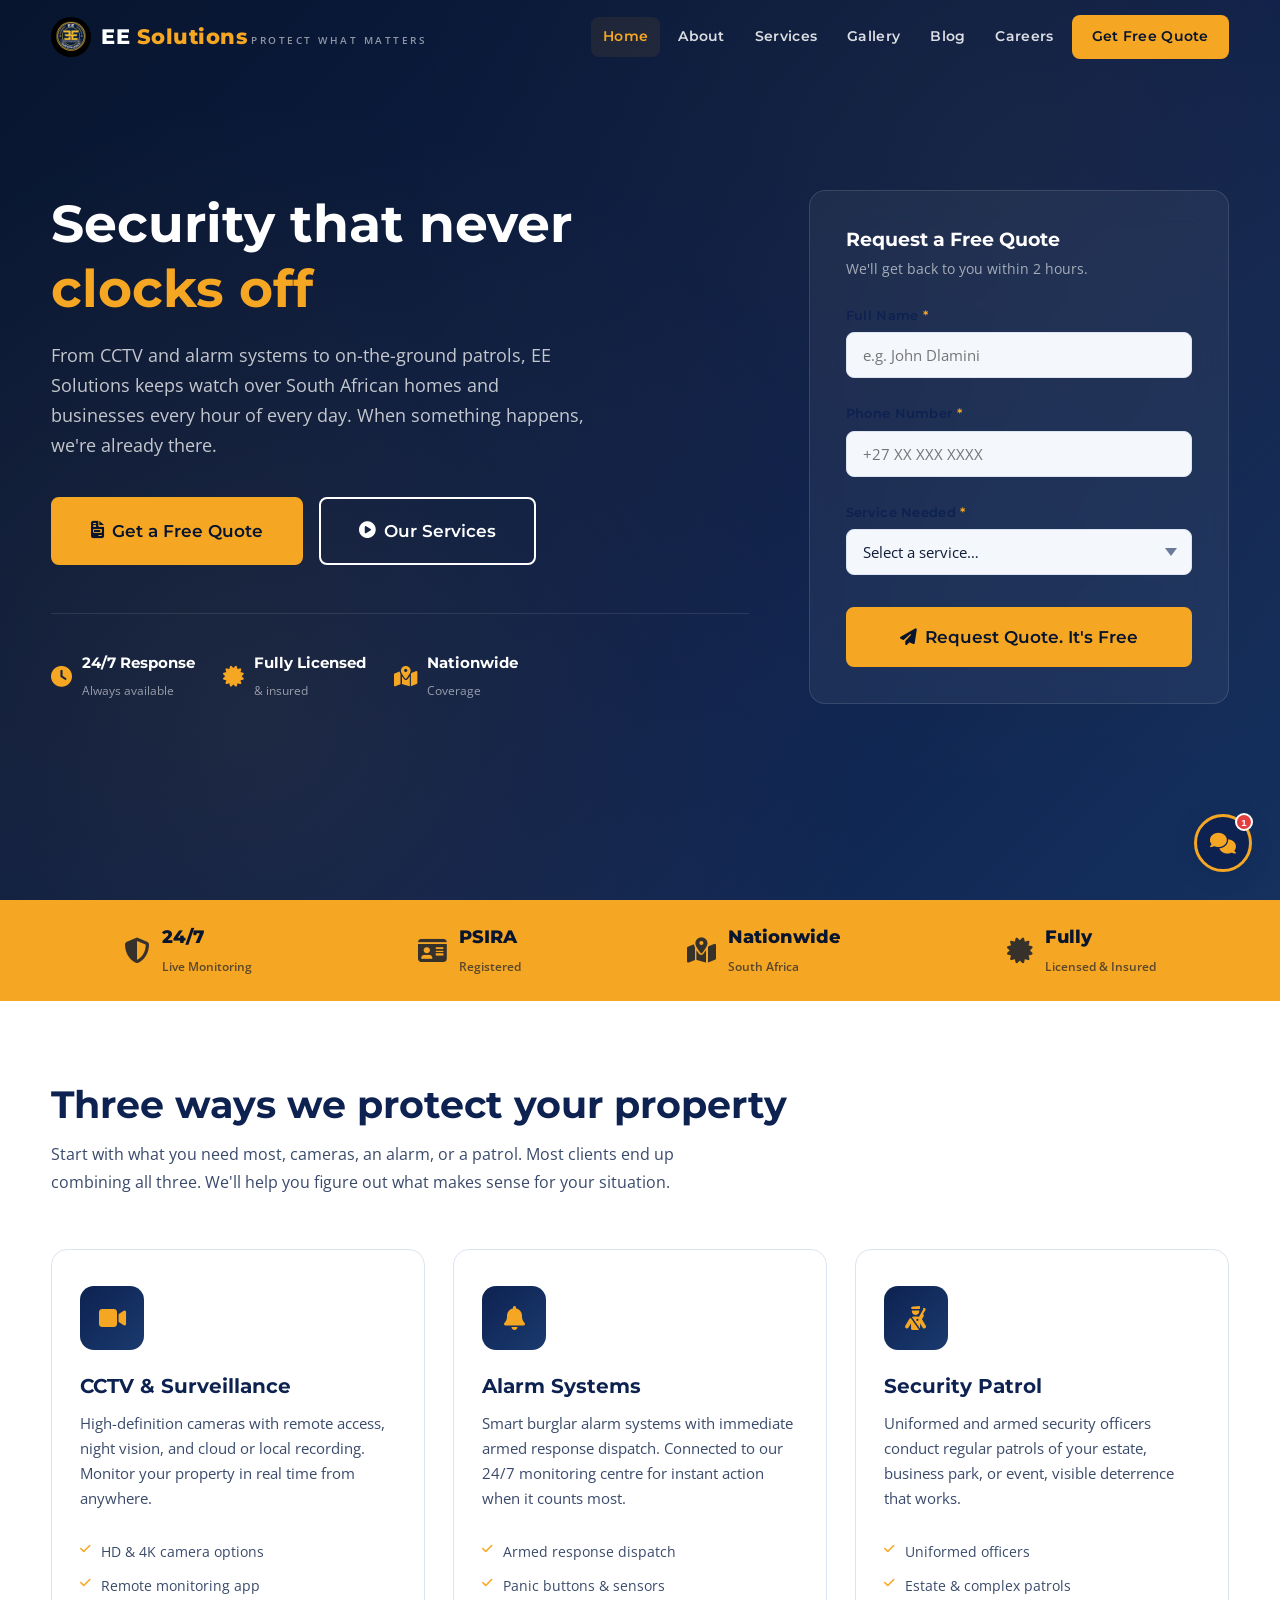
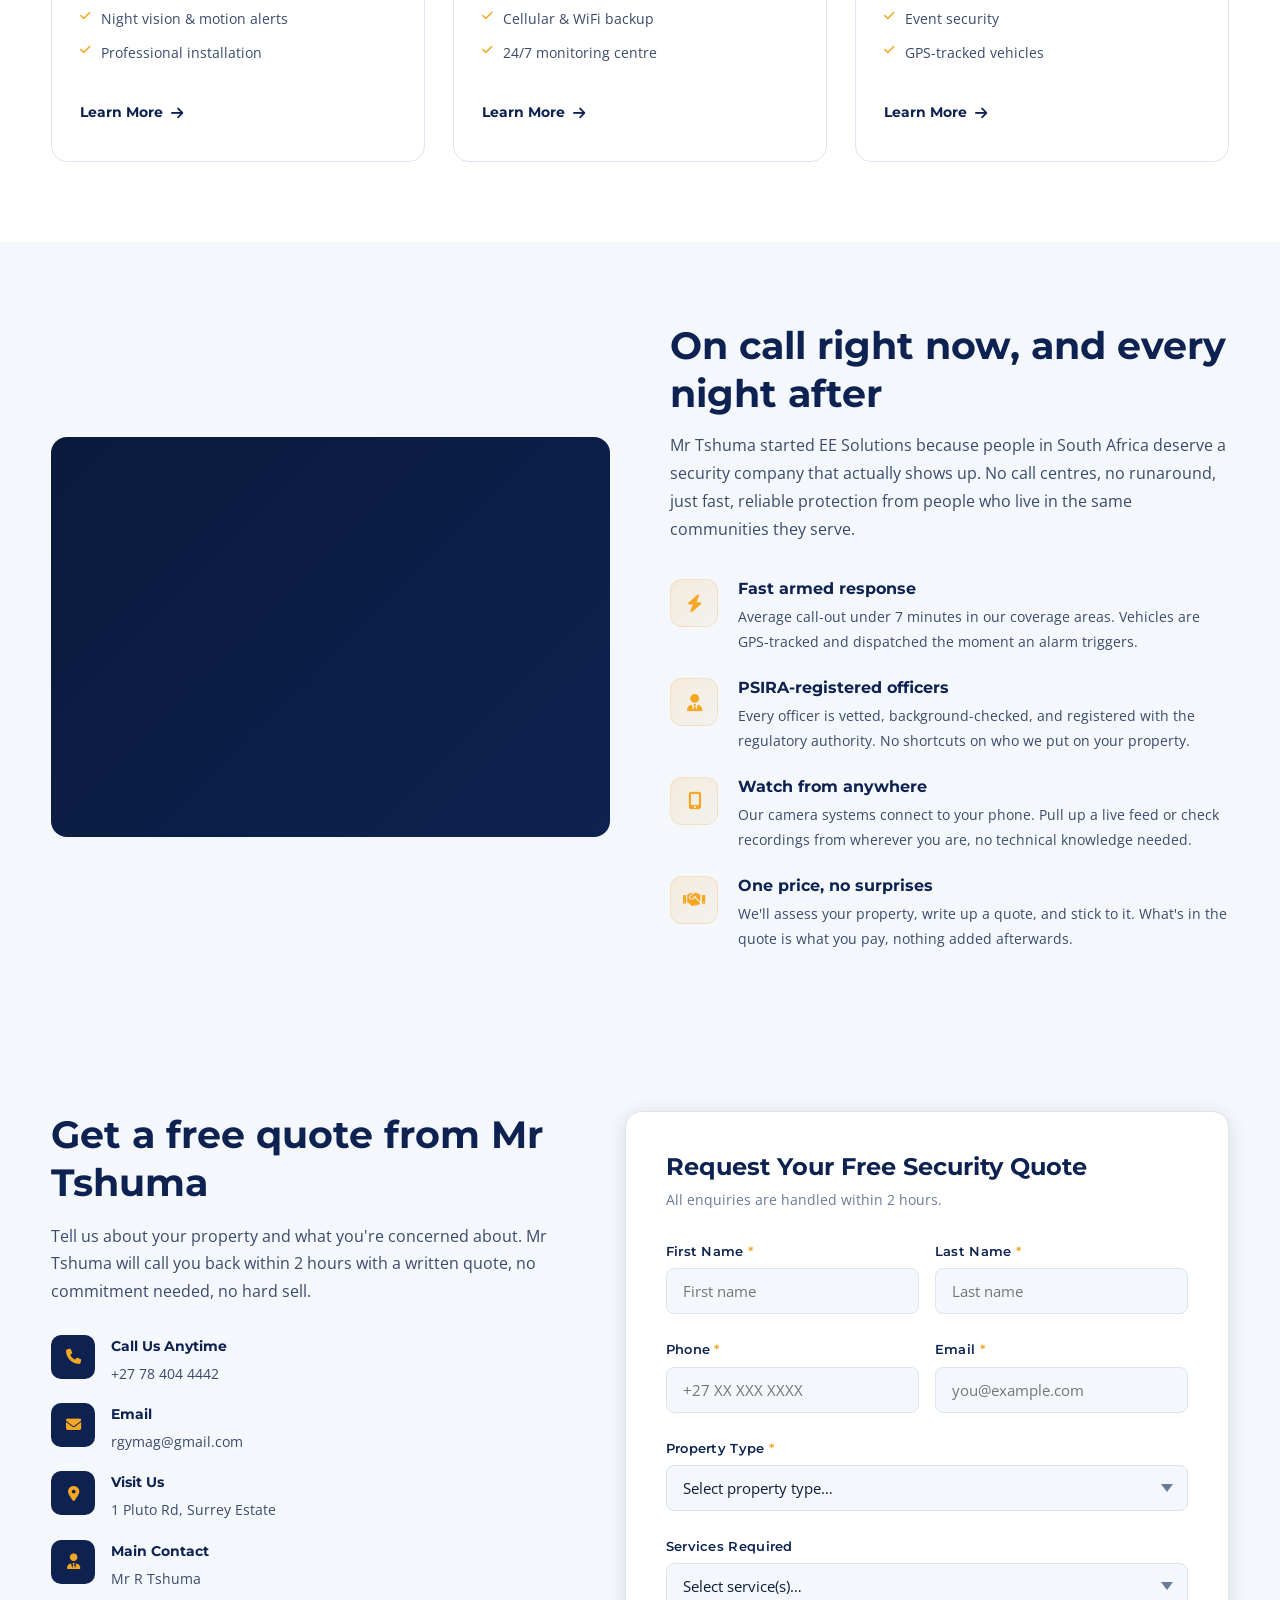
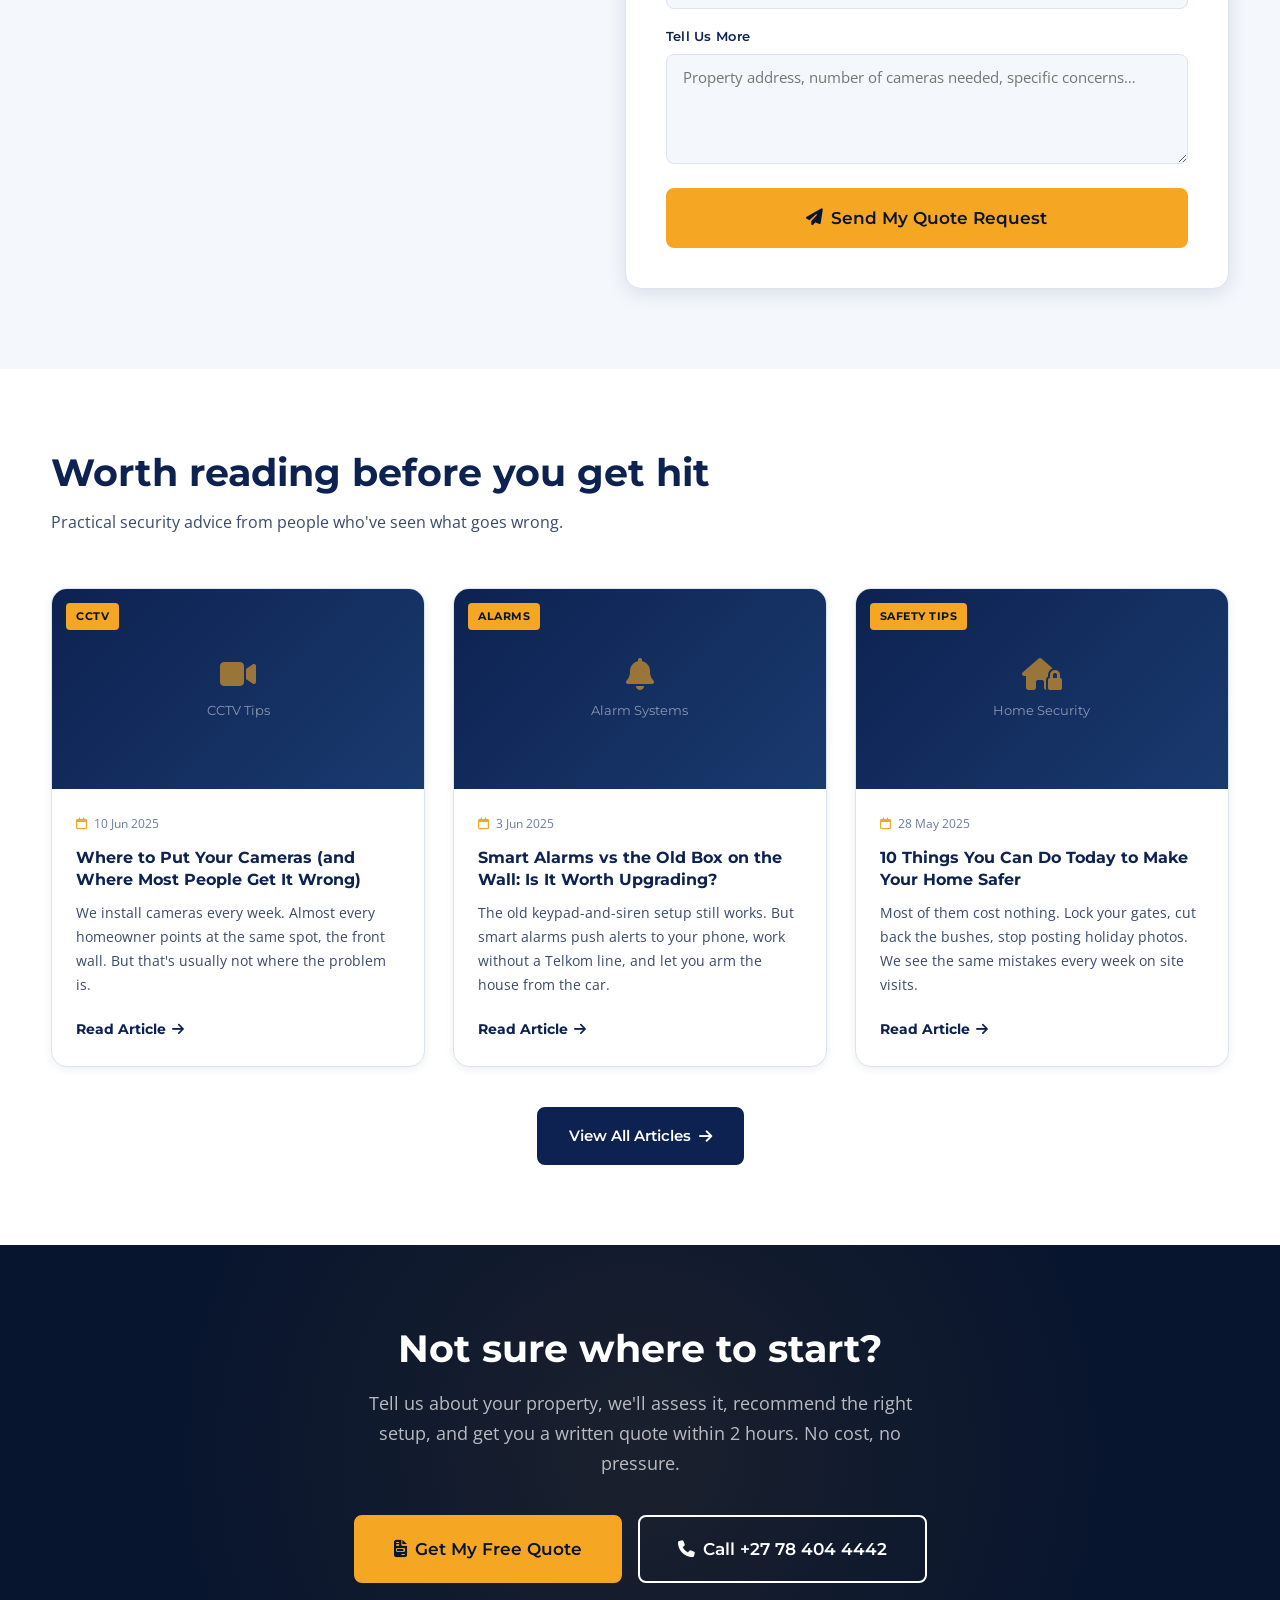
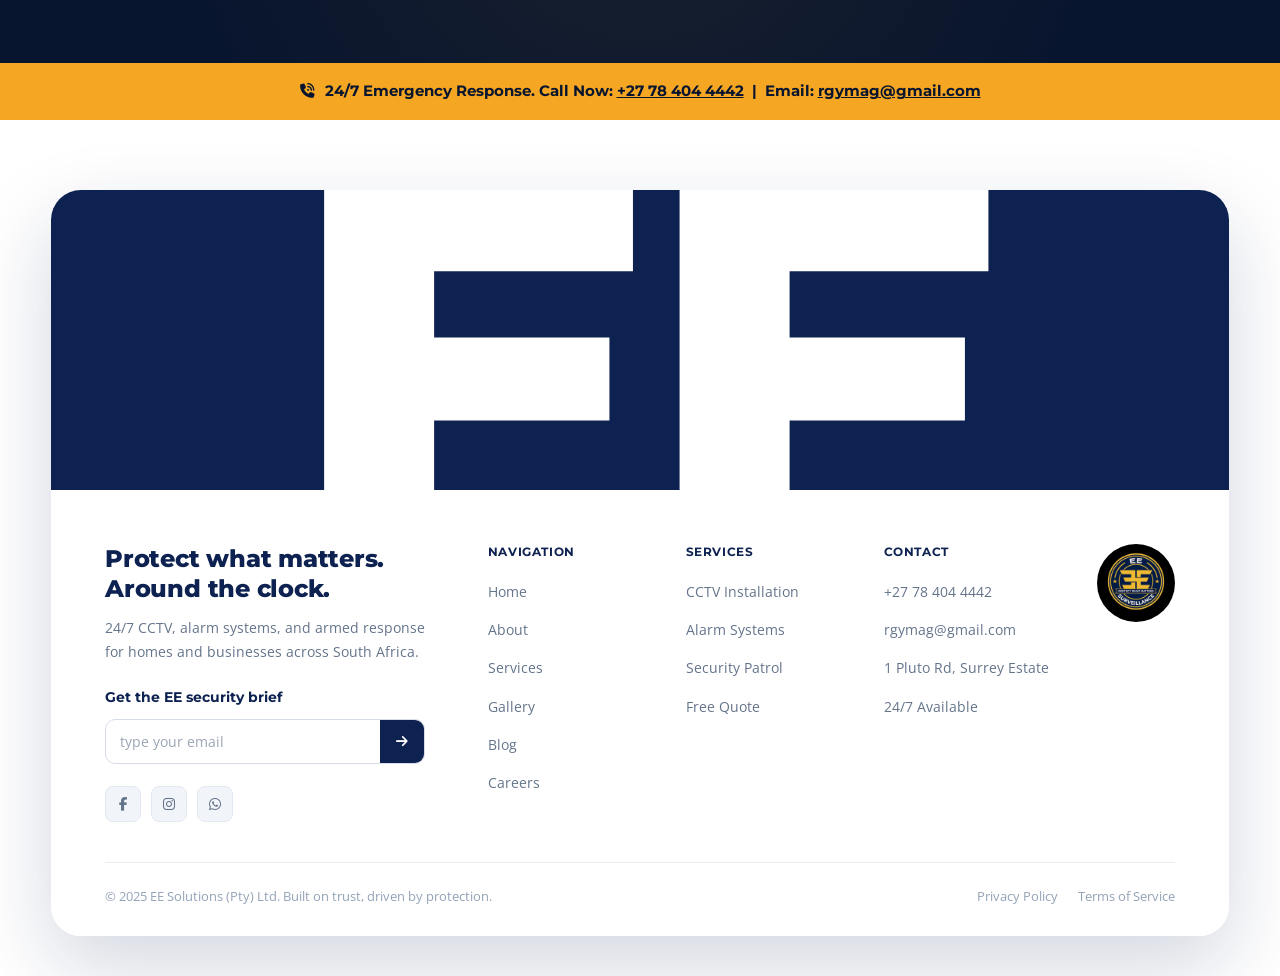
<file: index.html>
<!DOCTYPE html>
<html lang="en">
<head>
  <meta charset="UTF-8" />
  <link rel="icon" type="image/x-icon" href="favicon.ico">
  <link rel="apple-touch-icon" href="images/apple-touch-icon.png">
  <meta name="viewport" content="width=device-width, initial-scale=1.0" />
  <title>EE Solutions – 24/7 Security, CCTV & Alarm Systems | South Africa</title>
  <meta name="description" content="EE Solutions provides professional CCTV installation, alarm systems, and security patrol services across South Africa, 24 hours a day, 7 days a week. Get a free quote today." />
  <meta name="keywords" content="security company South Africa, CCTV installation Cape Town, alarm systems, security patrol, EE Solutions, surveillance" />
  <link rel="preconnect" href="https://fonts.googleapis.com" />
  <link rel="preconnect" href="https://fonts.gstatic.com" crossorigin />
  <link href="https://fonts.googleapis.com/css2?family=Montserrat:wght@400;600;700;800&family=Open+Sans:ital,wght@0,400;0,600;1,400&display=swap" rel="stylesheet" />
  <link rel="stylesheet" href="https://cdnjs.cloudflare.com/ajax/libs/font-awesome/6.5.0/css/all.min.css" />
  <link rel="stylesheet" href="css/style.css" />
</head>
<body>

<!-- ===== NAVBAR ===== -->
<nav class="navbar" id="navbar">
  <div class="navbar-inner">
    <a href="index.html" class="logo">
      <img src="images/logo.png" alt="EE Surveillance" width="40" height="40">
      <div class="logo-text">
        <span class="logo-name">EE <span>Solutions</span></span>
        <span class="logo-tagline">Protect What Matters</span>
      </div>
    </a>
    <div class="nav-links">
      <a href="index.html">Home</a>
      <a href="about.html">About</a>
      <a href="services.html">Services</a>
      <a href="gallery.html">Gallery</a>
      <a href="blog.html">Blog</a>
      <a href="careers.html">Careers</a>
      <a href="contact.html" class="nav-cta">Get Free Quote</a>
    </div>
    <button class="hamburger" aria-label="Toggle menu">
      <span></span><span></span><span></span>
    </button>
  </div>
</nav>
<nav class="mobile-nav">
  <a href="index.html">Home</a>
  <a href="about.html">About Us</a>
  <a href="services.html">Services</a>
  <a href="gallery.html">Gallery</a>
  <a href="blog.html">Blog &amp; News</a>
  <a href="careers.html">Careers</a>
  <a href="contact.html" class="nav-cta">Get a Free Quote</a>
</nav>

<!-- ===== HERO ===== -->
<section class="hero">
  <div class="hero-bg"></div>
  <div class="hero-pattern"></div>
  <div class="hero-content">
    <div class="hero-text">
      <h1>Security that never <span>clocks off</span></h1>
      <p>From CCTV and alarm systems to on-the-ground patrols, EE Solutions keeps watch over South African homes and businesses every hour of every day. When something happens, we're already there.</p>
      <div class="hero-actions">
        <a href="contact.html" class="btn btn-primary btn-lg">
          <i class="fa-solid fa-file-invoice"></i> Get a Free Quote
        </a>
        <a href="services.html" class="btn btn-outline btn-lg">
          <i class="fa-solid fa-play-circle"></i> Our Services
        </a>
      </div>
      <div class="hero-trust">
        <div class="hero-trust-item">
          <i class="fa-solid fa-clock"></i>
          <div class="hero-trust-text">
            <strong>24/7 Response</strong>
            <span>Always available</span>
          </div>
        </div>
        <div class="hero-trust-item">
          <i class="fa-solid fa-certificate"></i>
          <div class="hero-trust-text">
            <strong>Fully Licensed</strong>
            <span>&amp; insured</span>
          </div>
        </div>
        <div class="hero-trust-item">
          <i class="fa-solid fa-map-location-dot"></i>
          <div class="hero-trust-text">
            <strong>Nationwide</strong>
            <span>Coverage</span>
          </div>
        </div>
      </div>
    </div>

    <!-- Quick Quote Card -->
    <div class="hero-card fade-in">
      <h3>Request a Free Quote</h3>
      <p>We'll get back to you within 2 hours.</p>
      <form data-validate id="heroForm">
        <div class="form-group">
          <label>Full Name <span>*</span></label>
          <input type="text" name="name" placeholder="e.g. John Dlamini" required />
          <span class="form-error-msg"></span>
        </div>
        <div class="form-group">
          <label>Phone Number <span>*</span></label>
          <input type="tel" name="phone" placeholder="+27 XX XXX XXXX" required />
          <span class="form-error-msg"></span>
        </div>
        <div class="form-group">
          <label>Service Needed <span>*</span></label>
          <select name="service" required>
            <option value="">Select a service…</option>
            <option>CCTV Installation</option>
            <option>Alarm System</option>
            <option>Security Patrol</option>
            <option>24/7 Monitoring</option>
            <option>Multiple Services</option>
          </select>
          <span class="form-error-msg"></span>
        </div>
        <button type="submit" class="btn btn-primary btn-lg form-submit">
          <i class="fa-solid fa-paper-plane"></i> Request Quote. It's Free
        </button>
      </form>
      <div class="form-success">
        <i class="fa-solid fa-circle-check"></i>
        <h4>Quote Request Received!</h4>
        <p>Thank you! Mr Tshuma will contact you within 2 hours to discuss your security needs.</p>
      </div>
    </div>
  </div>
</section>

<!-- ===== TRUST BAR ===== -->
<div class="trust-bar">
  <div class="container">
    <div class="trust-bar-inner">
      <div class="trust-item">
        <i class="fa-solid fa-shield-halved"></i>
        <div class="trust-item-text">
          <strong>24/7</strong>
          <span>Live Monitoring</span>
        </div>
      </div>
      <div class="trust-item">
        <i class="fa-solid fa-id-card"></i>
        <div class="trust-item-text">
          <strong>PSIRA</strong>
          <span>Registered</span>
        </div>
      </div>
      <div class="trust-item">
        <i class="fa-solid fa-map-location-dot"></i>
        <div class="trust-item-text">
          <strong>Nationwide</strong>
          <span>South Africa</span>
        </div>
      </div>
      <div class="trust-item">
        <i class="fa-solid fa-certificate"></i>
        <div class="trust-item-text">
          <strong>Fully</strong>
          <span>Licensed &amp; Insured</span>
        </div>
      </div>
    </div>
  </div>
</div>

<!-- ===== SERVICES ===== -->
<section>
  <div class="container">
    <div class="section-intro fade-in">
      <h2>Three ways we protect your property</h2>
      <p>Start with what you need most, cameras, an alarm, or a patrol. Most clients end up combining all three. We'll help you figure out what makes sense for your situation.</p>
    </div>
    <div class="services-grid">
      <div class="service-card fade-in delay-1">
        <div class="service-icon"><i class="fa-solid fa-video"></i></div>
        <h3>CCTV &amp; Surveillance</h3>
        <p>High-definition cameras with remote access, night vision, and cloud or local recording. Monitor your property in real time from anywhere.</p>
        <ul class="service-features">
          <li><i class="fa-solid fa-check"></i> HD &amp; 4K camera options</li>
          <li><i class="fa-solid fa-check"></i> Remote monitoring app</li>
          <li><i class="fa-solid fa-check"></i> Night vision &amp; motion alerts</li>
          <li><i class="fa-solid fa-check"></i> Professional installation</li>
        </ul>
        <a href="services.html#cctv" class="service-link">Learn More <i class="fa-solid fa-arrow-right"></i></a>
      </div>

      <div class="service-card fade-in delay-2">
        <div class="service-icon"><i class="fa-solid fa-bell"></i></div>
        <h3>Alarm Systems</h3>
        <p>Smart burglar alarm systems with immediate armed response dispatch. Connected to our 24/7 monitoring centre for instant action when it counts most.</p>
        <ul class="service-features">
          <li><i class="fa-solid fa-check"></i> Armed response dispatch</li>
          <li><i class="fa-solid fa-check"></i> Panic buttons &amp; sensors</li>
          <li><i class="fa-solid fa-check"></i> Cellular &amp; WiFi backup</li>
          <li><i class="fa-solid fa-check"></i> 24/7 monitoring centre</li>
        </ul>
        <a href="services.html#alarms" class="service-link">Learn More <i class="fa-solid fa-arrow-right"></i></a>
      </div>

      <div class="service-card fade-in delay-3">
        <div class="service-icon"><i class="fa-solid fa-person-military-rifle"></i></div>
        <h3>Security Patrol</h3>
        <p>Uniformed and armed security officers conduct regular patrols of your estate, business park, or event, visible deterrence that works.</p>
        <ul class="service-features">
          <li><i class="fa-solid fa-check"></i> Uniformed officers</li>
          <li><i class="fa-solid fa-check"></i> Estate &amp; complex patrols</li>
          <li><i class="fa-solid fa-check"></i> Event security</li>
          <li><i class="fa-solid fa-check"></i> GPS-tracked vehicles</li>
        </ul>
        <a href="services.html#patrol" class="service-link">Learn More <i class="fa-solid fa-arrow-right"></i></a>
      </div>
    </div>
  </div>
</section>

<!-- ===== WHY CHOOSE US ===== -->
<section class="why-section">
  <div class="container">
    <div class="why-grid">
      <div class="why-visual fade-in">
        <div class="why-image"></div>
      </div>
      <div class="fade-in delay-2">
        <h2>On call right now, and every night after</h2>
        <p style="margin-top: 14px; margin-bottom: 32px; font-size: 1.02rem;">Mr Tshuma started EE Solutions because people in South Africa deserve a security company that actually shows up. No call centres, no runaround, just fast, reliable protection from people who live in the same communities they serve.</p>
        <div class="why-list">
          <div class="why-item">
            <div class="why-item-icon"><i class="fa-solid fa-bolt"></i></div>
            <div>
              <h4>Fast armed response</h4>
              <p>Average call-out under 7 minutes in our coverage areas. Vehicles are GPS-tracked and dispatched the moment an alarm triggers.</p>
            </div>
          </div>
          <div class="why-item">
            <div class="why-item-icon"><i class="fa-solid fa-user-tie"></i></div>
            <div>
              <h4>PSIRA-registered officers</h4>
              <p>Every officer is vetted, background-checked, and registered with the regulatory authority. No shortcuts on who we put on your property.</p>
            </div>
          </div>
          <div class="why-item">
            <div class="why-item-icon"><i class="fa-solid fa-mobile-screen-button"></i></div>
            <div>
              <h4>Watch from anywhere</h4>
              <p>Our camera systems connect to your phone. Pull up a live feed or check recordings from wherever you are, no technical knowledge needed.</p>
            </div>
          </div>
          <div class="why-item">
            <div class="why-item-icon"><i class="fa-solid fa-handshake"></i></div>
            <div>
              <h4>One price, no surprises</h4>
              <p>We'll assess your property, write up a quote, and stick to it. What's in the quote is what you pay, nothing added afterwards.</p>
            </div>
          </div>
        </div>
      </div>
    </div>
  </div>
</section>

<!-- ===== QUOTE SECTION ===== -->
<section class="quote-section" id="quote">
  <div class="container">
    <div class="quote-inner">
      <div class="quote-info fade-in">
        <h2>Get a free quote from Mr Tshuma</h2>
        <p style="margin-top: 12px;">Tell us about your property and what you're concerned about. Mr Tshuma will call you back within 2 hours with a written quote, no commitment needed, no hard sell.</p>
        <div class="contact-list">
          <div class="contact-item">
            <div class="contact-icon"><i class="fa-solid fa-phone"></i></div>
            <div class="contact-detail">
              <strong>Call Us Anytime</strong>
              <a href="tel:+27784044442">+27 78 404 4442</a>
            </div>
          </div>
          <div class="contact-item">
            <div class="contact-icon"><i class="fa-solid fa-envelope"></i></div>
            <div class="contact-detail">
              <strong>Email</strong>
              <a href="mailto:rgymag@gmail.com">rgymag@gmail.com</a>
            </div>
          </div>
          <div class="contact-item">
            <div class="contact-icon"><i class="fa-solid fa-location-dot"></i></div>
            <div class="contact-detail">
              <strong>Visit Us</strong>
              <span>1 Pluto Rd, Surrey Estate</span>
            </div>
          </div>
          <div class="contact-item">
            <div class="contact-icon"><i class="fa-solid fa-user-tie"></i></div>
            <div class="contact-detail">
              <strong>Main Contact</strong>
              <span>Mr R Tshuma</span>
            </div>
          </div>
        </div>
      </div>

      <div class="fade-in delay-2">
        <div class="form-card">
          <h3>Request Your Free Security Quote</h3>
          <p>All enquiries are handled within 2 hours.</p>
          <form data-validate id="mainQuoteForm">
            <div class="form-row">
              <div class="form-group">
                <label>First Name <span>*</span></label>
                <input type="text" name="fname" placeholder="First name" required />
                <span class="form-error-msg"></span>
              </div>
              <div class="form-group">
                <label>Last Name <span>*</span></label>
                <input type="text" name="lname" placeholder="Last name" required />
                <span class="form-error-msg"></span>
              </div>
            </div>
            <div class="form-row">
              <div class="form-group">
                <label>Phone <span>*</span></label>
                <input type="tel" name="phone" placeholder="+27 XX XXX XXXX" required />
                <span class="form-error-msg"></span>
              </div>
              <div class="form-group">
                <label>Email <span>*</span></label>
                <input type="email" name="email" placeholder="you@example.com" required />
                <span class="form-error-msg"></span>
              </div>
            </div>
            <div class="form-group">
              <label>Property Type <span>*</span></label>
              <select name="property" required>
                <option value="">Select property type…</option>
                <option>Residential Home</option>
                <option>Business / Office</option>
                <option>Retail Store</option>
                <option>Estate / Complex</option>
                <option>Industrial / Warehouse</option>
                <option>Other</option>
              </select>
              <span class="form-error-msg"></span>
            </div>
            <div class="form-group">
              <label>Services Required</label>
              <select name="service">
                <option value="">Select service(s)…</option>
                <option>CCTV Installation</option>
                <option>Alarm System</option>
                <option>Security Patrol</option>
                <option>24/7 Monitoring</option>
                <option>All of the above</option>
              </select>
            </div>
            <div class="form-group">
              <label>Tell Us More</label>
              <textarea name="message" placeholder="Property address, number of cameras needed, specific concerns…"></textarea>
            </div>
            <button type="submit" class="btn btn-primary btn-lg form-submit">
              <i class="fa-solid fa-paper-plane"></i> Send My Quote Request
            </button>
          </form>
          <div class="form-success">
            <i class="fa-solid fa-circle-check"></i>
            <h4>Quote Request Received!</h4>
            <p>Thank you! Mr Tshuma will call or email you within 2 hours with your free, personalised security quote.</p>
          </div>
        </div>
      </div>
    </div>
  </div>
</section>

<!-- ===== BLOG PREVIEW ===== -->
<section>
  <div class="container">
    <div class="section-intro fade-in">
      <h2>Worth reading before you get hit</h2>
      <p>Practical security advice from people who've seen what goes wrong.</p>
    </div>
    <div class="blog-grid">
      <article class="blog-card fade-in delay-1">
        <div class="blog-image">
          <div class="gallery-placeholder"><i class="fa-solid fa-video"></i><span>CCTV Tips</span></div>
          <span class="blog-cat">CCTV</span>
        </div>
        <div class="blog-body">
          <div class="blog-meta">
            <span><i class="fa-regular fa-calendar"></i> 10 Jun 2025</span>
          </div>
          <h4>Where to Put Your Cameras (and Where Most People Get It Wrong)</h4>
          <p>We install cameras every week. Almost every homeowner points at the same spot, the front wall. But that's usually not where the problem is.</p>
          <a href="blog.html#cctv-placement" class="blog-read-more">Read Article <i class="fa-solid fa-arrow-right"></i></a>
        </div>
      </article>
      <article class="blog-card fade-in delay-2">
        <div class="blog-image">
          <div class="gallery-placeholder"><i class="fa-solid fa-bell"></i><span>Alarm Systems</span></div>
          <span class="blog-cat">Alarms</span>
        </div>
        <div class="blog-body">
          <div class="blog-meta">
            <span><i class="fa-regular fa-calendar"></i> 3 Jun 2025</span>
          </div>
          <h4>Smart Alarms vs the Old Box on the Wall: Is It Worth Upgrading?</h4>
          <p>The old keypad-and-siren setup still works. But smart alarms push alerts to your phone, work without a Telkom line, and let you arm the house from the car.</p>
          <a href="blog.html#smart-alarms" class="blog-read-more">Read Article <i class="fa-solid fa-arrow-right"></i></a>
        </div>
      </article>
      <article class="blog-card fade-in delay-3">
        <div class="blog-image">
          <div class="gallery-placeholder"><i class="fa-solid fa-house-lock"></i><span>Home Security</span></div>
          <span class="blog-cat">Safety Tips</span>
        </div>
        <div class="blog-body">
          <div class="blog-meta">
            <span><i class="fa-regular fa-calendar"></i> 28 May 2025</span>
          </div>
          <h4>10 Things You Can Do Today to Make Your Home Safer</h4>
          <p>Most of them cost nothing. Lock your gates, cut back the bushes, stop posting holiday photos. We see the same mistakes every week on site visits.</p>
          <a href="blog.html#harder-target" class="blog-read-more">Read Article <i class="fa-solid fa-arrow-right"></i></a>
        </div>
      </article>
    </div>
    <div style="text-align:center; margin-top: 40px;" class="fade-in">
      <a href="blog.html" class="btn btn-navy">View All Articles <i class="fa-solid fa-arrow-right"></i></a>
    </div>
  </div>
</section>

<!-- ===== CTA BANNER ===== -->
<section class="cta-banner">
  <div class="container">
    <div class="cta-banner-content fade-in">
      <h2 style="color:var(--white);">Not sure where to start?</h2>
      <p>Tell us about your property, we'll assess it, recommend the right setup, and get you a written quote within 2 hours. No cost, no pressure.</p>
      <div class="cta-banner-actions">
        <a href="contact.html" class="btn btn-primary btn-lg">
          <i class="fa-solid fa-file-invoice"></i> Get My Free Quote
        </a>
        <a href="tel:+27784044442" class="btn btn-outline btn-lg">
          <i class="fa-solid fa-phone"></i> Call +27 78 404 4442
        </a>
      </div>
    </div>
  </div>
</section>

<!-- ===== EMERGENCY BANNER ===== -->
<div class="emergency-banner">
  <p><i class="fa-solid fa-phone-volume"></i> 24/7 Emergency Response. Call Now: <a href="tel:+27784044442">+27 78 404 4442</a> &nbsp;|&nbsp; Email: <a href="mailto:rgymag@gmail.com">rgymag@gmail.com</a></p>
</div>

<!-- ===== FOOTER ===== -->
<footer class="footer-negative">
  <div class="container">
    <div class="footer-neg-card">
      <div class="footer-neg-block">
        <span class="footer-wordmark">EE</span>
      </div>
      <div class="footer-neg-panel">
        <div class="footer-neg-grid">
          <div class="footer-neg-intro">
            <h3>Protect what matters.<br>Around the clock.</h3>
            <p>24/7 CCTV, alarm systems, and armed response for homes and businesses across South Africa.</p>
            <span class="footer-neg-news-label">Get the EE security brief</span>
            <form class="footer-neg-form" onsubmit="return false;">
              <input type="email" placeholder="type your email" aria-label="Email address" />
              <button type="submit" aria-label="Subscribe"><i class="fa-solid fa-arrow-right"></i></button>
            </form>
            <div class="social-links">
              <a href="#" class="social-link" aria-label="Facebook"><i class="fa-brands fa-facebook-f"></i></a>
              <a href="#" class="social-link" aria-label="Instagram"><i class="fa-brands fa-instagram"></i></a>
              <a href="#" class="social-link" aria-label="WhatsApp"><i class="fa-brands fa-whatsapp"></i></a>
            </div>
          </div>
          <div class="footer-neg-col">
            <h5>Navigation</h5>
            <ul>
              <li><a href="index.html">Home</a></li>
              <li><a href="about.html">About</a></li>
              <li><a href="services.html">Services</a></li>
              <li><a href="gallery.html">Gallery</a></li>
              <li><a href="blog.html">Blog</a></li>
              <li><a href="careers.html">Careers</a></li>
            </ul>
          </div>
          <div class="footer-neg-col">
            <h5>Services</h5>
            <ul>
              <li><a href="services.html#cctv">CCTV Installation</a></li>
              <li><a href="services.html#alarms">Alarm Systems</a></li>
              <li><a href="services.html#patrol">Security Patrol</a></li>
              <li><a href="contact.html">Free Quote</a></li>
            </ul>
          </div>
          <div class="footer-neg-col">
            <h5>Contact</h5>
            <ul>
              <li><a href="tel:+27784044442">+27 78 404 4442</a></li>
              <li><a href="mailto:rgymag@gmail.com">rgymag@gmail.com</a></li>
              <li><span>1 Pluto Rd, Surrey Estate</span></li>
              <li><span>24/7 Available</span></li>
            </ul>
          </div>
          <div class="footer-neg-badge">
            <img src="images/logo.png" alt="EE Solutions" width="78" height="78" />
          </div>
        </div>
        <div class="footer-neg-bottom">
          <p>&copy; 2025 EE Solutions (Pty) Ltd. Built on trust, driven by protection.</p>
          <div class="footer-bottom-links"><a href="#">Privacy Policy</a><a href="#">Terms of Service</a></div>
        </div>
      </div>
    </div>
  </div>
</footer>

<!-- ===== CHAT WIDGET ===== -->
<div class="chat-widget">
  <div class="chat-panel">
    <div class="chat-header">
      <div class="chat-avatar"><i class="fa-solid fa-headset"></i></div>
      <div class="chat-header-info">
        <h5>EE Solutions Support</h5>
        <span><span class="online-dot"></span> Typically replies within 1 hour</span>
      </div>
      <button class="chat-close" aria-label="Close chat"><i class="fa-solid fa-xmark"></i></button>
    </div>
    <div class="chat-messages">
      <div class="chat-message">Hello! How can we help you today? Whether it's a quote, an emergency, or a general query, we're here 24/7.</div>
    </div>
    <div class="chat-body">
      <div class="form-group">
        <input type="text" name="chat-name" placeholder="Your name" />
      </div>
      <div class="form-group">
        <textarea name="chat-msg" placeholder="Type your message…"></textarea>
      </div>
      <button class="chat-send"><i class="fa-solid fa-paper-plane"></i> Send Message</button>
    </div>
  </div>
  <button class="chat-toggle" aria-label="Open live chat">
    <span class="chat-badge">1</span>
    <i class="fa-solid fa-comments"></i>
  </button>
</div>

<script src="js/main.js"></script>
</body>
</html>
</file>
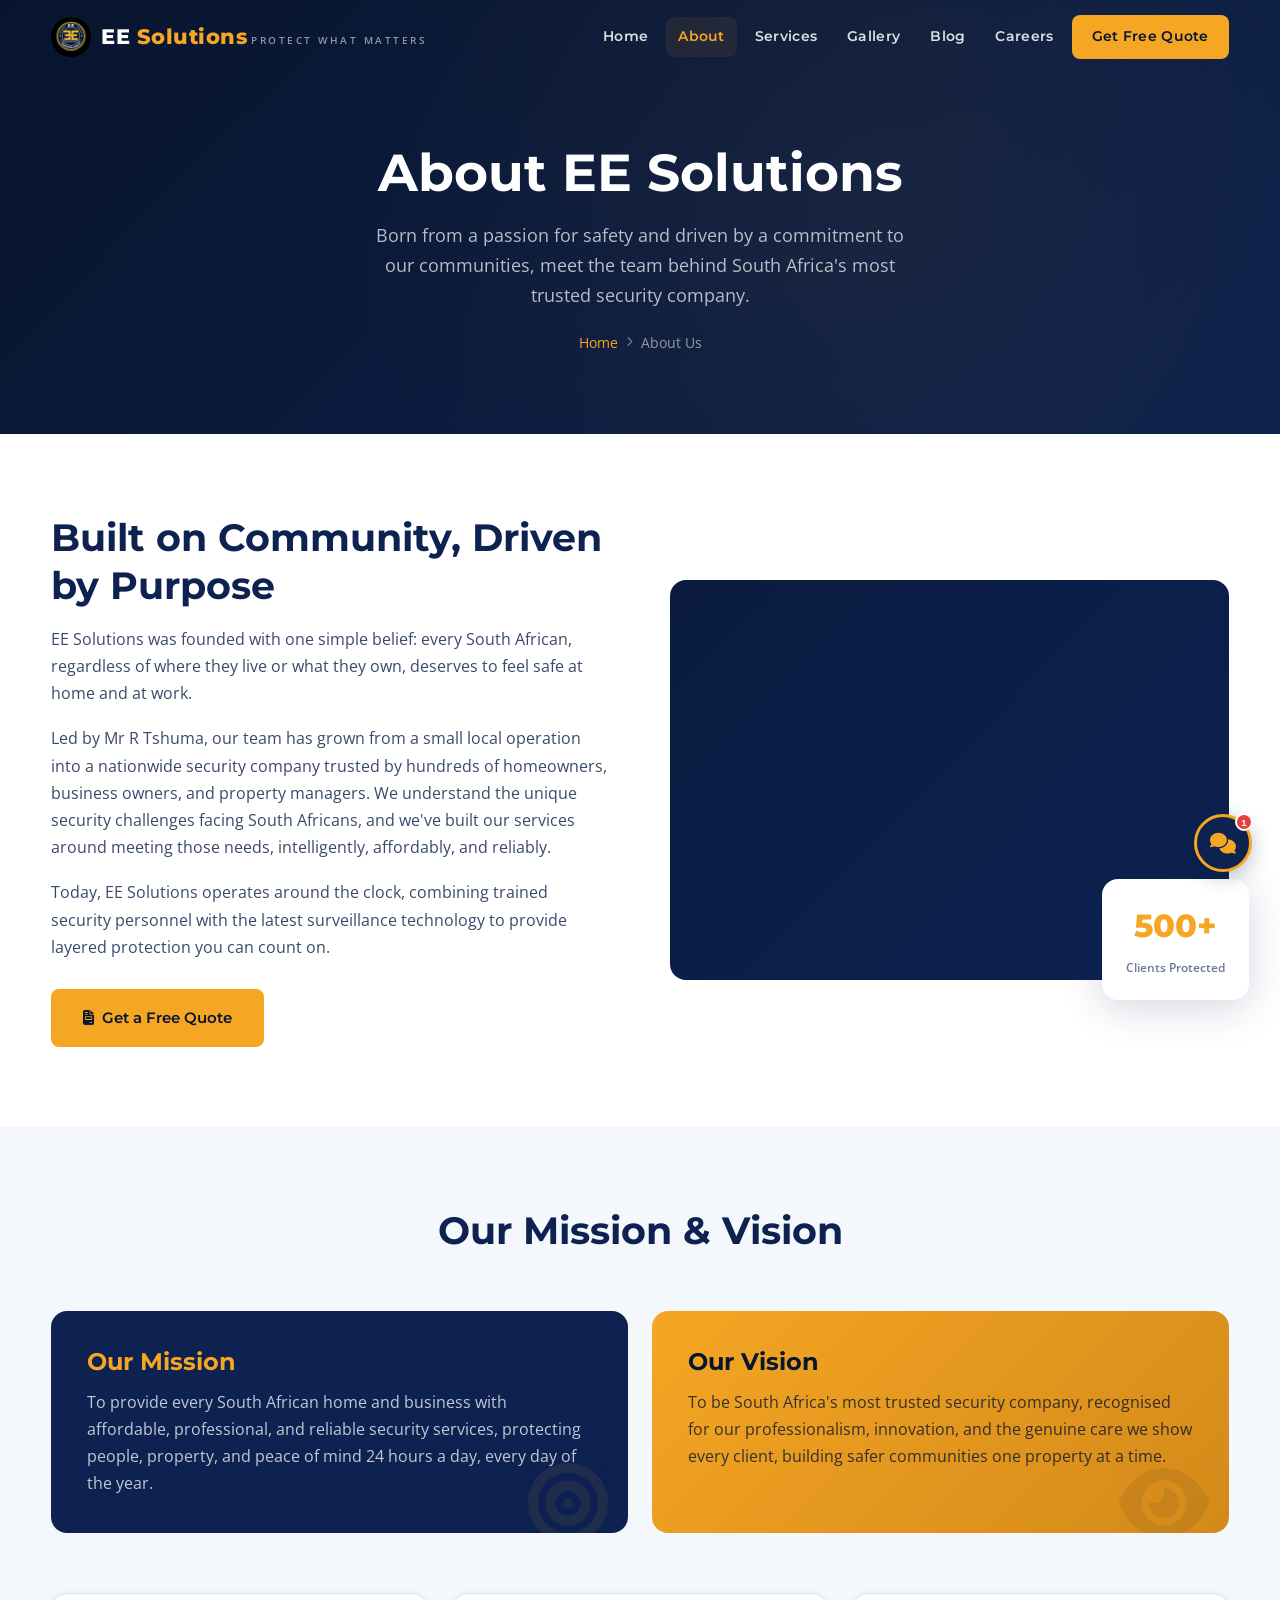
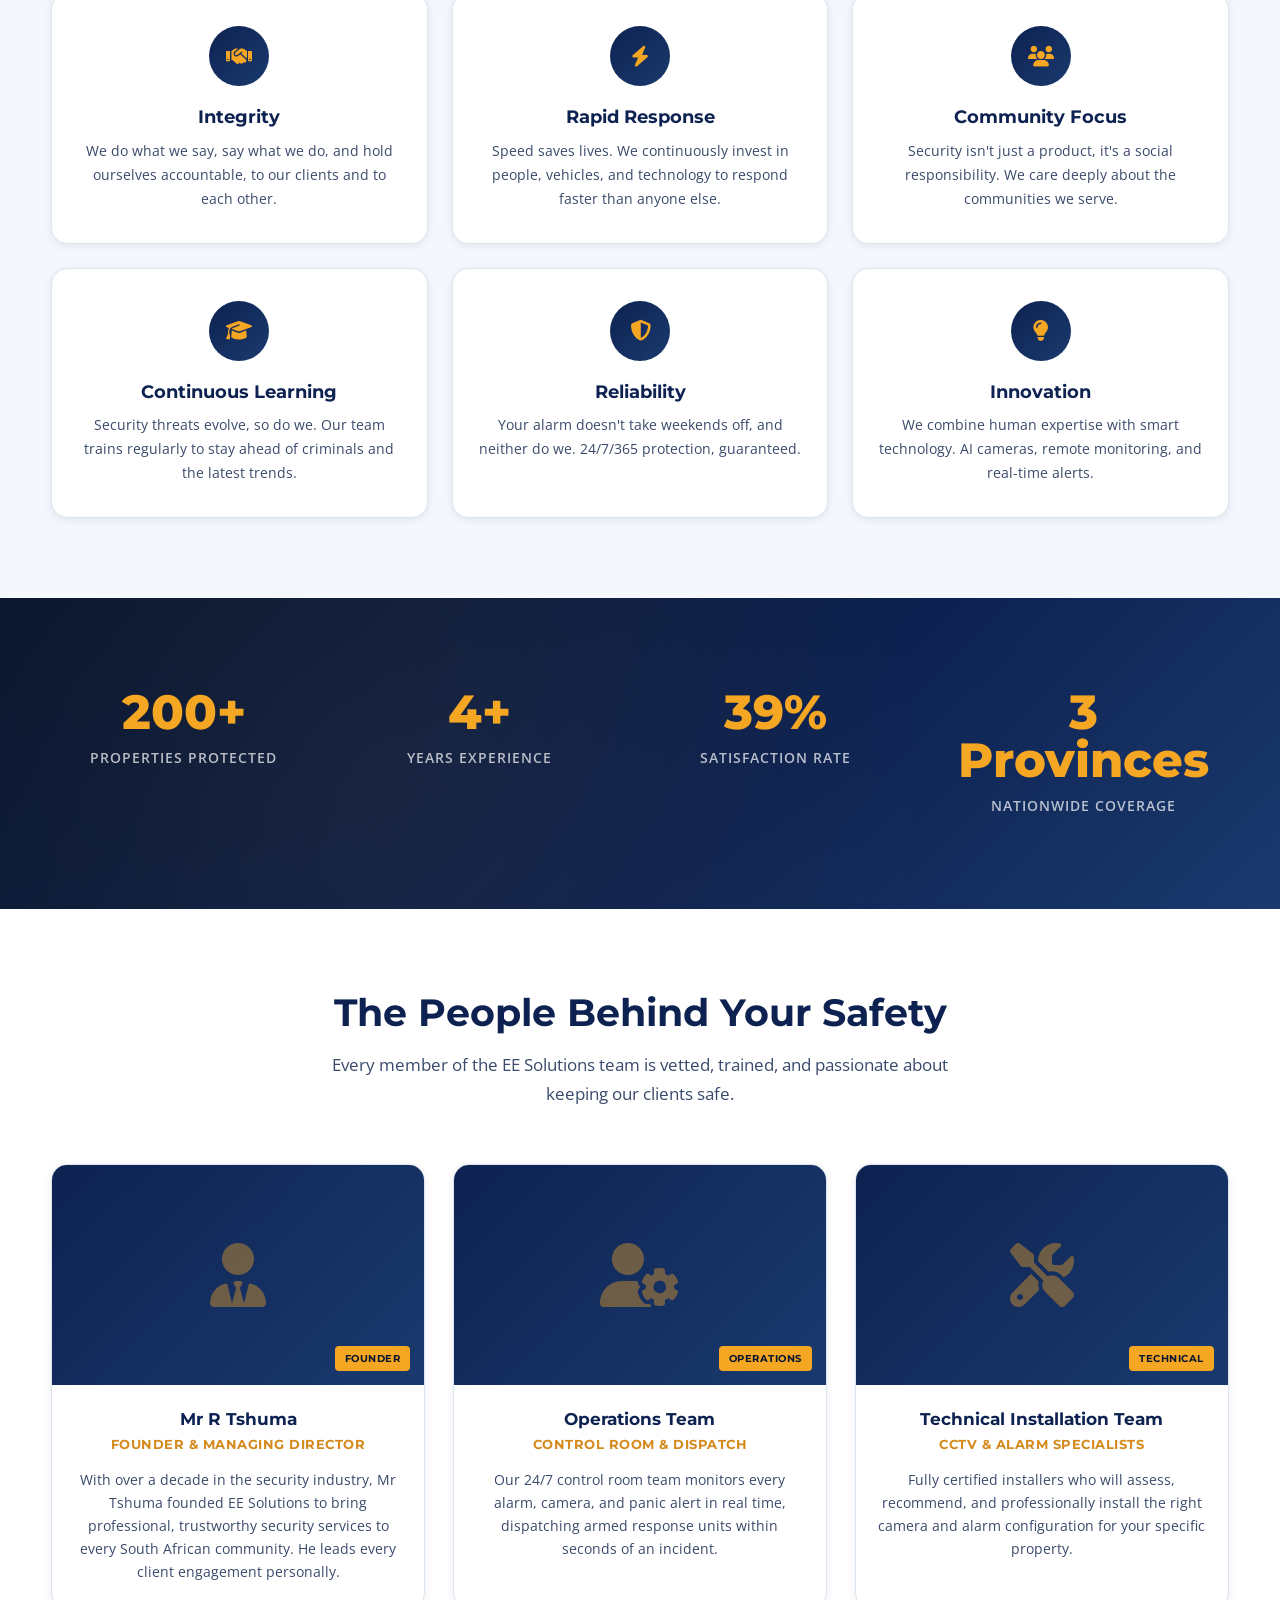
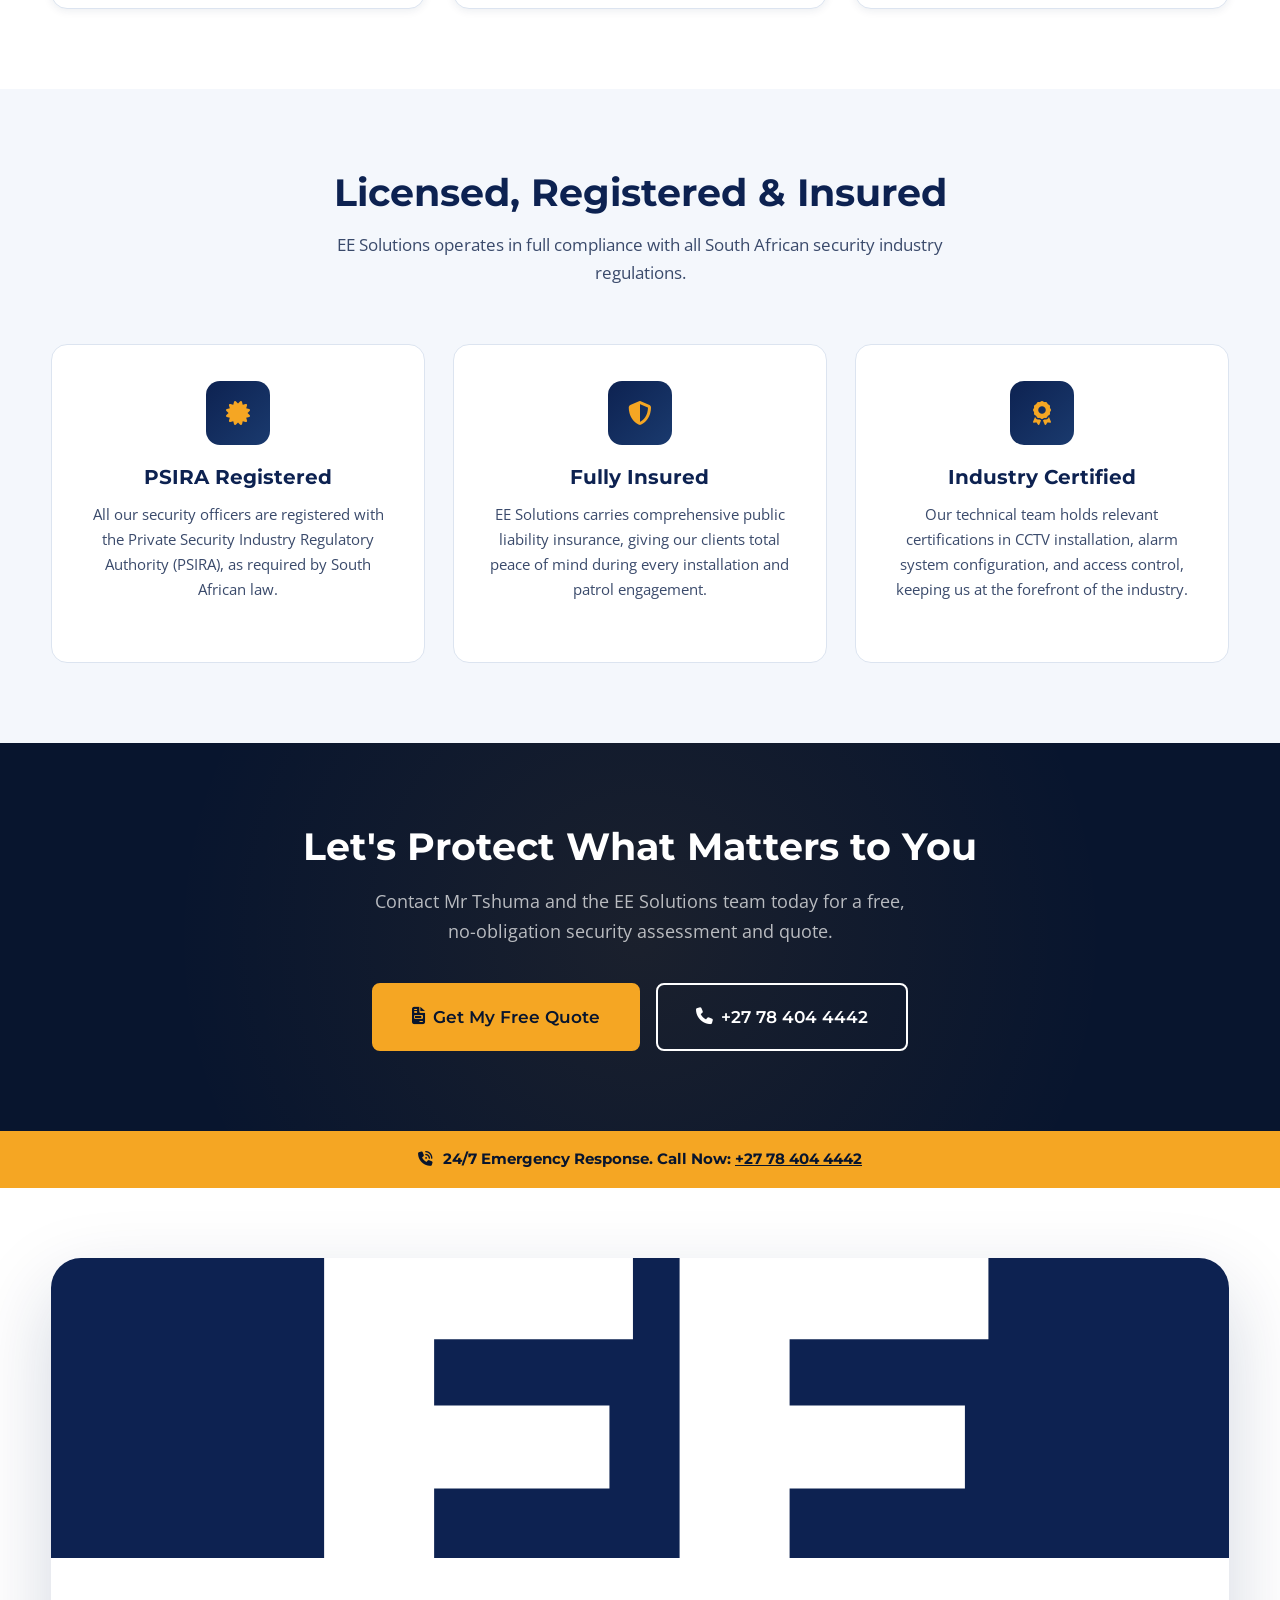
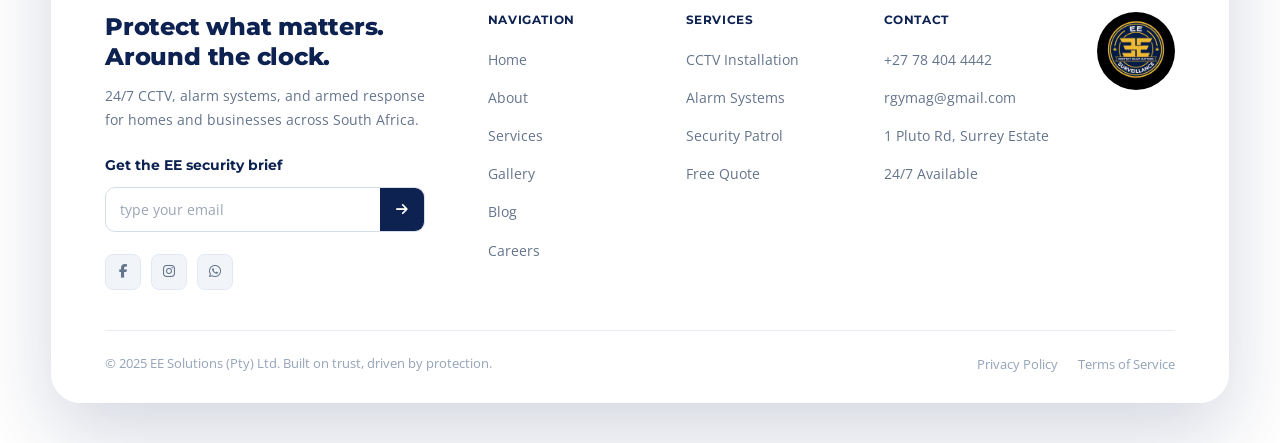
<file: about.html>
<!DOCTYPE html>
<html lang="en">
<head>
  <meta charset="UTF-8" />
  <link rel="icon" type="image/x-icon" href="favicon.ico">
  <link rel="apple-touch-icon" href="images/apple-touch-icon.png">
  <meta name="viewport" content="width=device-width, initial-scale=1.0" />
  <title>About Us | EE Solutions – Security &amp; Surveillance South Africa</title>
  <meta name="description" content="Learn about EE Solutions, our story, mission, values, and the dedicated team keeping South African homes and businesses safe around the clock." />
  <link rel="preconnect" href="https://fonts.googleapis.com" />
  <link rel="preconnect" href="https://fonts.gstatic.com" crossorigin />
  <link href="https://fonts.googleapis.com/css2?family=Montserrat:wght@400;600;700;800&family=Open+Sans:ital,wght@0,400;0,600;1,400&display=swap" rel="stylesheet" />
  <link rel="stylesheet" href="https://cdnjs.cloudflare.com/ajax/libs/font-awesome/6.5.0/css/all.min.css" />
  <link rel="stylesheet" href="css/style.css" />
</head>
<body>

<nav class="navbar" id="navbar">
  <div class="navbar-inner">
    <a href="index.html" class="logo">
      <img src="images/logo.png" alt="EE Surveillance" width="40" height="40">
      <div class="logo-text">
        <span class="logo-name">EE <span>Solutions</span></span>
        <span class="logo-tagline">Protect What Matters</span>
      </div>
    </a>
    <div class="nav-links">
      <a href="index.html">Home</a>
      <a href="about.html">About</a>
      <a href="services.html">Services</a>
      <a href="gallery.html">Gallery</a>
      <a href="blog.html">Blog</a>
      <a href="careers.html">Careers</a>
      <a href="contact.html" class="nav-cta">Get Free Quote</a>
    </div>
    <button class="hamburger" aria-label="Toggle menu"><span></span><span></span><span></span></button>
  </div>
</nav>
<nav class="mobile-nav">
  <a href="index.html">Home</a>
  <a href="about.html">About Us</a>
  <a href="services.html">Services</a>
  <a href="gallery.html">Gallery</a>
  <a href="blog.html">Blog &amp; News</a>
  <a href="careers.html">Careers</a>
  <a href="contact.html" class="nav-cta">Get a Free Quote</a>
</nav>

<!-- PAGE HERO -->
<section class="page-hero">
  <div class="page-hero-bg"></div>
  <div class="page-hero-pattern"></div>
  <div class="container page-hero-content">
    <h1>About EE Solutions</h1>
    <p>Born from a passion for safety and driven by a commitment to our communities, meet the team behind South Africa's most trusted security company.</p>
    <div class="breadcrumb">
      <a href="index.html">Home</a>
      <i class="fa-solid fa-chevron-right"></i>
      <span>About Us</span>
    </div>
  </div>
</section>

<!-- OUR STORY -->
<section>
  <div class="container">
    <div class="why-grid">
      <div class="fade-in">
        <h2>Built on Community, Driven by Purpose</h2>
        <p style="margin-top: 16px; margin-bottom: 18px;">EE Solutions was founded with one simple belief: every South African, regardless of where they live or what they own, deserves to feel safe at home and at work.</p>
        <p style="margin-bottom: 18px;">Led by Mr R Tshuma, our team has grown from a small local operation into a nationwide security company trusted by hundreds of homeowners, business owners, and property managers. We understand the unique security challenges facing South Africans, and we've built our services around meeting those needs, intelligently, affordably, and reliably.</p>
        <p>Today, EE Solutions operates around the clock, combining trained security personnel with the latest surveillance technology to provide layered protection you can count on.</p>
        <a href="contact.html" class="btn btn-primary" style="margin-top: 28px;">
          <i class="fa-solid fa-file-invoice"></i> Get a Free Quote
        </a>
      </div>
      <div class="why-visual fade-in delay-2">
        <div class="why-image" style="background-image: linear-gradient(135deg, rgba(8,21,46,0.5) 0%, rgba(13,34,81,0.3) 100%), url('https://images.unsplash.com/photo-1521791136064-7986c2920216?w=800&q=80');"></div>
        <div class="why-stat-card">
          <span class="stat-num">500+</span>
          <span>Clients Protected</span>
        </div>
      </div>
    </div>
  </div>
</section>

<!-- MISSION & VISION -->
<section class="bg-light">
  <div class="container">
    <div class="section-header fade-in">
      <h2>Our Mission &amp; Vision</h2>
    </div>
    <div class="mv-grid">
      <div class="mv-box mission fade-in delay-1">
        <i class="fa-solid fa-bullseye"></i>
        <h3>Our Mission</h3>
        <p>To provide every South African home and business with affordable, professional, and reliable security services, protecting people, property, and peace of mind 24 hours a day, every day of the year.</p>
      </div>
      <div class="mv-box vision fade-in delay-2">
        <i class="fa-solid fa-eye"></i>
        <h3>Our Vision</h3>
        <p>To be South Africa's most trusted security company, recognised for our professionalism, innovation, and the genuine care we show every client, building safer communities one property at a time.</p>
      </div>
    </div>

    <!-- VALUES -->
    <div class="values-grid">
      <div class="value-card fade-in delay-1">
        <div class="value-icon"><i class="fa-solid fa-handshake"></i></div>
        <h4>Integrity</h4>
        <p>We do what we say, say what we do, and hold ourselves accountable, to our clients and to each other.</p>
      </div>
      <div class="value-card fade-in delay-2">
        <div class="value-icon"><i class="fa-solid fa-bolt"></i></div>
        <h4>Rapid Response</h4>
        <p>Speed saves lives. We continuously invest in people, vehicles, and technology to respond faster than anyone else.</p>
      </div>
      <div class="value-card fade-in delay-3">
        <div class="value-icon"><i class="fa-solid fa-users"></i></div>
        <h4>Community Focus</h4>
        <p>Security isn't just a product, it's a social responsibility. We care deeply about the communities we serve.</p>
      </div>
      <div class="value-card fade-in delay-1">
        <div class="value-icon"><i class="fa-solid fa-graduation-cap"></i></div>
        <h4>Continuous Learning</h4>
        <p>Security threats evolve, so do we. Our team trains regularly to stay ahead of criminals and the latest trends.</p>
      </div>
      <div class="value-card fade-in delay-2">
        <div class="value-icon"><i class="fa-solid fa-shield-halved"></i></div>
        <h4>Reliability</h4>
        <p>Your alarm doesn't take weekends off, and neither do we. 24/7/365 protection, guaranteed.</p>
      </div>
      <div class="value-card fade-in delay-3">
        <div class="value-icon"><i class="fa-solid fa-lightbulb"></i></div>
        <h4>Innovation</h4>
        <p>We combine human expertise with smart technology. AI cameras, remote monitoring, and real-time alerts.</p>
      </div>
    </div>
  </div>
</section>

<!-- STATS -->
<section class="stats-section">
  <div class="container">
    <div class="stats-grid">
      <div class="stat-item fade-in">
        <span class="stat-number" data-target="500" data-suffix="+">0+</span>
        <span class="stat-label">Properties Protected</span>
      </div>
      <div class="stat-item fade-in delay-1">
        <span class="stat-number" data-target="10" data-suffix="+">0+</span>
        <span class="stat-label">Years Experience</span>
      </div>
      <div class="stat-item fade-in delay-2">
        <span class="stat-number" data-target="98" data-suffix="%">0%</span>
        <span class="stat-label">Satisfaction Rate</span>
      </div>
      <div class="stat-item fade-in delay-3">
        <span class="stat-number" data-target="9" data-suffix=" Provinces">0</span>
        <span class="stat-label">Nationwide Coverage</span>
      </div>
    </div>
  </div>
</section>

<!-- TEAM -->
<section>
  <div class="container">
    <div class="section-header fade-in">
      <h2>The People Behind Your Safety</h2>
      <p>Every member of the EE Solutions team is vetted, trained, and passionate about keeping our clients safe.</p>
    </div>
    <div class="team-grid">
      <div class="team-card fade-in delay-1">
        <div class="team-photo">
          <i class="fa-solid fa-user-tie"></i>
          <span class="team-photo-badge">Founder</span>
        </div>
        <div class="team-info">
          <h4>Mr R Tshuma</h4>
          <span class="team-role">Founder &amp; Managing Director</span>
          <p>With over a decade in the security industry, Mr Tshuma founded EE Solutions to bring professional, trustworthy security services to every South African community. He leads every client engagement personally.</p>
        </div>
      </div>
      <div class="team-card fade-in delay-2">
        <div class="team-photo">
          <i class="fa-solid fa-user-gear"></i>
          <span class="team-photo-badge">Operations</span>
        </div>
        <div class="team-info">
          <h4>Operations Team</h4>
          <span class="team-role">Control Room &amp; Dispatch</span>
          <p>Our 24/7 control room team monitors every alarm, camera, and panic alert in real time, dispatching armed response units within seconds of an incident.</p>
        </div>
      </div>
      <div class="team-card fade-in delay-3">
        <div class="team-photo">
          <i class="fa-solid fa-screwdriver-wrench"></i>
          <span class="team-photo-badge">Technical</span>
        </div>
        <div class="team-info">
          <h4>Technical Installation Team</h4>
          <span class="team-role">CCTV &amp; Alarm Specialists</span>
          <p>Fully certified installers who will assess, recommend, and professionally install the right camera and alarm configuration for your specific property.</p>
        </div>
      </div>
    </div>
  </div>
</section>

<!-- CERTIFICATIONS -->
<section class="bg-light">
  <div class="container">
    <div class="section-header fade-in">
      <h2>Licensed, Registered &amp; Insured</h2>
      <p>EE Solutions operates in full compliance with all South African security industry regulations.</p>
    </div>
    <div class="services-grid" style="grid-template-columns: repeat(3, 1fr);">
      <div class="service-card fade-in delay-1" style="text-align:center;">
        <div class="service-icon" style="margin: 0 auto 20px;"><i class="fa-solid fa-certificate"></i></div>
        <h3>PSIRA Registered</h3>
        <p>All our security officers are registered with the Private Security Industry Regulatory Authority (PSIRA), as required by South African law.</p>
      </div>
      <div class="service-card fade-in delay-2" style="text-align:center;">
        <div class="service-icon" style="margin: 0 auto 20px;"><i class="fa-solid fa-shield-halved"></i></div>
        <h3>Fully Insured</h3>
        <p>EE Solutions carries comprehensive public liability insurance, giving our clients total peace of mind during every installation and patrol engagement.</p>
      </div>
      <div class="service-card fade-in delay-3" style="text-align:center;">
        <div class="service-icon" style="margin: 0 auto 20px;"><i class="fa-solid fa-award"></i></div>
        <h3>Industry Certified</h3>
        <p>Our technical team holds relevant certifications in CCTV installation, alarm system configuration, and access control, keeping us at the forefront of the industry.</p>
      </div>
    </div>
  </div>
</section>

<!-- CTA -->
<section class="cta-banner">
  <div class="container">
    <div class="cta-banner-content fade-in">
      <h2 style="color:var(--white);">Let's Protect What Matters to You</h2>
      <p>Contact Mr Tshuma and the EE Solutions team today for a free, no-obligation security assessment and quote.</p>
      <div class="cta-banner-actions">
        <a href="contact.html" class="btn btn-primary btn-lg"><i class="fa-solid fa-file-invoice"></i> Get My Free Quote</a>
        <a href="tel:+27784044442" class="btn btn-outline btn-lg"><i class="fa-solid fa-phone"></i> +27 78 404 4442</a>
      </div>
    </div>
  </div>
</section>

<div class="emergency-banner">
  <p><i class="fa-solid fa-phone-volume"></i> 24/7 Emergency Response. Call Now: <a href="tel:+27784044442">+27 78 404 4442</a></p>
</div>

<footer class="footer-negative">
  <div class="container">
    <div class="footer-neg-card">
      <div class="footer-neg-block">
        <span class="footer-wordmark">EE</span>
      </div>
      <div class="footer-neg-panel">
        <div class="footer-neg-grid">
          <div class="footer-neg-intro">
            <h3>Protect what matters.<br>Around the clock.</h3>
            <p>24/7 CCTV, alarm systems, and armed response for homes and businesses across South Africa.</p>
            <span class="footer-neg-news-label">Get the EE security brief</span>
            <form class="footer-neg-form" onsubmit="return false;">
              <input type="email" placeholder="type your email" aria-label="Email address" />
              <button type="submit" aria-label="Subscribe"><i class="fa-solid fa-arrow-right"></i></button>
            </form>
            <div class="social-links">
              <a href="#" class="social-link" aria-label="Facebook"><i class="fa-brands fa-facebook-f"></i></a>
              <a href="#" class="social-link" aria-label="Instagram"><i class="fa-brands fa-instagram"></i></a>
              <a href="#" class="social-link" aria-label="WhatsApp"><i class="fa-brands fa-whatsapp"></i></a>
            </div>
          </div>
          <div class="footer-neg-col">
            <h5>Navigation</h5>
            <ul>
              <li><a href="index.html">Home</a></li>
              <li><a href="about.html">About</a></li>
              <li><a href="services.html">Services</a></li>
              <li><a href="gallery.html">Gallery</a></li>
              <li><a href="blog.html">Blog</a></li>
              <li><a href="careers.html">Careers</a></li>
            </ul>
          </div>
          <div class="footer-neg-col">
            <h5>Services</h5>
            <ul>
              <li><a href="services.html#cctv">CCTV Installation</a></li>
              <li><a href="services.html#alarms">Alarm Systems</a></li>
              <li><a href="services.html#patrol">Security Patrol</a></li>
              <li><a href="contact.html">Free Quote</a></li>
            </ul>
          </div>
          <div class="footer-neg-col">
            <h5>Contact</h5>
            <ul>
              <li><a href="tel:+27784044442">+27 78 404 4442</a></li>
              <li><a href="mailto:rgymag@gmail.com">rgymag@gmail.com</a></li>
              <li><span>1 Pluto Rd, Surrey Estate</span></li>
              <li><span>24/7 Available</span></li>
            </ul>
          </div>
          <div class="footer-neg-badge">
            <img src="images/logo.png" alt="EE Solutions" width="78" height="78" />
          </div>
        </div>
        <div class="footer-neg-bottom">
          <p>&copy; 2025 EE Solutions (Pty) Ltd. Built on trust, driven by protection.</p>
          <div class="footer-bottom-links"><a href="#">Privacy Policy</a><a href="#">Terms of Service</a></div>
        </div>
      </div>
    </div>
  </div>
</footer>

<div class="chat-widget">
  <div class="chat-panel">
    <div class="chat-header">
      <div class="chat-avatar"><i class="fa-solid fa-headset"></i></div>
      <div class="chat-header-info">
        <h5>EE Solutions Support</h5>
        <span><span class="online-dot"></span> Typically replies within 1 hour</span>
      </div>
      <button class="chat-close"><i class="fa-solid fa-xmark"></i></button>
    </div>
    <div class="chat-messages">
      <div class="chat-message">Hello! How can we help you today? We're here 24/7.</div>
    </div>
    <div class="chat-body">
      <div class="form-group"><input type="text" name="chat-name" placeholder="Your name" /></div>
      <div class="form-group"><textarea name="chat-msg" placeholder="Type your message…"></textarea></div>
      <button class="chat-send"><i class="fa-solid fa-paper-plane"></i> Send Message</button>
    </div>
  </div>
  <button class="chat-toggle"><span class="chat-badge">1</span><i class="fa-solid fa-comments"></i></button>
</div>

<script src="js/main.js"></script>
</body>
</html>
</file>
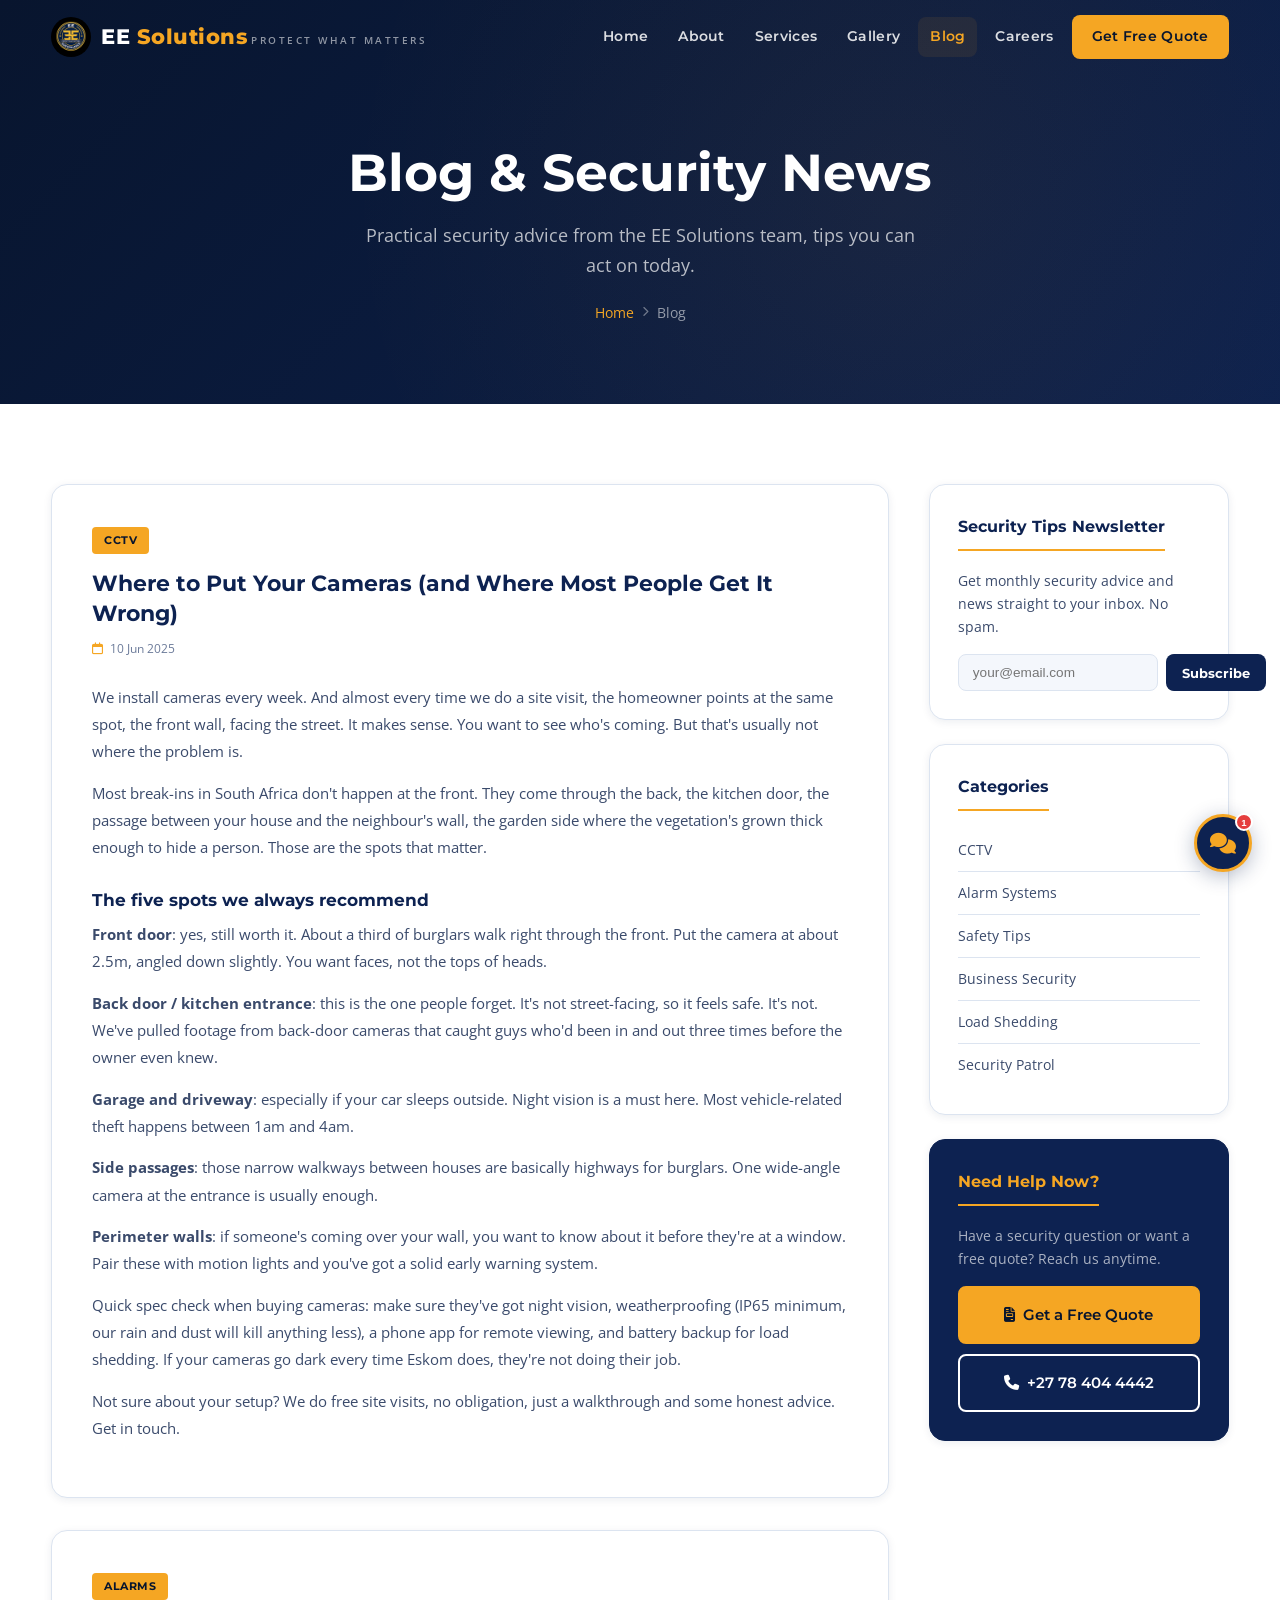
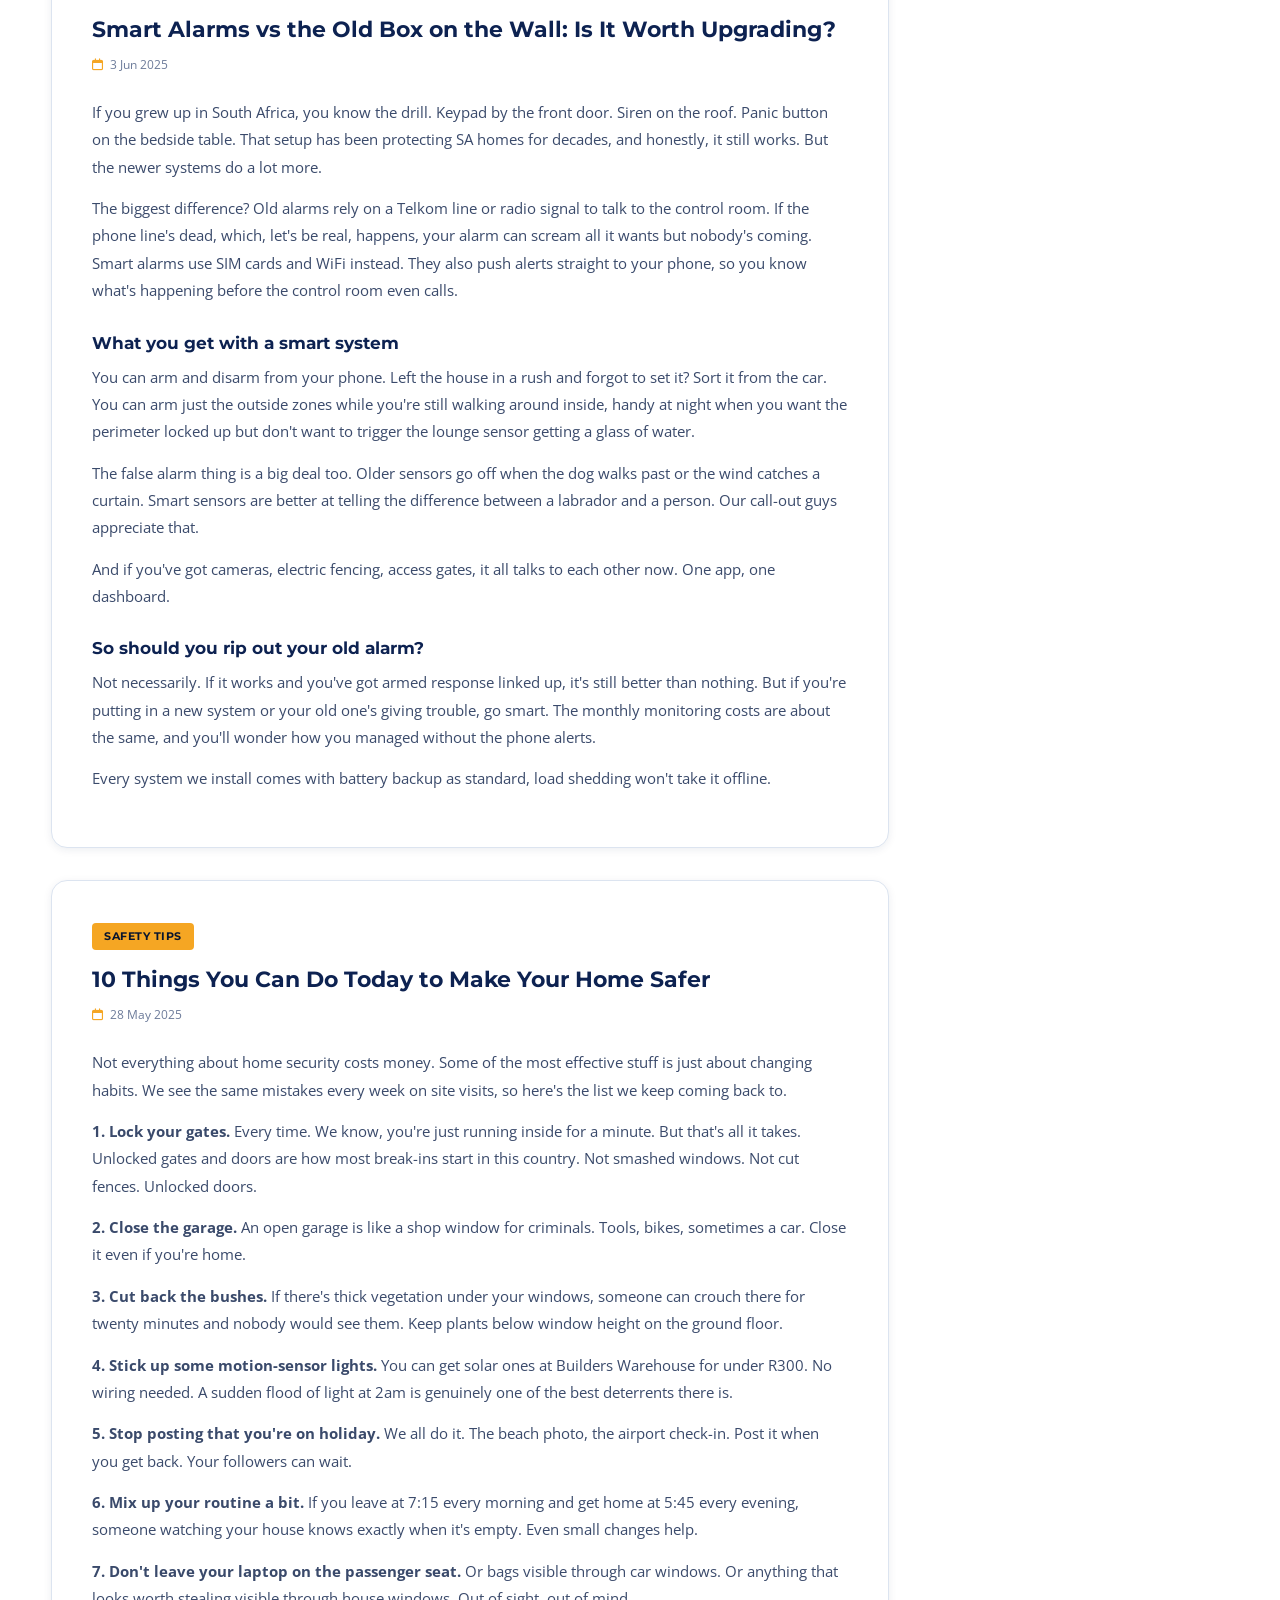
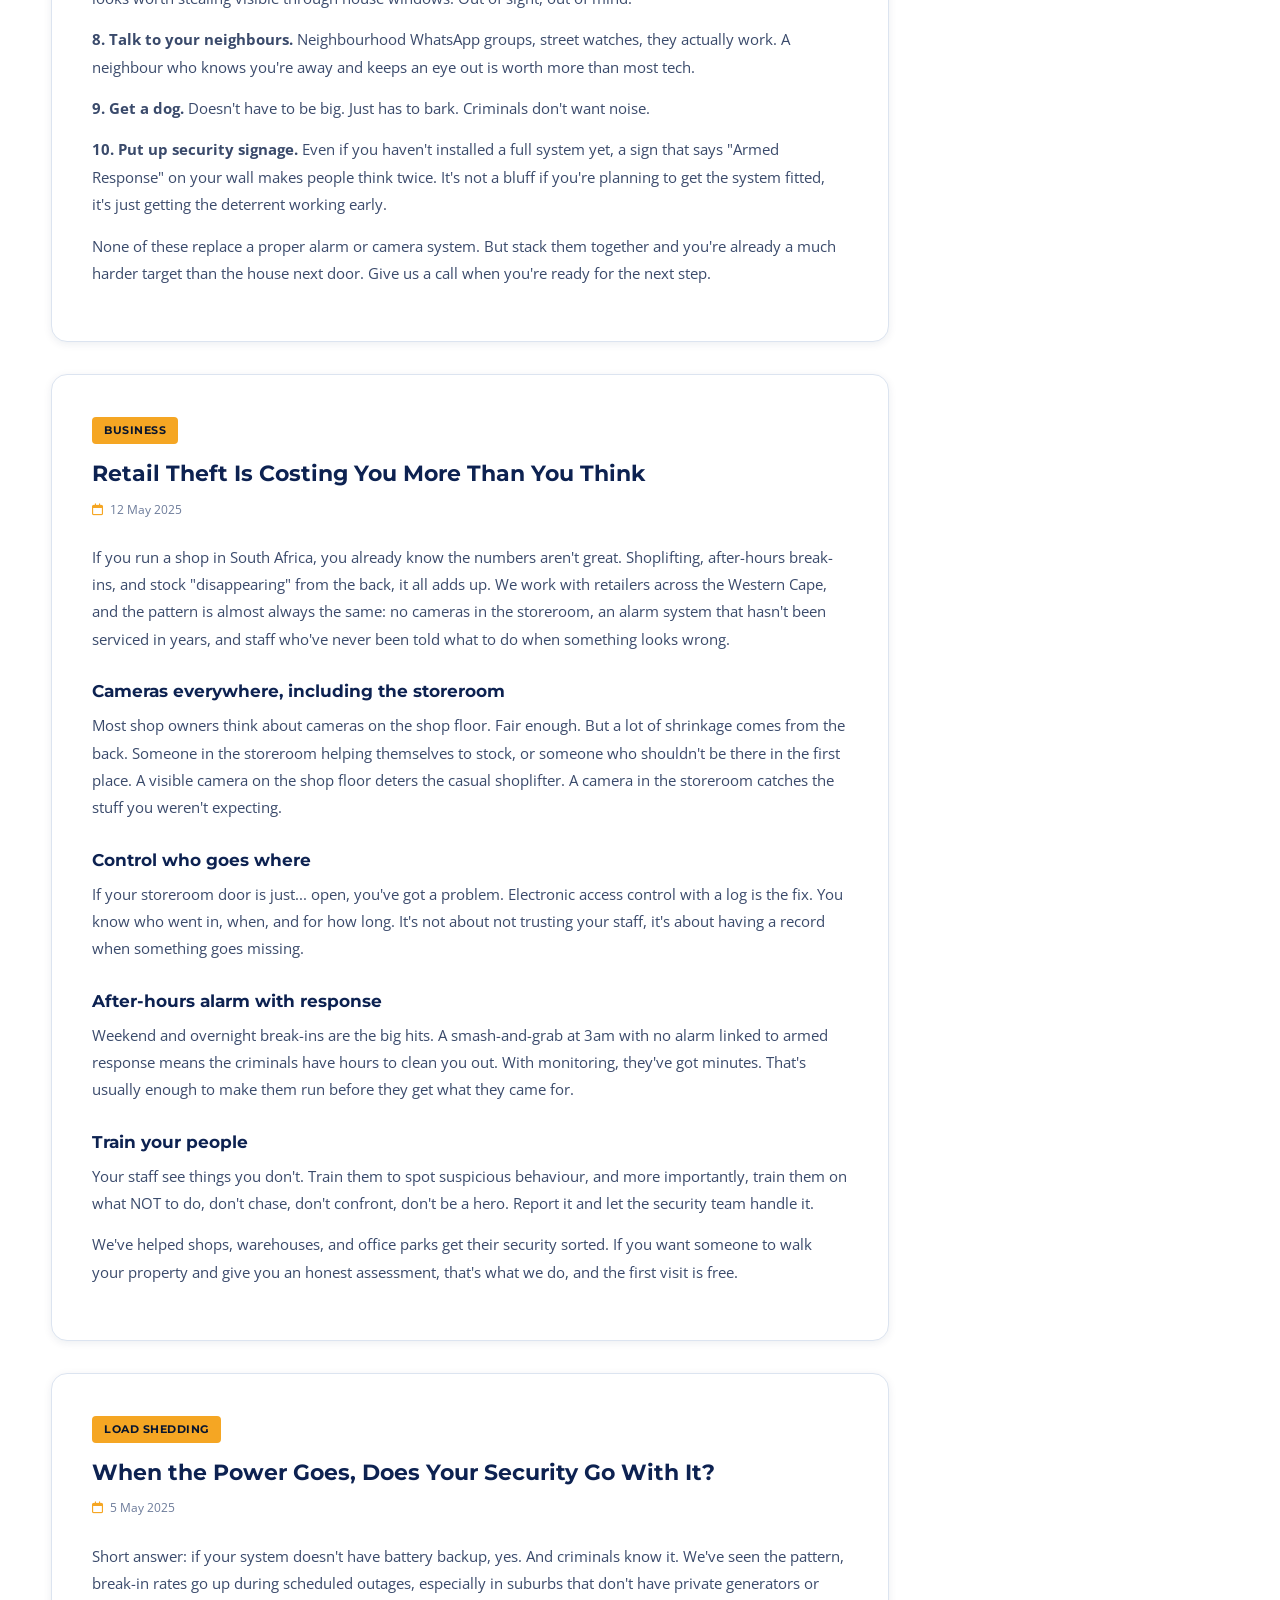
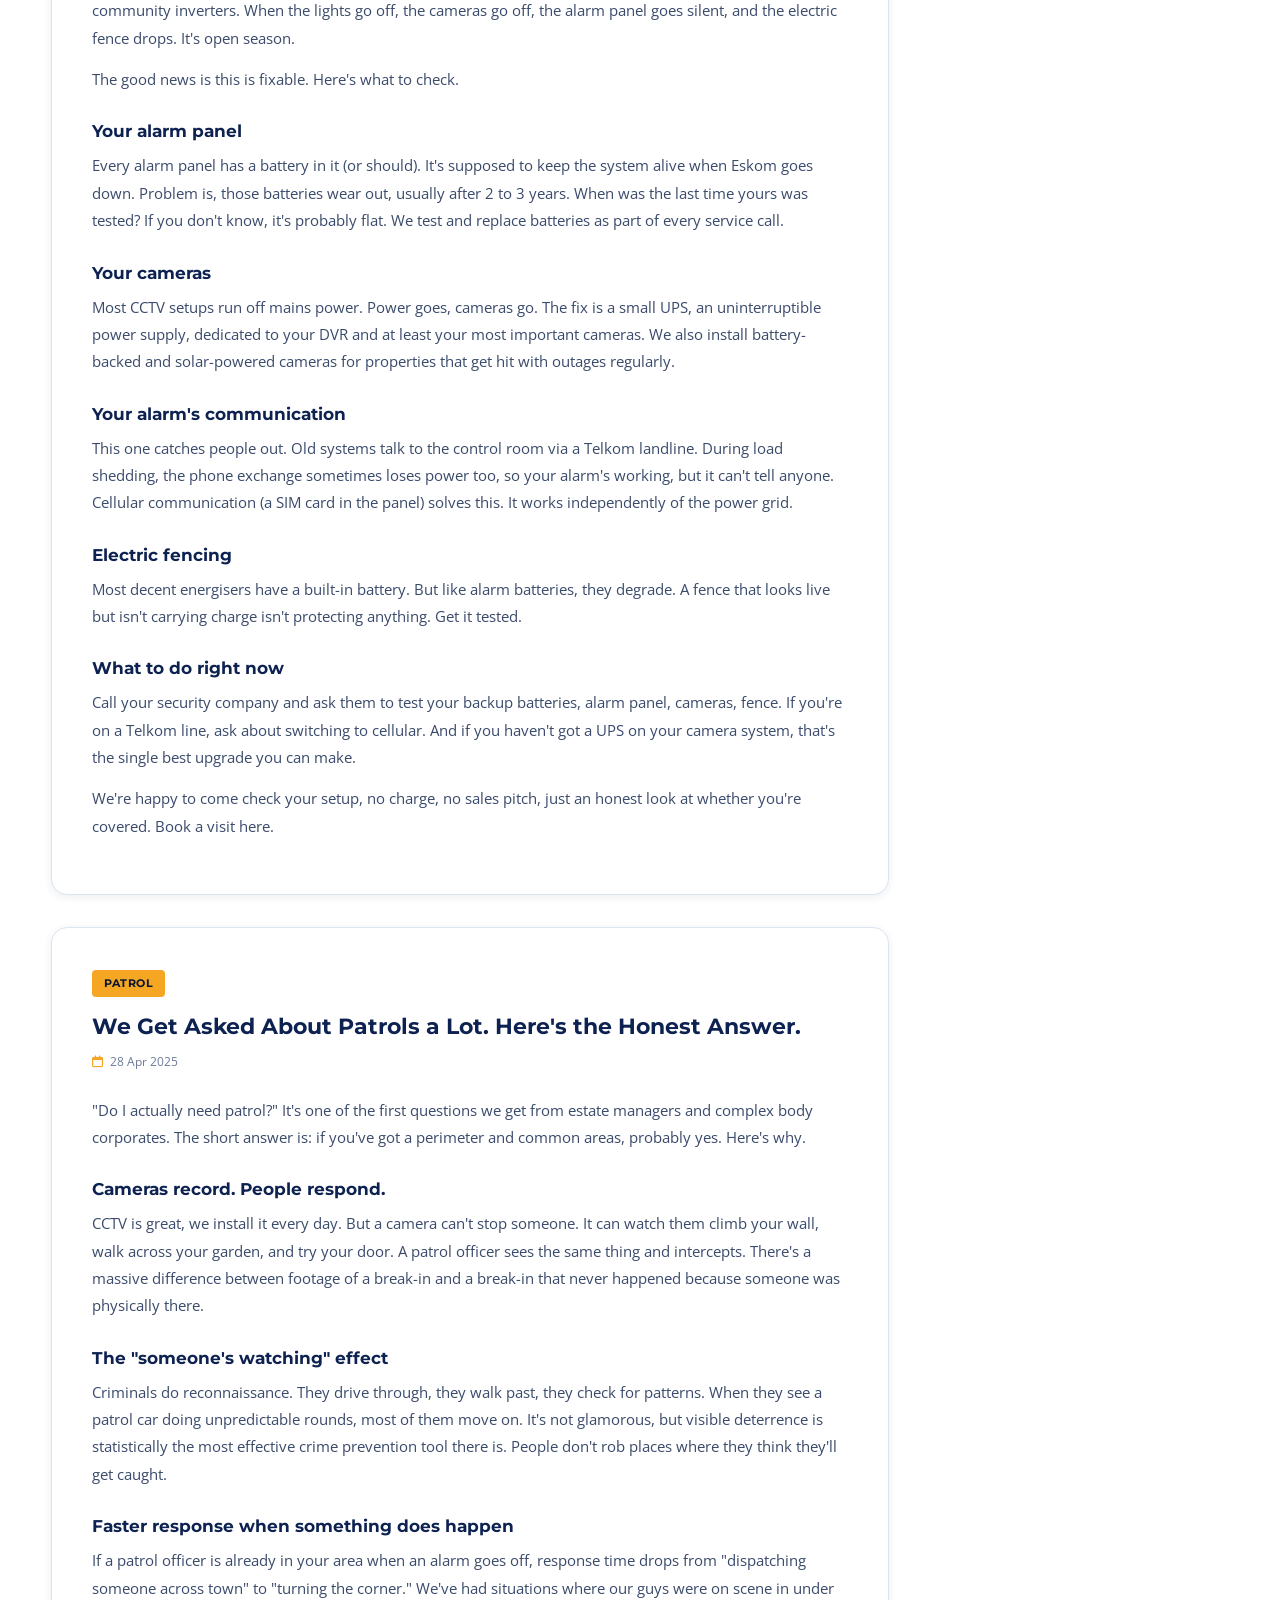
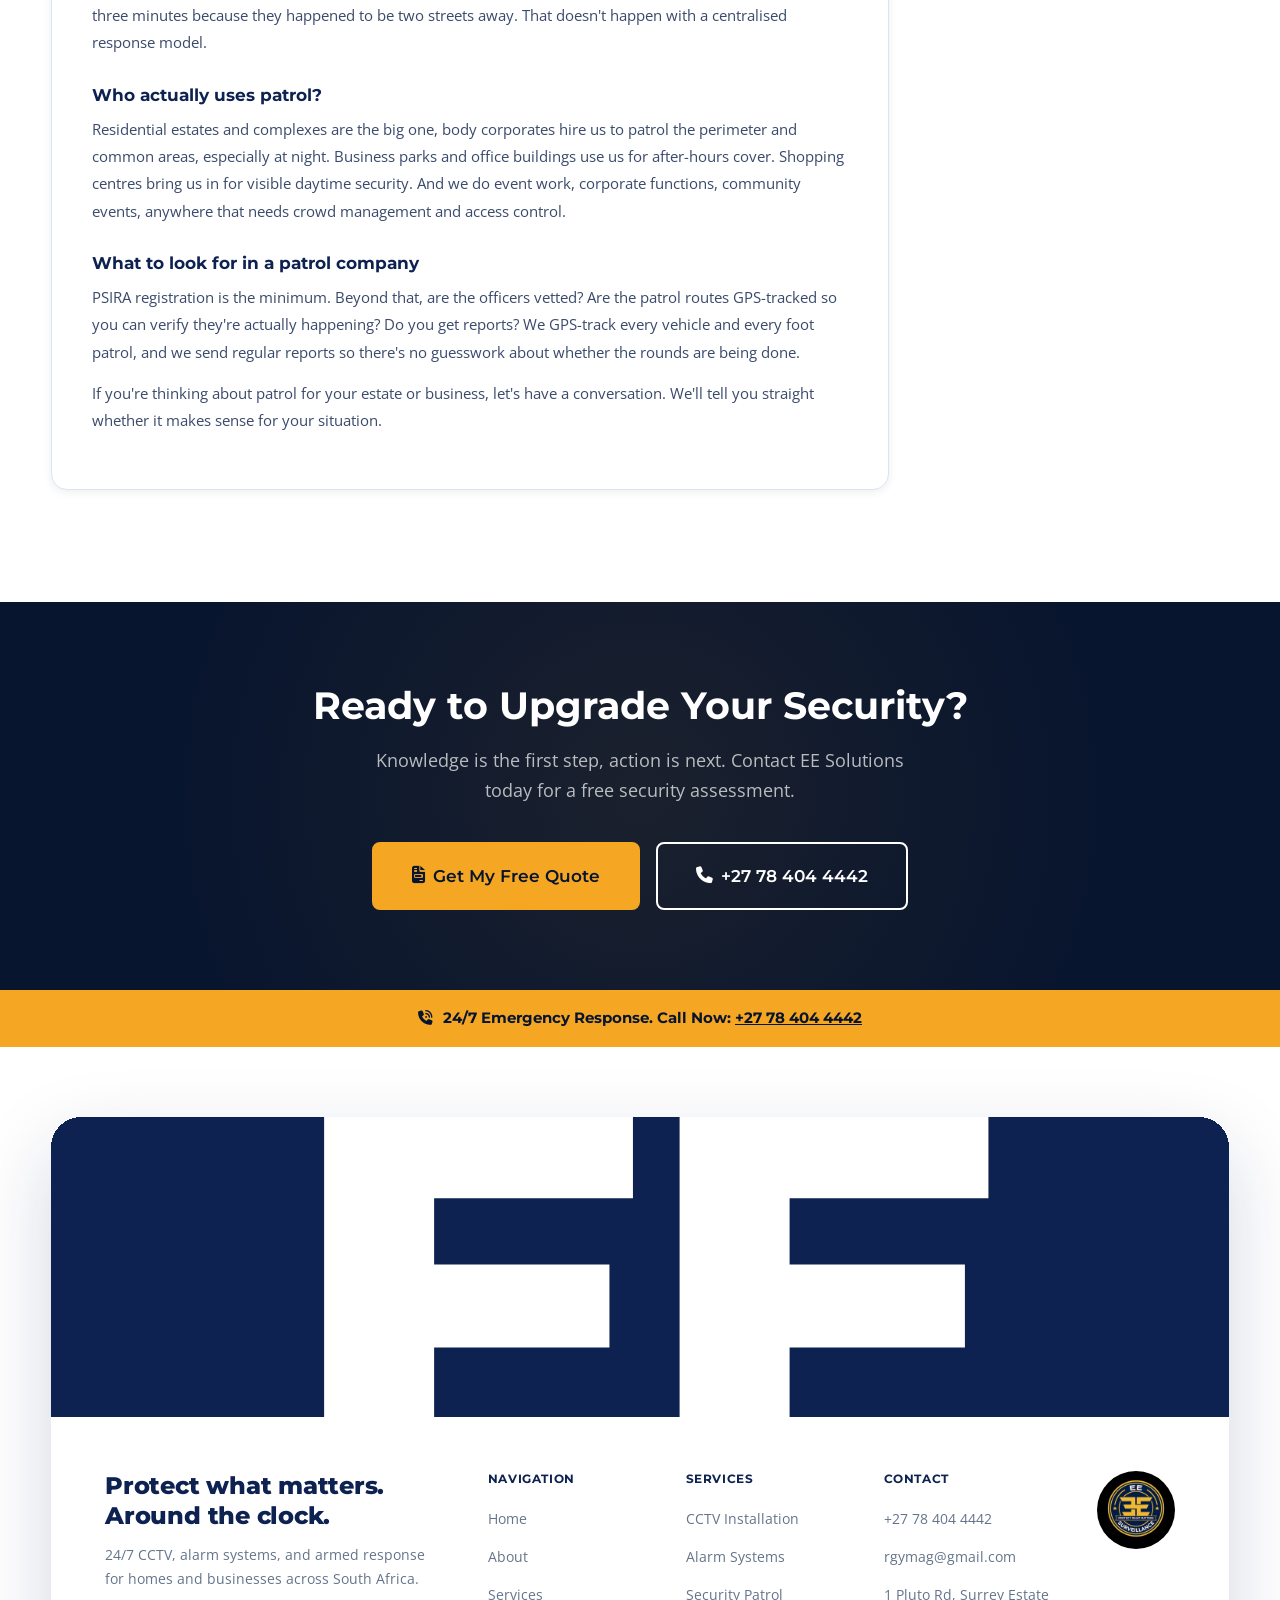
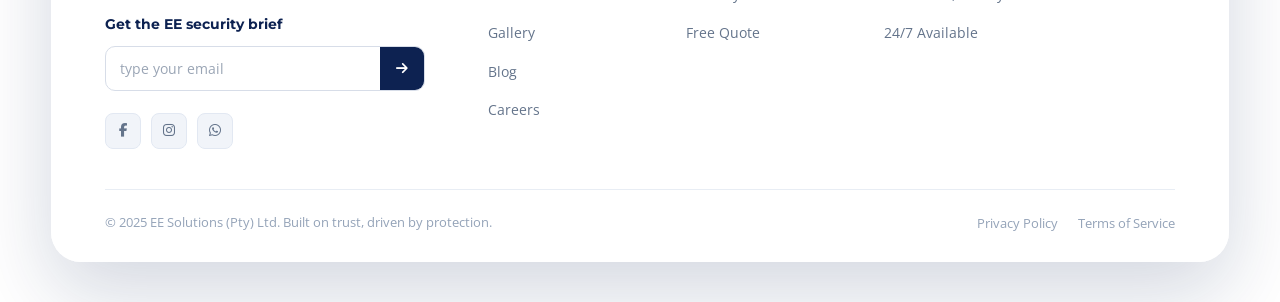
<file: blog.html>
<!DOCTYPE html>
<html lang="en">
<head>
  <meta charset="UTF-8" />
  <link rel="icon" type="image/x-icon" href="favicon.ico">
  <link rel="apple-touch-icon" href="images/apple-touch-icon.png">
  <meta name="viewport" content="width=device-width, initial-scale=1.0" />
  <title>Blog &amp; Security News | EE Solutions South Africa</title>
  <meta name="description" content="Security tips, industry news, and expert advice from the EE Solutions team, keeping South Africans informed and protected." />
  <link rel="preconnect" href="https://fonts.googleapis.com" />
  <link rel="preconnect" href="https://fonts.gstatic.com" crossorigin />
  <link href="https://fonts.googleapis.com/css2?family=Montserrat:wght@400;600;700;800&family=Open+Sans:ital,wght@0,400;0,600;1,400&display=swap" rel="stylesheet" />
  <link rel="stylesheet" href="https://cdnjs.cloudflare.com/ajax/libs/font-awesome/6.5.0/css/all.min.css" />
  <link rel="stylesheet" href="css/style.css" />
  <style>
    .blog-layout { display: grid; grid-template-columns: 1fr 300px; gap: 40px; align-items: start; }
    .sidebar { position: sticky; top: 96px; }
    .sidebar-card { background: var(--white); border: 1px solid var(--border); border-radius: var(--radius-lg); padding: 28px; margin-bottom: 24px; box-shadow: var(--shadow-sm); }
    .sidebar-card h4 { margin-bottom: 18px; font-size: 1rem; padding-bottom: 12px; border-bottom: 2px solid var(--gold); display: inline-block; }
    .sidebar-cat { display: flex; align-items: center; justify-content: space-between; padding: 9px 0; border-bottom: 1px solid var(--border); font-size: 0.88rem; color: var(--text-mid); transition: var(--transition); cursor: pointer; }
    .sidebar-cat:hover { color: var(--gold); padding-left: 4px; }
    .sidebar-cat:last-child { border-bottom: none; }
    .newsletter-form { display: flex; gap: 8px; }
    .newsletter-form input { flex: 1; padding: 10px 14px; border: 1.5px solid var(--border); border-radius: var(--radius); font-size: 0.85rem; outline: none; background: var(--off-white); }
    .newsletter-form input:focus { border-color: var(--gold); }
    .newsletter-form button { padding: 10px 16px; background: var(--navy); color: var(--white); border: none; border-radius: var(--radius); font-family: var(--font-head); font-size: 0.82rem; font-weight: 700; cursor: pointer; transition: var(--transition); white-space: nowrap; }
    .newsletter-form button:hover { background: var(--gold); color: var(--navy-dark); }
    .blog-article { background: var(--white); border: 1px solid var(--border); border-radius: var(--radius-lg); padding: 40px; margin-bottom: 32px; box-shadow: var(--shadow-sm); }
    .blog-article-cat { display: inline-block; background: var(--gold); color: var(--navy-dark); font-family: var(--font-head); font-size: 0.7rem; font-weight: 700; padding: 4px 12px; border-radius: 4px; text-transform: uppercase; letter-spacing: 0.5px; margin-bottom: 14px; }
    .blog-article h2 { font-size: 1.4rem; margin-bottom: 10px; line-height: 1.35; }
    .blog-article .blog-meta { margin-bottom: 24px; }
    .blog-article h3 { font-size: 1.05rem; margin: 28px 0 10px; color: var(--navy); }
    .blog-article p { font-size: 0.95rem; line-height: 1.8; margin-bottom: 14px; color: var(--text-mid); }
    .blog-article ul { margin: 10px 0 18px 20px; }
    .blog-article ul li { font-size: 0.92rem; line-height: 1.75; color: var(--text-mid); margin-bottom: 6px; }
    .blog-article ul li strong { color: var(--navy); }
    .blog-article-cta { background: var(--off-white); border: 1px solid var(--border); border-radius: var(--radius); padding: 20px 24px; margin-top: 28px; }
    .blog-article-cta p { margin: 0; font-size: 0.9rem; }
    .blog-article-cta a { color: var(--navy); font-weight: 700; }
    @media (max-width: 900px) {
      .blog-layout { grid-template-columns: 1fr; }
      .sidebar { position: static; }
      .blog-article { padding: 28px 20px; }
    }
  </style>
</head>
<body>

<nav class="navbar" id="navbar">
  <div class="navbar-inner">
    <a href="index.html" class="logo">
      <img src="images/logo.png" alt="EE Surveillance" width="40" height="40">
      <div class="logo-text">
        <span class="logo-name">EE <span>Solutions</span></span>
        <span class="logo-tagline">Protect What Matters</span>
      </div>
    </a>
    <div class="nav-links">
      <a href="index.html">Home</a>
      <a href="about.html">About</a>
      <a href="services.html">Services</a>
      <a href="gallery.html">Gallery</a>
      <a href="blog.html">Blog</a>
      <a href="careers.html">Careers</a>
      <a href="contact.html" class="nav-cta">Get Free Quote</a>
    </div>
    <button class="hamburger" aria-label="Toggle menu"><span></span><span></span><span></span></button>
  </div>
</nav>
<nav class="mobile-nav">
  <a href="index.html">Home</a>
  <a href="about.html">About Us</a>
  <a href="services.html">Services</a>
  <a href="gallery.html">Gallery</a>
  <a href="blog.html">Blog &amp; News</a>
  <a href="careers.html">Careers</a>
  <a href="contact.html" class="nav-cta">Get a Free Quote</a>
</nav>

<!-- PAGE HERO -->
<section class="page-hero">
  <div class="page-hero-bg"></div>
  <div class="page-hero-pattern"></div>
  <div class="container page-hero-content">
    <h1>Blog &amp; Security News</h1>
    <p>Practical security advice from the EE Solutions team, tips you can act on today.</p>
    <div class="breadcrumb">
      <a href="index.html">Home</a>
      <i class="fa-solid fa-chevron-right"></i>
      <span>Blog</span>
    </div>
  </div>
</section>

<section>
  <div class="container">
    <div class="blog-layout">
      <!-- MAIN CONTENT -->
      <main>

        <!-- ARTICLE 1 -->
        <article class="blog-article fade-in" id="cctv-placement">
          <span class="blog-article-cat">CCTV</span>
          <h2>Where to Put Your Cameras (and Where Most People Get It Wrong)</h2>
          <div class="blog-meta"><span><i class="fa-regular fa-calendar"></i> 10 Jun 2025</span></div>

          <p>We install cameras every week. And almost every time we do a site visit, the homeowner points at the same spot, the front wall, facing the street. It makes sense. You want to see who's coming. But that's usually not where the problem is.</p>

          <p>Most break-ins in South Africa don't happen at the front. They come through the back, the kitchen door, the passage between your house and the neighbour's wall, the garden side where the vegetation's grown thick enough to hide a person. Those are the spots that matter.</p>

          <h3>The five spots we always recommend</h3>

          <p><strong>Front door</strong>: yes, still worth it. About a third of burglars walk right through the front. Put the camera at about 2.5m, angled down slightly. You want faces, not the tops of heads.</p>

          <p><strong>Back door / kitchen entrance</strong>: this is the one people forget. It's not street-facing, so it feels safe. It's not. We've pulled footage from back-door cameras that caught guys who'd been in and out three times before the owner even knew.</p>

          <p><strong>Garage and driveway</strong>: especially if your car sleeps outside. Night vision is a must here. Most vehicle-related theft happens between 1am and 4am.</p>

          <p><strong>Side passages</strong>: those narrow walkways between houses are basically highways for burglars. One wide-angle camera at the entrance is usually enough.</p>

          <p><strong>Perimeter walls</strong>: if someone's coming over your wall, you want to know about it before they're at a window. Pair these with motion lights and you've got a solid early warning system.</p>

          <p>Quick spec check when buying cameras: make sure they've got night vision, weatherproofing (IP65 minimum, our rain and dust will kill anything less), a phone app for remote viewing, and battery backup for load shedding. If your cameras go dark every time Eskom does, they're not doing their job.</p>

          <p>Not sure about your setup? We do free site visits, no obligation, just a walkthrough and some honest advice. <a href="contact.html">Get in touch.</a></p>
        </article>

        <!-- ARTICLE 2 -->
        <article class="blog-article fade-in" id="smart-alarms">
          <span class="blog-article-cat">Alarms</span>
          <h2>Smart Alarms vs the Old Box on the Wall: Is It Worth Upgrading?</h2>
          <div class="blog-meta"><span><i class="fa-regular fa-calendar"></i> 3 Jun 2025</span></div>

          <p>If you grew up in South Africa, you know the drill. Keypad by the front door. Siren on the roof. Panic button on the bedside table. That setup has been protecting SA homes for decades, and honestly, it still works. But the newer systems do a lot more.</p>

          <p>The biggest difference? Old alarms rely on a Telkom line or radio signal to talk to the control room. If the phone line's dead, which, let's be real, happens, your alarm can scream all it wants but nobody's coming. Smart alarms use SIM cards and WiFi instead. They also push alerts straight to your phone, so you know what's happening before the control room even calls.</p>

          <h3>What you get with a smart system</h3>

          <p>You can arm and disarm from your phone. Left the house in a rush and forgot to set it? Sort it from the car. You can arm just the outside zones while you're still walking around inside, handy at night when you want the perimeter locked up but don't want to trigger the lounge sensor getting a glass of water.</p>

          <p>The false alarm thing is a big deal too. Older sensors go off when the dog walks past or the wind catches a curtain. Smart sensors are better at telling the difference between a labrador and a person. Our call-out guys appreciate that.</p>

          <p>And if you've got cameras, electric fencing, access gates, it all talks to each other now. One app, one dashboard.</p>

          <h3>So should you rip out your old alarm?</h3>

          <p>Not necessarily. If it works and you've got armed response linked up, it's still better than nothing. But if you're putting in a new system or your old one's giving trouble, go smart. The monthly monitoring costs are about the same, and you'll wonder how you managed without the phone alerts.</p>

          <p>Every system we install comes with battery backup as standard, load shedding won't take it offline.</p>
        </article>

        <!-- ARTICLE 3 -->
        <article class="blog-article fade-in" id="harder-target">
          <span class="blog-article-cat">Safety Tips</span>
          <h2>10 Things You Can Do Today to Make Your Home Safer</h2>
          <div class="blog-meta"><span><i class="fa-regular fa-calendar"></i> 28 May 2025</span></div>

          <p>Not everything about home security costs money. Some of the most effective stuff is just about changing habits. We see the same mistakes every week on site visits, so here's the list we keep coming back to.</p>

          <p><strong>1. Lock your gates.</strong> Every time. We know, you're just running inside for a minute. But that's all it takes. Unlocked gates and doors are how most break-ins start in this country. Not smashed windows. Not cut fences. Unlocked doors.</p>

          <p><strong>2. Close the garage.</strong> An open garage is like a shop window for criminals. Tools, bikes, sometimes a car. Close it even if you're home.</p>

          <p><strong>3. Cut back the bushes.</strong> If there's thick vegetation under your windows, someone can crouch there for twenty minutes and nobody would see them. Keep plants below window height on the ground floor.</p>

          <p><strong>4. Stick up some motion-sensor lights.</strong> You can get solar ones at Builders Warehouse for under R300. No wiring needed. A sudden flood of light at 2am is genuinely one of the best deterrents there is.</p>

          <p><strong>5. Stop posting that you're on holiday.</strong> We all do it. The beach photo, the airport check-in. Post it when you get back. Your followers can wait.</p>

          <p><strong>6. Mix up your routine a bit.</strong> If you leave at 7:15 every morning and get home at 5:45 every evening, someone watching your house knows exactly when it's empty. Even small changes help.</p>

          <p><strong>7. Don't leave your laptop on the passenger seat.</strong> Or bags visible through car windows. Or anything that looks worth stealing visible through house windows. Out of sight, out of mind.</p>

          <p><strong>8. Talk to your neighbours.</strong> Neighbourhood WhatsApp groups, street watches, they actually work. A neighbour who knows you're away and keeps an eye out is worth more than most tech.</p>

          <p><strong>9. Get a dog.</strong> Doesn't have to be big. Just has to bark. Criminals don't want noise.</p>

          <p><strong>10. Put up security signage.</strong> Even if you haven't installed a full system yet, a sign that says "Armed Response" on your wall makes people think twice. It's not a bluff if you're planning to get the system fitted, it's just getting the deterrent working early.</p>

          <p>None of these replace a proper alarm or camera system. But stack them together and you're already a much harder target than the house next door. <a href="contact.html">Give us a call</a> when you're ready for the next step.</p>
        </article>

        <!-- ARTICLE 4 -->
        <article class="blog-article fade-in" id="retail-security">
          <span class="blog-article-cat">Business</span>
          <h2>Retail Theft Is Costing You More Than You Think</h2>
          <div class="blog-meta"><span><i class="fa-regular fa-calendar"></i> 12 May 2025</span></div>

          <p>If you run a shop in South Africa, you already know the numbers aren't great. Shoplifting, after-hours break-ins, and stock "disappearing" from the back, it all adds up. We work with retailers across the Western Cape, and the pattern is almost always the same: no cameras in the storeroom, an alarm system that hasn't been serviced in years, and staff who've never been told what to do when something looks wrong.</p>

          <h3>Cameras everywhere, including the storeroom</h3>
          <p>Most shop owners think about cameras on the shop floor. Fair enough. But a lot of shrinkage comes from the back. Someone in the storeroom helping themselves to stock, or someone who shouldn't be there in the first place. A visible camera on the shop floor deters the casual shoplifter. A camera in the storeroom catches the stuff you weren't expecting.</p>

          <h3>Control who goes where</h3>
          <p>If your storeroom door is just... open, you've got a problem. Electronic access control with a log is the fix. You know who went in, when, and for how long. It's not about not trusting your staff, it's about having a record when something goes missing.</p>

          <h3>After-hours alarm with response</h3>
          <p>Weekend and overnight break-ins are the big hits. A smash-and-grab at 3am with no alarm linked to armed response means the criminals have hours to clean you out. With monitoring, they've got minutes. That's usually enough to make them run before they get what they came for.</p>

          <h3>Train your people</h3>
          <p>Your staff see things you don't. Train them to spot suspicious behaviour, and more importantly, train them on what NOT to do, don't chase, don't confront, don't be a hero. Report it and let the security team handle it.</p>

          <p>We've helped shops, warehouses, and office parks get their security sorted. If you want someone to walk your property and give you an honest assessment, <a href="contact.html">that's what we do</a>, and the first visit is free.</p>
        </article>

        <!-- ARTICLE 5 -->
        <article class="blog-article fade-in" id="load-shedding">
          <span class="blog-article-cat">Load Shedding</span>
          <h2>When the Power Goes, Does Your Security Go With It?</h2>
          <div class="blog-meta"><span><i class="fa-regular fa-calendar"></i> 5 May 2025</span></div>

          <p>Short answer: if your system doesn't have battery backup, yes. And criminals know it. We've seen the pattern, break-in rates go up during scheduled outages, especially in suburbs that don't have private generators or community inverters. When the lights go off, the cameras go off, the alarm panel goes silent, and the electric fence drops. It's open season.</p>

          <p>The good news is this is fixable. Here's what to check.</p>

          <h3>Your alarm panel</h3>
          <p>Every alarm panel has a battery in it (or should). It's supposed to keep the system alive when Eskom goes down. Problem is, those batteries wear out, usually after 2 to 3 years. When was the last time yours was tested? If you don't know, it's probably flat. We test and replace batteries as part of every service call.</p>

          <h3>Your cameras</h3>
          <p>Most CCTV setups run off mains power. Power goes, cameras go. The fix is a small UPS, an uninterruptible power supply, dedicated to your DVR and at least your most important cameras. We also install battery-backed and solar-powered cameras for properties that get hit with outages regularly.</p>

          <h3>Your alarm's communication</h3>
          <p>This one catches people out. Old systems talk to the control room via a Telkom landline. During load shedding, the phone exchange sometimes loses power too, so your alarm's working, but it can't tell anyone. Cellular communication (a SIM card in the panel) solves this. It works independently of the power grid.</p>

          <h3>Electric fencing</h3>
          <p>Most decent energisers have a built-in battery. But like alarm batteries, they degrade. A fence that looks live but isn't carrying charge isn't protecting anything. Get it tested.</p>

          <h3>What to do right now</h3>
          <p>Call your security company and ask them to test your backup batteries, alarm panel, cameras, fence. If you're on a Telkom line, ask about switching to cellular. And if you haven't got a UPS on your camera system, that's the single best upgrade you can make.</p>

          <p>We're happy to come check your setup, no charge, no sales pitch, just an honest look at whether you're covered. <a href="contact.html">Book a visit here.</a></p>
        </article>

        <!-- ARTICLE 6 -->
        <article class="blog-article fade-in" id="security-patrols">
          <span class="blog-article-cat">Patrol</span>
          <h2>We Get Asked About Patrols a Lot. Here's the Honest Answer.</h2>
          <div class="blog-meta"><span><i class="fa-regular fa-calendar"></i> 28 Apr 2025</span></div>

          <p>"Do I actually need patrol?" It's one of the first questions we get from estate managers and complex body corporates. The short answer is: if you've got a perimeter and common areas, probably yes. Here's why.</p>

          <h3>Cameras record. People respond.</h3>
          <p>CCTV is great, we install it every day. But a camera can't stop someone. It can watch them climb your wall, walk across your garden, and try your door. A patrol officer sees the same thing and intercepts. There's a massive difference between footage of a break-in and a break-in that never happened because someone was physically there.</p>

          <h3>The "someone's watching" effect</h3>
          <p>Criminals do reconnaissance. They drive through, they walk past, they check for patterns. When they see a patrol car doing unpredictable rounds, most of them move on. It's not glamorous, but visible deterrence is statistically the most effective crime prevention tool there is. People don't rob places where they think they'll get caught.</p>

          <h3>Faster response when something does happen</h3>
          <p>If a patrol officer is already in your area when an alarm goes off, response time drops from "dispatching someone across town" to "turning the corner." We've had situations where our guys were on scene in under three minutes because they happened to be two streets away. That doesn't happen with a centralised response model.</p>

          <h3>Who actually uses patrol?</h3>
          <p>Residential estates and complexes are the big one, body corporates hire us to patrol the perimeter and common areas, especially at night. Business parks and office buildings use us for after-hours cover. Shopping centres bring us in for visible daytime security. And we do event work, corporate functions, community events, anywhere that needs crowd management and access control.</p>

          <h3>What to look for in a patrol company</h3>
          <p>PSIRA registration is the minimum. Beyond that, are the officers vetted? Are the patrol routes GPS-tracked so you can verify they're actually happening? Do you get reports? We GPS-track every vehicle and every foot patrol, and we send regular reports so there's no guesswork about whether the rounds are being done.</p>

          <p>If you're thinking about patrol for your estate or business, <a href="contact.html">let's have a conversation</a>. We'll tell you straight whether it makes sense for your situation.</p>
        </article>

      </main>

      <!-- SIDEBAR -->
      <aside class="sidebar fade-in delay-2">
        <!-- Newsletter -->
        <div class="sidebar-card">
          <h4>Security Tips Newsletter</h4>
          <p style="font-size: 0.85rem; margin-bottom: 16px;">Get monthly security advice and news straight to your inbox. No spam.</p>
          <div class="newsletter-form">
            <input type="email" placeholder="your@email.com" />
            <button type="button">Subscribe</button>
          </div>
        </div>

        <!-- Categories -->
        <div class="sidebar-card">
          <h4>Categories</h4>
          <div class="sidebar-cat"><a href="#cctv-placement" style="color:inherit;">CCTV</a></div>
          <div class="sidebar-cat"><a href="#smart-alarms" style="color:inherit;">Alarm Systems</a></div>
          <div class="sidebar-cat"><a href="#harder-target" style="color:inherit;">Safety Tips</a></div>
          <div class="sidebar-cat"><a href="#retail-security" style="color:inherit;">Business Security</a></div>
          <div class="sidebar-cat"><a href="#load-shedding" style="color:inherit;">Load Shedding</a></div>
          <div class="sidebar-cat"><a href="#security-patrols" style="color:inherit;">Security Patrol</a></div>
        </div>

        <!-- Quick Contact -->
        <div class="sidebar-card" style="background: var(--navy); border-color: var(--navy);">
          <h4 style="color: var(--gold);">Need Help Now?</h4>
          <p style="color: rgba(255,255,255,0.65); font-size: 0.85rem; margin-bottom: 16px;">Have a security question or want a free quote? Reach us anytime.</p>
          <a href="contact.html" class="btn btn-primary" style="width:100%; justify-content:center; margin-bottom: 10px;"><i class="fa-solid fa-file-invoice"></i> Get a Free Quote</a>
          <a href="tel:+27784044442" class="btn btn-outline" style="width:100%; justify-content:center;"><i class="fa-solid fa-phone"></i> +27 78 404 4442</a>
        </div>
      </aside>
    </div>
  </div>
</section>

<!-- CTA -->
<section class="cta-banner">
  <div class="container">
    <div class="cta-banner-content fade-in">
      <h2 style="color:var(--white);">Ready to Upgrade Your Security?</h2>
      <p>Knowledge is the first step, action is next. Contact EE Solutions today for a free security assessment.</p>
      <div class="cta-banner-actions">
        <a href="contact.html" class="btn btn-primary btn-lg"><i class="fa-solid fa-file-invoice"></i> Get My Free Quote</a>
        <a href="tel:+27784044442" class="btn btn-outline btn-lg"><i class="fa-solid fa-phone"></i> +27 78 404 4442</a>
      </div>
    </div>
  </div>
</section>

<div class="emergency-banner">
  <p><i class="fa-solid fa-phone-volume"></i> 24/7 Emergency Response. Call Now: <a href="tel:+27784044442">+27 78 404 4442</a></p>
</div>
<footer class="footer-negative">
  <div class="container">
    <div class="footer-neg-card">
      <div class="footer-neg-block">
        <span class="footer-wordmark">EE</span>
      </div>
      <div class="footer-neg-panel">
        <div class="footer-neg-grid">
          <div class="footer-neg-intro">
            <h3>Protect what matters.<br>Around the clock.</h3>
            <p>24/7 CCTV, alarm systems, and armed response for homes and businesses across South Africa.</p>
            <span class="footer-neg-news-label">Get the EE security brief</span>
            <form class="footer-neg-form" onsubmit="return false;">
              <input type="email" placeholder="type your email" aria-label="Email address" />
              <button type="submit" aria-label="Subscribe"><i class="fa-solid fa-arrow-right"></i></button>
            </form>
            <div class="social-links">
              <a href="#" class="social-link" aria-label="Facebook"><i class="fa-brands fa-facebook-f"></i></a>
              <a href="#" class="social-link" aria-label="Instagram"><i class="fa-brands fa-instagram"></i></a>
              <a href="#" class="social-link" aria-label="WhatsApp"><i class="fa-brands fa-whatsapp"></i></a>
            </div>
          </div>
          <div class="footer-neg-col">
            <h5>Navigation</h5>
            <ul>
              <li><a href="index.html">Home</a></li>
              <li><a href="about.html">About</a></li>
              <li><a href="services.html">Services</a></li>
              <li><a href="gallery.html">Gallery</a></li>
              <li><a href="blog.html">Blog</a></li>
              <li><a href="careers.html">Careers</a></li>
            </ul>
          </div>
          <div class="footer-neg-col">
            <h5>Services</h5>
            <ul>
              <li><a href="services.html#cctv">CCTV Installation</a></li>
              <li><a href="services.html#alarms">Alarm Systems</a></li>
              <li><a href="services.html#patrol">Security Patrol</a></li>
              <li><a href="contact.html">Free Quote</a></li>
            </ul>
          </div>
          <div class="footer-neg-col">
            <h5>Contact</h5>
            <ul>
              <li><a href="tel:+27784044442">+27 78 404 4442</a></li>
              <li><a href="mailto:rgymag@gmail.com">rgymag@gmail.com</a></li>
              <li><span>1 Pluto Rd, Surrey Estate</span></li>
              <li><span>24/7 Available</span></li>
            </ul>
          </div>
          <div class="footer-neg-badge">
            <img src="images/logo.png" alt="EE Solutions" width="78" height="78" />
          </div>
        </div>
        <div class="footer-neg-bottom">
          <p>&copy; 2025 EE Solutions (Pty) Ltd. Built on trust, driven by protection.</p>
          <div class="footer-bottom-links"><a href="#">Privacy Policy</a><a href="#">Terms of Service</a></div>
        </div>
      </div>
    </div>
  </div>
</footer>
<div class="chat-widget">
  <div class="chat-panel">
    <div class="chat-header">
      <div class="chat-avatar"><i class="fa-solid fa-headset"></i></div>
      <div class="chat-header-info"><h5>EE Solutions Support</h5><span><span class="online-dot"></span> Typically replies within 1 hour</span></div>
      <button class="chat-close"><i class="fa-solid fa-xmark"></i></button>
    </div>
    <div class="chat-messages"><div class="chat-message">Got a security question after reading our blog? Ask us, we're here 24/7!</div></div>
    <div class="chat-body">
      <div class="form-group"><input type="text" name="chat-name" placeholder="Your name" /></div>
      <div class="form-group"><textarea name="chat-msg" placeholder="Type your message…"></textarea></div>
      <button class="chat-send"><i class="fa-solid fa-paper-plane"></i> Send Message</button>
    </div>
  </div>
  <button class="chat-toggle"><span class="chat-badge">1</span><i class="fa-solid fa-comments"></i></button>
</div>
<script src="js/main.js"></script>
</body>
</html>
</file>
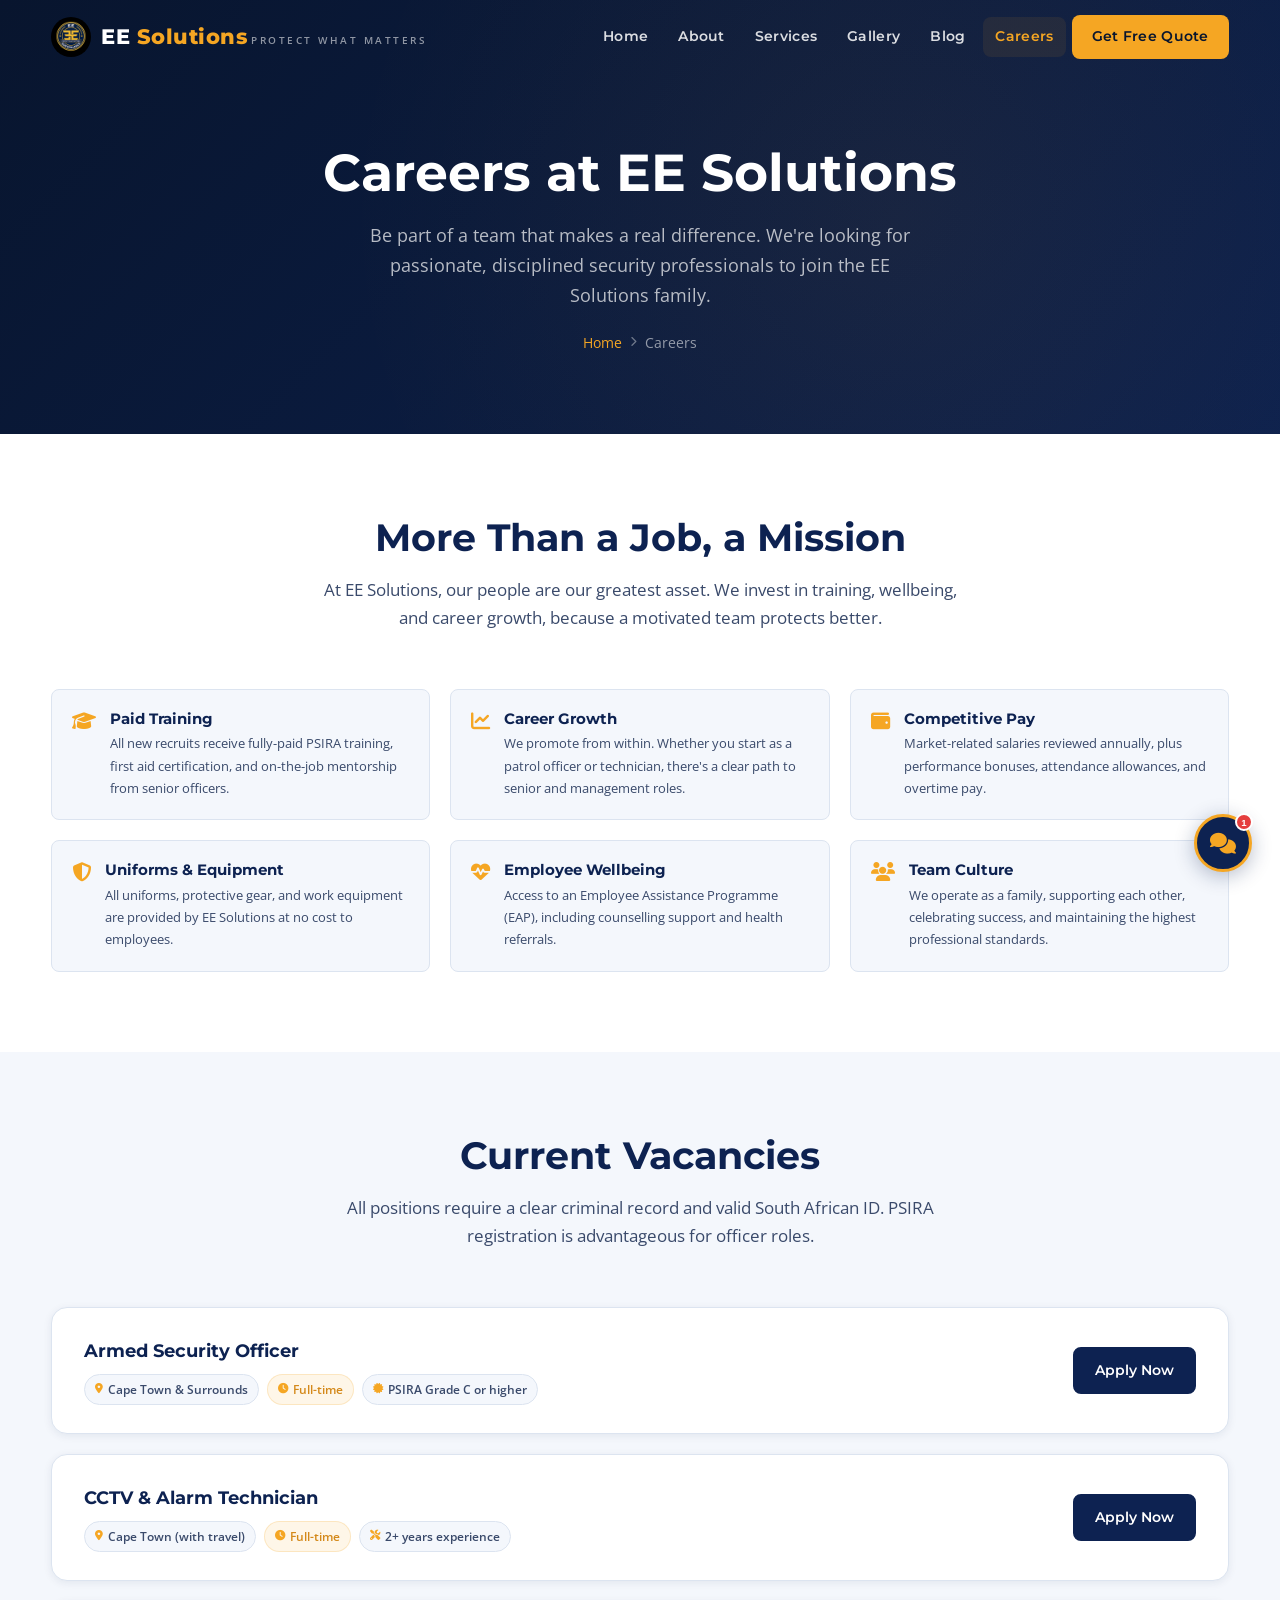
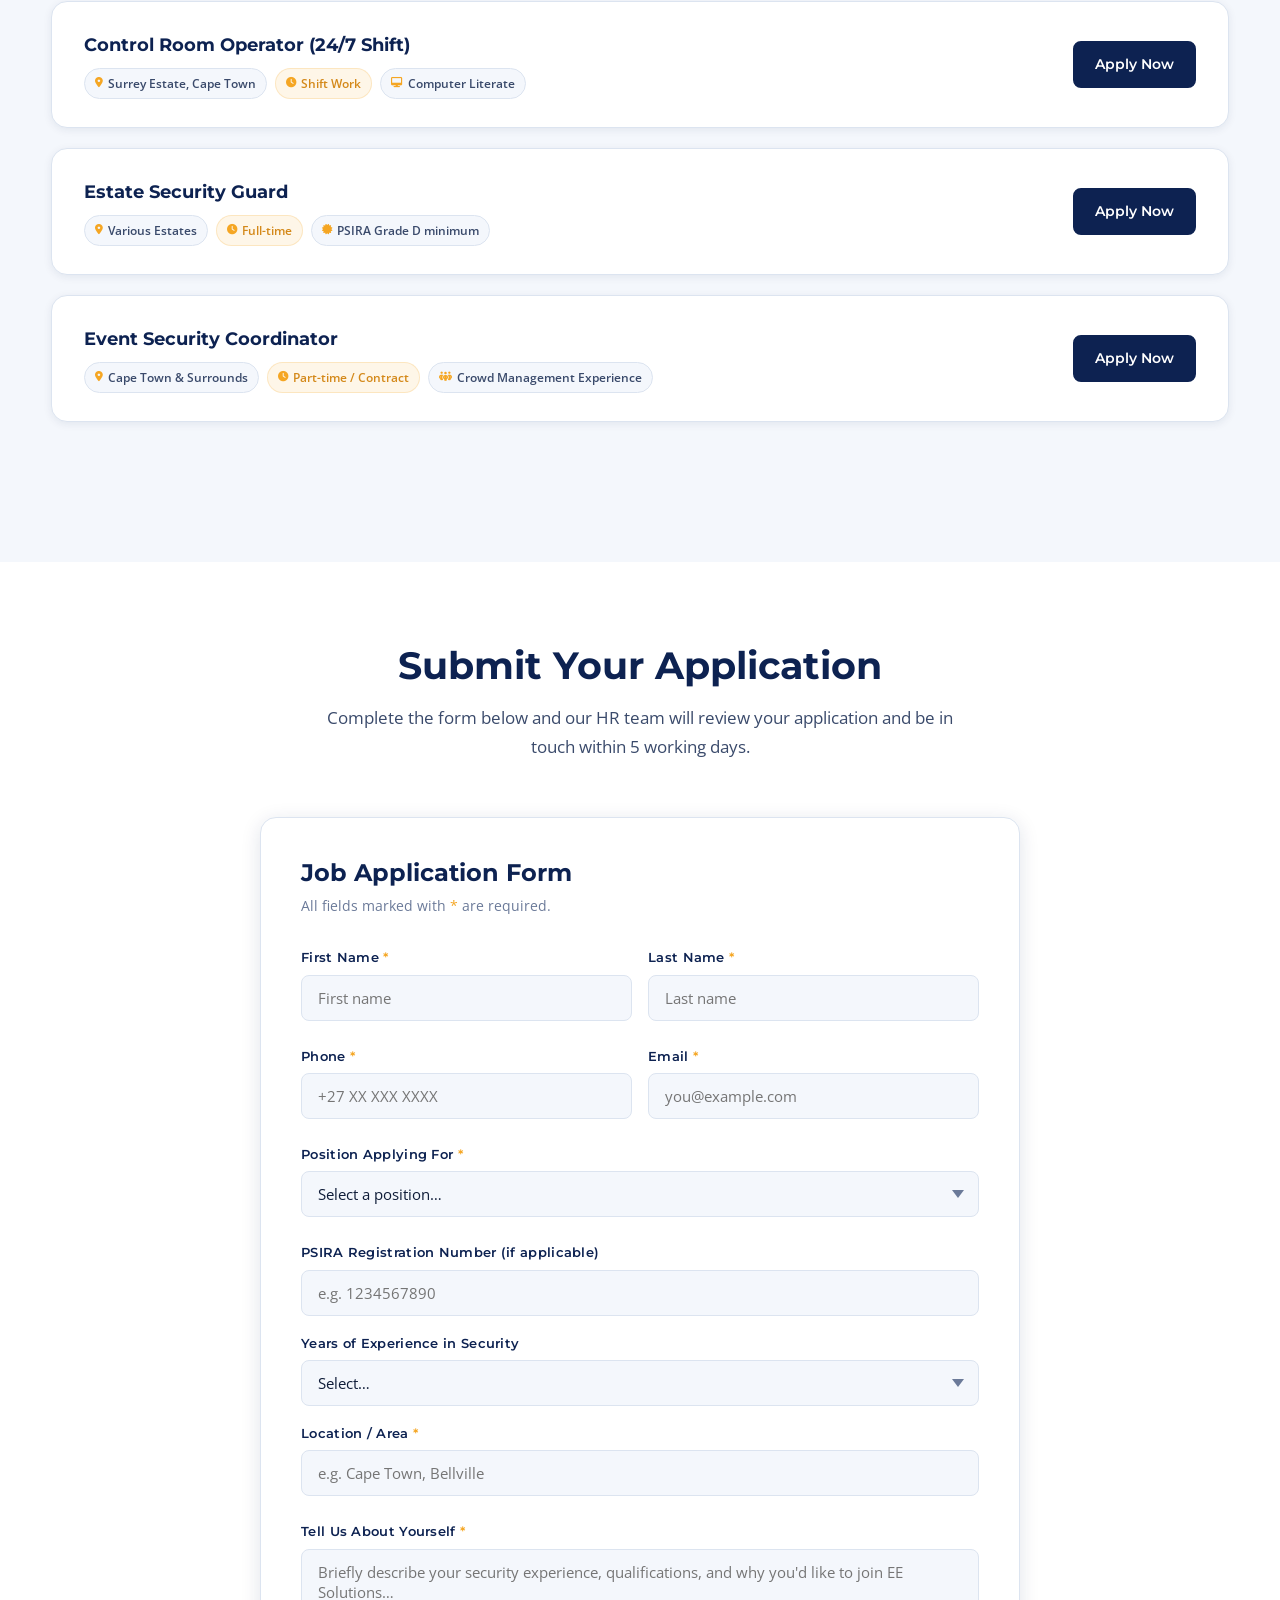
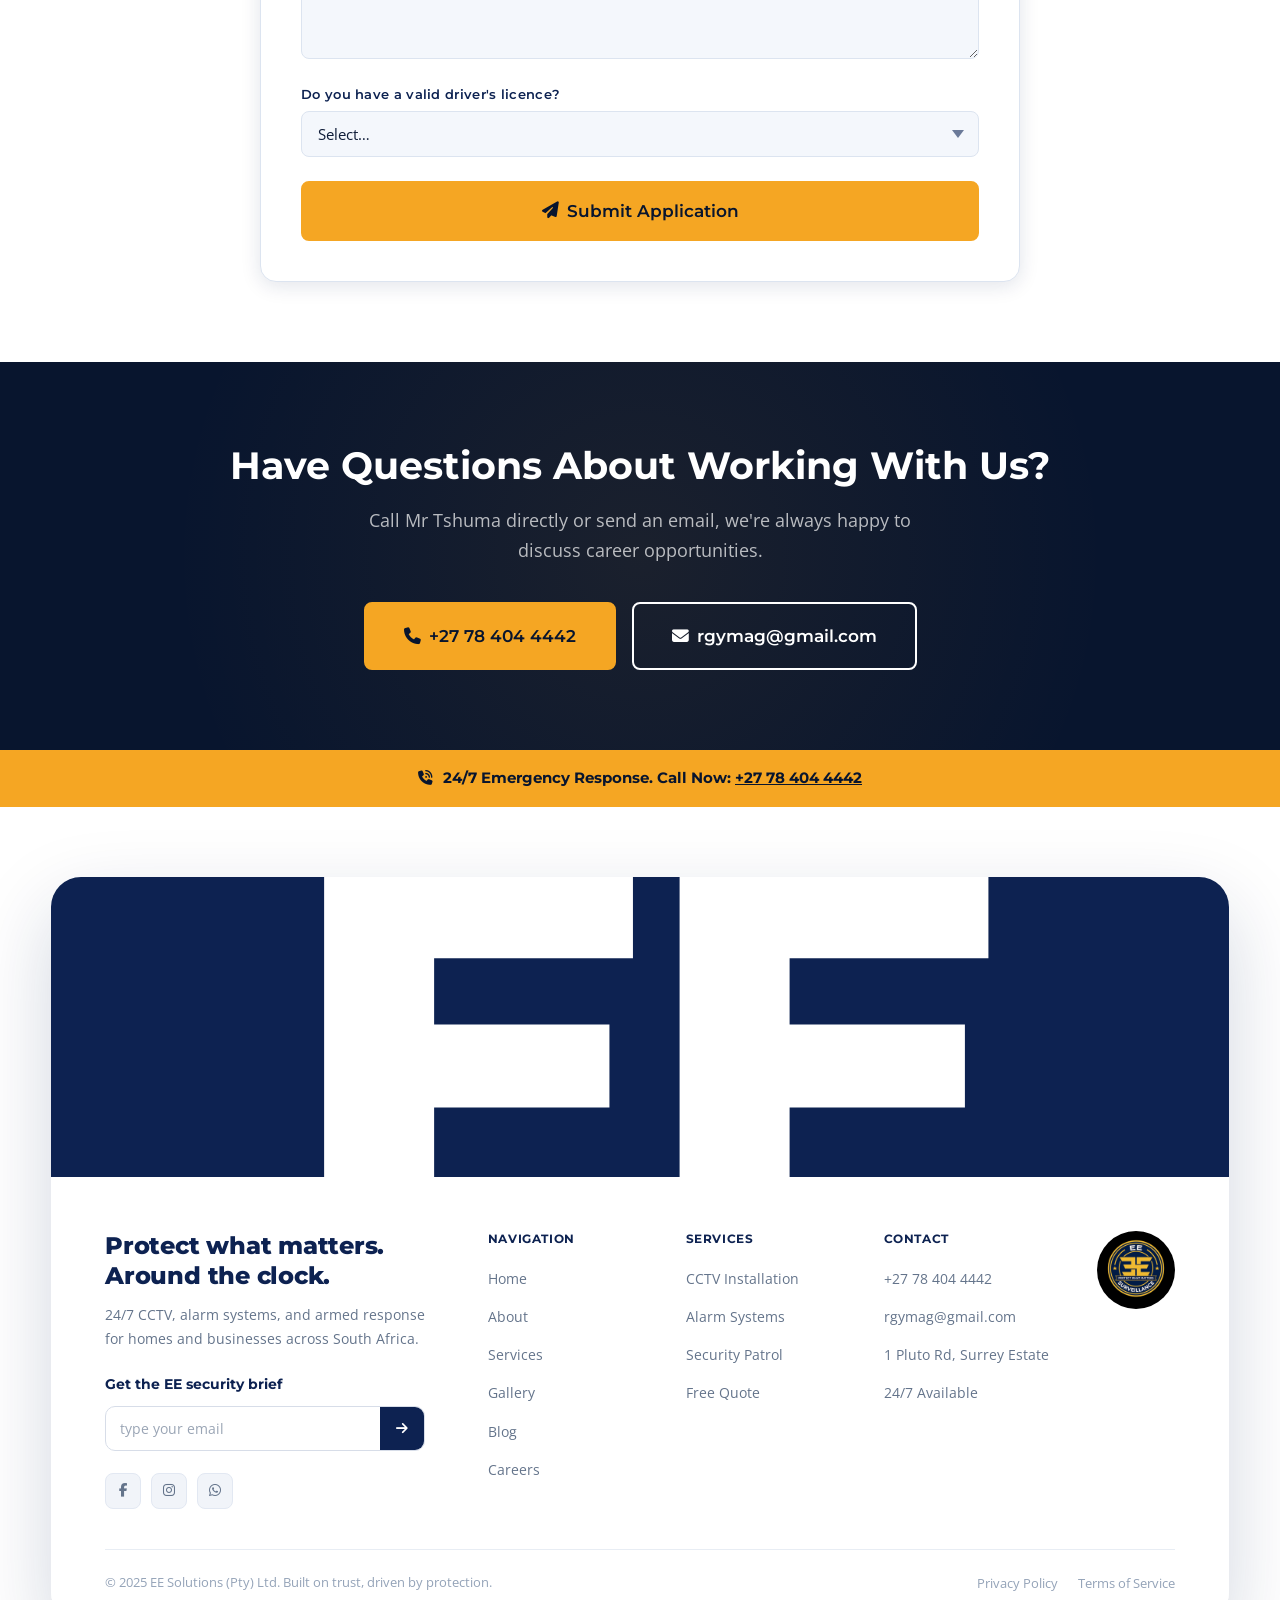
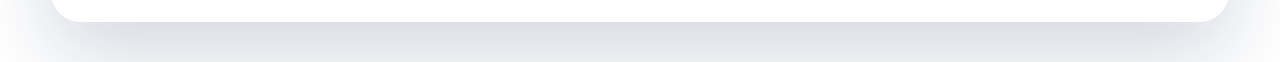
<file: careers.html>
<!DOCTYPE html>
<html lang="en">
<head>
  <meta charset="UTF-8" />
  <link rel="icon" type="image/x-icon" href="favicon.ico">
  <link rel="apple-touch-icon" href="images/apple-touch-icon.png">
  <meta name="viewport" content="width=device-width, initial-scale=1.0" />
  <title>Careers – Join the Team | EE Solutions Security South Africa</title>
  <meta name="description" content="Join EE Solutions. South Africa's trusted security company. We're hiring PSIRA-registered security officers, CCTV technicians, and control room operators." />
  <link rel="preconnect" href="https://fonts.googleapis.com" />
  <link rel="preconnect" href="https://fonts.gstatic.com" crossorigin />
  <link href="https://fonts.googleapis.com/css2?family=Montserrat:wght@400;600;700;800&family=Open+Sans:ital,wght@0,400;0,600;1,400&display=swap" rel="stylesheet" />
  <link rel="stylesheet" href="https://cdnjs.cloudflare.com/ajax/libs/font-awesome/6.5.0/css/all.min.css" />
  <link rel="stylesheet" href="css/style.css" />
</head>
<body>

<nav class="navbar" id="navbar">
  <div class="navbar-inner">
    <a href="index.html" class="logo">
      <img src="images/logo.png" alt="EE Surveillance" width="40" height="40">
      <div class="logo-text">
        <span class="logo-name">EE <span>Solutions</span></span>
        <span class="logo-tagline">Protect What Matters</span>
      </div>
    </a>
    <div class="nav-links">
      <a href="index.html">Home</a>
      <a href="about.html">About</a>
      <a href="services.html">Services</a>
      <a href="gallery.html">Gallery</a>
      <a href="blog.html">Blog</a>
      <a href="careers.html">Careers</a>
      <a href="contact.html" class="nav-cta">Get Free Quote</a>
    </div>
    <button class="hamburger" aria-label="Toggle menu"><span></span><span></span><span></span></button>
  </div>
</nav>
<nav class="mobile-nav">
  <a href="index.html">Home</a>
  <a href="about.html">About Us</a>
  <a href="services.html">Services</a>
  <a href="gallery.html">Gallery</a>
  <a href="blog.html">Blog &amp; News</a>
  <a href="careers.html">Careers</a>
  <a href="contact.html" class="nav-cta">Get a Free Quote</a>
</nav>

<!-- PAGE HERO -->
<section class="page-hero">
  <div class="page-hero-bg"></div>
  <div class="page-hero-pattern"></div>
  <div class="container page-hero-content">
    <h1>Careers at EE Solutions</h1>
    <p>Be part of a team that makes a real difference. We're looking for passionate, disciplined security professionals to join the EE Solutions family.</p>
    <div class="breadcrumb">
      <a href="index.html">Home</a>
      <i class="fa-solid fa-chevron-right"></i>
      <span>Careers</span>
    </div>
  </div>
</section>

<!-- WHY WORK WITH US -->
<section>
  <div class="container">
    <div class="section-header fade-in">
      <h2>More Than a Job, a Mission</h2>
      <p>At EE Solutions, our people are our greatest asset. We invest in training, wellbeing, and career growth, because a motivated team protects better.</p>
    </div>
    <div class="perks-grid">
      <div class="perk-item fade-in delay-1">
        <i class="fa-solid fa-graduation-cap"></i>
        <div>
          <h5>Paid Training</h5>
          <p>All new recruits receive fully-paid PSIRA training, first aid certification, and on-the-job mentorship from senior officers.</p>
        </div>
      </div>
      <div class="perk-item fade-in delay-2">
        <i class="fa-solid fa-chart-line"></i>
        <div>
          <h5>Career Growth</h5>
          <p>We promote from within. Whether you start as a patrol officer or technician, there's a clear path to senior and management roles.</p>
        </div>
      </div>
      <div class="perk-item fade-in delay-3">
        <i class="fa-solid fa-wallet"></i>
        <div>
          <h5>Competitive Pay</h5>
          <p>Market-related salaries reviewed annually, plus performance bonuses, attendance allowances, and overtime pay.</p>
        </div>
      </div>
      <div class="perk-item fade-in delay-1">
        <i class="fa-solid fa-shield-halved"></i>
        <div>
          <h5>Uniforms &amp; Equipment</h5>
          <p>All uniforms, protective gear, and work equipment are provided by EE Solutions at no cost to employees.</p>
        </div>
      </div>
      <div class="perk-item fade-in delay-2">
        <i class="fa-solid fa-heart-pulse"></i>
        <div>
          <h5>Employee Wellbeing</h5>
          <p>Access to an Employee Assistance Programme (EAP), including counselling support and health referrals.</p>
        </div>
      </div>
      <div class="perk-item fade-in delay-3">
        <i class="fa-solid fa-users"></i>
        <div>
          <h5>Team Culture</h5>
          <p>We operate as a family, supporting each other, celebrating success, and maintaining the highest professional standards.</p>
        </div>
      </div>
    </div>
  </div>
</section>

<!-- JOB LISTINGS -->
<section class="bg-light">
  <div class="container">
    <div class="section-header fade-in">
      <h2>Current Vacancies</h2>
      <p>All positions require a clear criminal record and valid South African ID. PSIRA registration is advantageous for officer roles.</p>
    </div>

    <div class="jobs-grid">
      <div class="job-card fade-in">
        <div class="job-main">
          <div class="job-title">Armed Security Officer</div>
          <div class="job-tags">
            <span class="job-tag"><i class="fa-solid fa-location-dot"></i> Cape Town &amp; Surrounds</span>
            <span class="job-tag job-type"><i class="fa-solid fa-clock"></i> Full-time</span>
            <span class="job-tag"><i class="fa-solid fa-certificate"></i> PSIRA Grade C or higher</span>
          </div>
        </div>
        <a href="#apply" class="btn btn-navy btn-sm">Apply Now</a>
      </div>

      <div class="job-card fade-in">
        <div class="job-main">
          <div class="job-title">CCTV &amp; Alarm Technician</div>
          <div class="job-tags">
            <span class="job-tag"><i class="fa-solid fa-location-dot"></i> Cape Town (with travel)</span>
            <span class="job-tag job-type"><i class="fa-solid fa-clock"></i> Full-time</span>
            <span class="job-tag"><i class="fa-solid fa-screwdriver-wrench"></i> 2+ years experience</span>
          </div>
        </div>
        <a href="#apply" class="btn btn-navy btn-sm">Apply Now</a>
      </div>

      <div class="job-card fade-in">
        <div class="job-main">
          <div class="job-title">Control Room Operator (24/7 Shift)</div>
          <div class="job-tags">
            <span class="job-tag"><i class="fa-solid fa-location-dot"></i> Surrey Estate, Cape Town</span>
            <span class="job-tag job-type"><i class="fa-solid fa-clock"></i> Shift Work</span>
            <span class="job-tag"><i class="fa-solid fa-desktop"></i> Computer Literate</span>
          </div>
        </div>
        <a href="#apply" class="btn btn-navy btn-sm">Apply Now</a>
      </div>

      <div class="job-card fade-in">
        <div class="job-main">
          <div class="job-title">Estate Security Guard</div>
          <div class="job-tags">
            <span class="job-tag"><i class="fa-solid fa-location-dot"></i> Various Estates</span>
            <span class="job-tag job-type"><i class="fa-solid fa-clock"></i> Full-time</span>
            <span class="job-tag"><i class="fa-solid fa-certificate"></i> PSIRA Grade D minimum</span>
          </div>
        </div>
        <a href="#apply" class="btn btn-navy btn-sm">Apply Now</a>
      </div>

      <div class="job-card fade-in">
        <div class="job-main">
          <div class="job-title">Event Security Coordinator</div>
          <div class="job-tags">
            <span class="job-tag"><i class="fa-solid fa-location-dot"></i> Cape Town &amp; Surrounds</span>
            <span class="job-tag job-type"><i class="fa-solid fa-clock"></i> Part-time / Contract</span>
            <span class="job-tag"><i class="fa-solid fa-people-group"></i> Crowd Management Experience</span>
          </div>
        </div>
        <a href="#apply" class="btn btn-navy btn-sm">Apply Now</a>
      </div>
    </div>
  </div>
</section>

<!-- APPLICATION FORM -->
<section id="apply">
  <div class="container" style="max-width: 760px;">
    <div class="section-header fade-in">
      <h2>Submit Your Application</h2>
      <p>Complete the form below and our HR team will review your application and be in touch within 5 working days.</p>
    </div>
    <div class="form-card fade-in">
      <h3>Job Application Form</h3>
      <p>All fields marked with <span style="color: var(--gold);">*</span> are required.</p>
      <form data-validate id="applicationForm">
        <div class="form-row">
          <div class="form-group">
            <label>First Name <span>*</span></label>
            <input type="text" name="fname" placeholder="First name" required />
            <span class="form-error-msg"></span>
          </div>
          <div class="form-group">
            <label>Last Name <span>*</span></label>
            <input type="text" name="lname" placeholder="Last name" required />
            <span class="form-error-msg"></span>
          </div>
        </div>
        <div class="form-row">
          <div class="form-group">
            <label>Phone <span>*</span></label>
            <input type="tel" name="phone" placeholder="+27 XX XXX XXXX" required />
            <span class="form-error-msg"></span>
          </div>
          <div class="form-group">
            <label>Email <span>*</span></label>
            <input type="email" name="email" placeholder="you@example.com" required />
            <span class="form-error-msg"></span>
          </div>
        </div>
        <div class="form-group">
          <label>Position Applying For <span>*</span></label>
          <select name="position" required>
            <option value="">Select a position…</option>
            <option>Armed Security Officer</option>
            <option>CCTV &amp; Alarm Technician</option>
            <option>Control Room Operator</option>
            <option>Estate Security Guard</option>
            <option>Event Security Coordinator</option>
            <option>Other / General Application</option>
          </select>
          <span class="form-error-msg"></span>
        </div>
        <div class="form-group">
          <label>PSIRA Registration Number (if applicable)</label>
          <input type="text" name="psira" placeholder="e.g. 1234567890" />
        </div>
        <div class="form-group">
          <label>Years of Experience in Security</label>
          <select name="experience">
            <option value="">Select…</option>
            <option>Less than 1 year</option>
            <option>1–2 years</option>
            <option>3–5 years</option>
            <option>5–10 years</option>
            <option>10+ years</option>
          </select>
        </div>
        <div class="form-group">
          <label>Location / Area <span>*</span></label>
          <input type="text" name="location" placeholder="e.g. Cape Town, Bellville" required />
          <span class="form-error-msg"></span>
        </div>
        <div class="form-group">
          <label>Tell Us About Yourself <span>*</span></label>
          <textarea name="about" placeholder="Briefly describe your security experience, qualifications, and why you'd like to join EE Solutions…" required></textarea>
          <span class="form-error-msg"></span>
        </div>
        <div class="form-group">
          <label>Do you have a valid driver's licence?</label>
          <select name="licence">
            <option value="">Select…</option>
            <option>Yes, Code 8 (Motor Vehicle)</option>
            <option>Yes, Code 10 (Heavy Vehicle)</option>
            <option>No driver's licence</option>
          </select>
        </div>
        <button type="submit" class="btn btn-primary btn-lg form-submit">
          <i class="fa-solid fa-paper-plane"></i> Submit Application
        </button>
      </form>
      <div class="form-success">
        <i class="fa-solid fa-circle-check"></i>
        <h4>Application Received!</h4>
        <p>Thank you for applying to EE Solutions. Our HR team will review your application and contact you within 5 working days. We look forward to potentially welcoming you to the team!</p>
      </div>
    </div>
  </div>
</section>

<!-- CTA -->
<section class="cta-banner">
  <div class="container">
    <div class="cta-banner-content fade-in">
      <h2 style="color:var(--white);">Have Questions About Working With Us?</h2>
      <p>Call Mr Tshuma directly or send an email, we're always happy to discuss career opportunities.</p>
      <div class="cta-banner-actions">
        <a href="tel:+27784044442" class="btn btn-primary btn-lg"><i class="fa-solid fa-phone"></i> +27 78 404 4442</a>
        <a href="mailto:rgymag@gmail.com" class="btn btn-outline btn-lg"><i class="fa-solid fa-envelope"></i> rgymag@gmail.com</a>
      </div>
    </div>
  </div>
</section>

<div class="emergency-banner">
  <p><i class="fa-solid fa-phone-volume"></i> 24/7 Emergency Response. Call Now: <a href="tel:+27784044442">+27 78 404 4442</a></p>
</div>
<footer class="footer-negative">
  <div class="container">
    <div class="footer-neg-card">
      <div class="footer-neg-block">
        <span class="footer-wordmark">EE</span>
      </div>
      <div class="footer-neg-panel">
        <div class="footer-neg-grid">
          <div class="footer-neg-intro">
            <h3>Protect what matters.<br>Around the clock.</h3>
            <p>24/7 CCTV, alarm systems, and armed response for homes and businesses across South Africa.</p>
            <span class="footer-neg-news-label">Get the EE security brief</span>
            <form class="footer-neg-form" onsubmit="return false;">
              <input type="email" placeholder="type your email" aria-label="Email address" />
              <button type="submit" aria-label="Subscribe"><i class="fa-solid fa-arrow-right"></i></button>
            </form>
            <div class="social-links">
              <a href="#" class="social-link" aria-label="Facebook"><i class="fa-brands fa-facebook-f"></i></a>
              <a href="#" class="social-link" aria-label="Instagram"><i class="fa-brands fa-instagram"></i></a>
              <a href="#" class="social-link" aria-label="WhatsApp"><i class="fa-brands fa-whatsapp"></i></a>
            </div>
          </div>
          <div class="footer-neg-col">
            <h5>Navigation</h5>
            <ul>
              <li><a href="index.html">Home</a></li>
              <li><a href="about.html">About</a></li>
              <li><a href="services.html">Services</a></li>
              <li><a href="gallery.html">Gallery</a></li>
              <li><a href="blog.html">Blog</a></li>
              <li><a href="careers.html">Careers</a></li>
            </ul>
          </div>
          <div class="footer-neg-col">
            <h5>Services</h5>
            <ul>
              <li><a href="services.html#cctv">CCTV Installation</a></li>
              <li><a href="services.html#alarms">Alarm Systems</a></li>
              <li><a href="services.html#patrol">Security Patrol</a></li>
              <li><a href="contact.html">Free Quote</a></li>
            </ul>
          </div>
          <div class="footer-neg-col">
            <h5>Contact</h5>
            <ul>
              <li><a href="tel:+27784044442">+27 78 404 4442</a></li>
              <li><a href="mailto:rgymag@gmail.com">rgymag@gmail.com</a></li>
              <li><span>1 Pluto Rd, Surrey Estate</span></li>
              <li><span>24/7 Available</span></li>
            </ul>
          </div>
          <div class="footer-neg-badge">
            <img src="images/logo.png" alt="EE Solutions" width="78" height="78" />
          </div>
        </div>
        <div class="footer-neg-bottom">
          <p>&copy; 2025 EE Solutions (Pty) Ltd. Built on trust, driven by protection.</p>
          <div class="footer-bottom-links"><a href="#">Privacy Policy</a><a href="#">Terms of Service</a></div>
        </div>
      </div>
    </div>
  </div>
</footer>
<div class="chat-widget">
  <div class="chat-panel">
    <div class="chat-header">
      <div class="chat-avatar"><i class="fa-solid fa-headset"></i></div>
      <div class="chat-header-info"><h5>EE Solutions Support</h5><span><span class="online-dot"></span> Typically replies within 1 hour</span></div>
      <button class="chat-close"><i class="fa-solid fa-xmark"></i></button>
    </div>
    <div class="chat-messages"><div class="chat-message">Interested in joining our team? We'd love to hear from you!</div></div>
    <div class="chat-body">
      <div class="form-group"><input type="text" name="chat-name" placeholder="Your name" /></div>
      <div class="form-group"><textarea name="chat-msg" placeholder="Type your message…"></textarea></div>
      <button class="chat-send"><i class="fa-solid fa-paper-plane"></i> Send Message</button>
    </div>
  </div>
  <button class="chat-toggle"><span class="chat-badge">1</span><i class="fa-solid fa-comments"></i></button>
</div>
<script src="js/main.js"></script>
</body>
</html>
</file>
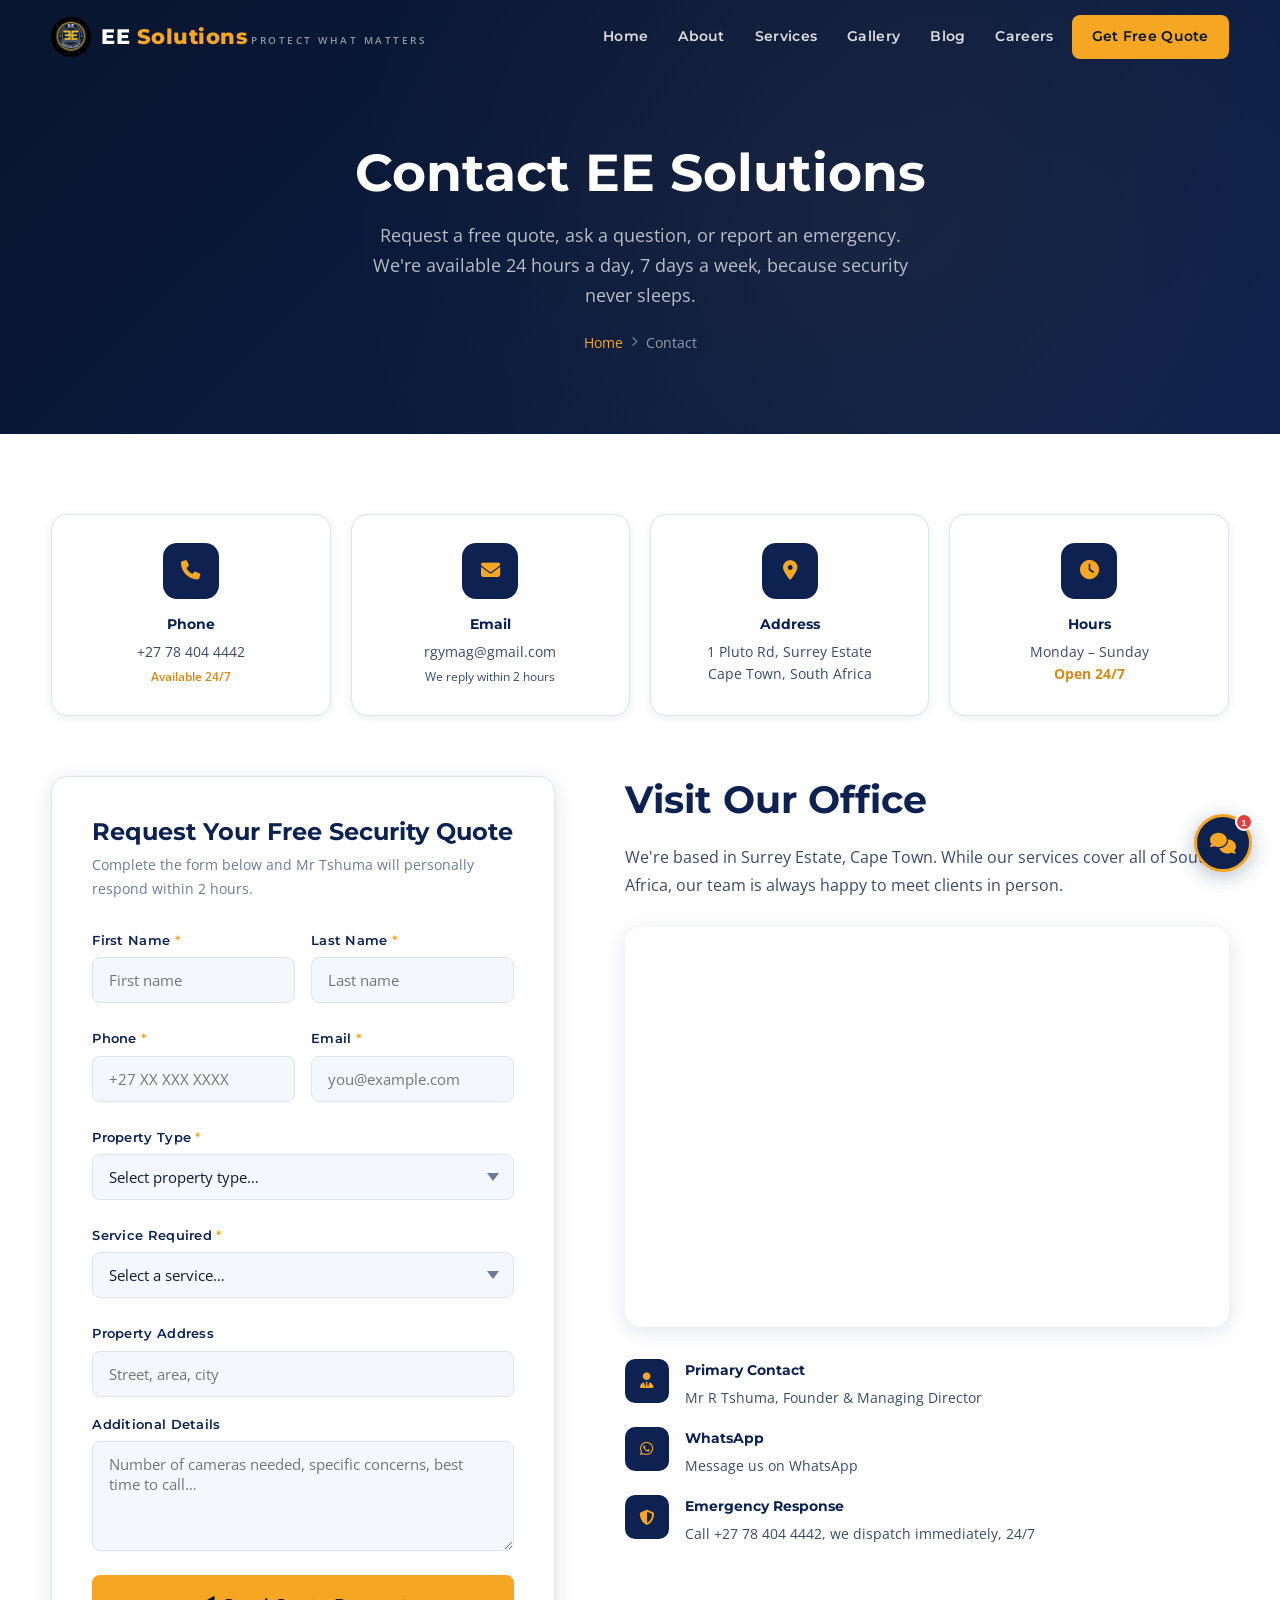
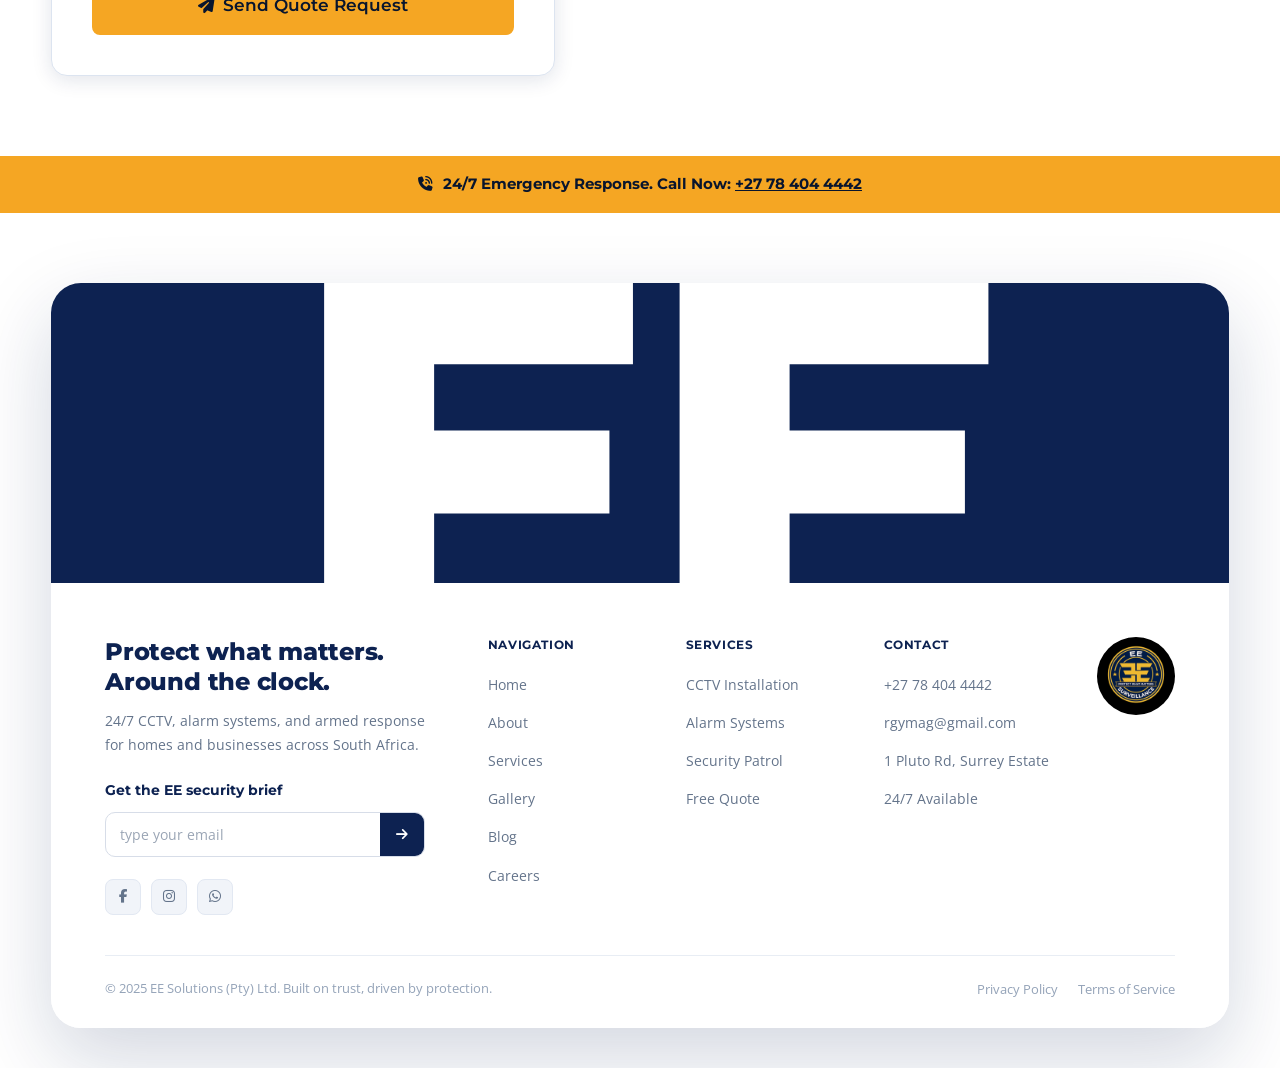
<file: contact.html>
<!DOCTYPE html>
<html lang="en">
<head>
  <meta charset="UTF-8" />
  <link rel="icon" type="image/x-icon" href="favicon.ico">
  <link rel="apple-touch-icon" href="images/apple-touch-icon.png">
  <meta name="viewport" content="width=device-width, initial-scale=1.0" />
  <title>Contact &amp; Free Quote | EE Solutions – Security South Africa</title>
  <meta name="description" content="Contact EE Solutions for a free security quote. Call +27 78 404 4442, email rgymag@gmail.com, or fill in our online form. We respond within 2 hours." />
  <link rel="preconnect" href="https://fonts.googleapis.com" />
  <link rel="preconnect" href="https://fonts.gstatic.com" crossorigin />
  <link href="https://fonts.googleapis.com/css2?family=Montserrat:wght@400;600;700;800&family=Open+Sans:ital,wght@0,400;0,600;1,400&display=swap" rel="stylesheet" />
  <link rel="stylesheet" href="https://cdnjs.cloudflare.com/ajax/libs/font-awesome/6.5.0/css/all.min.css" />
  <link rel="stylesheet" href="css/style.css" />
</head>
<body>

<nav class="navbar" id="navbar">
  <div class="navbar-inner">
    <a href="index.html" class="logo">
      <img src="images/logo.png" alt="EE Surveillance" width="40" height="40">
      <div class="logo-text">
        <span class="logo-name">EE <span>Solutions</span></span>
        <span class="logo-tagline">Protect What Matters</span>
      </div>
    </a>
    <div class="nav-links">
      <a href="index.html">Home</a>
      <a href="about.html">About</a>
      <a href="services.html">Services</a>
      <a href="gallery.html">Gallery</a>
      <a href="blog.html">Blog</a>
      <a href="careers.html">Careers</a>
      <a href="contact.html" class="nav-cta">Get Free Quote</a>
    </div>
    <button class="hamburger" aria-label="Toggle menu"><span></span><span></span><span></span></button>
  </div>
</nav>
<nav class="mobile-nav">
  <a href="index.html">Home</a>
  <a href="about.html">About Us</a>
  <a href="services.html">Services</a>
  <a href="gallery.html">Gallery</a>
  <a href="blog.html">Blog &amp; News</a>
  <a href="careers.html">Careers</a>
  <a href="contact.html" class="nav-cta">Get a Free Quote</a>
</nav>

<!-- PAGE HERO -->
<section class="page-hero">
  <div class="page-hero-bg"></div>
  <div class="page-hero-pattern"></div>
  <div class="container page-hero-content">
    <h1>Contact EE Solutions</h1>
    <p>Request a free quote, ask a question, or report an emergency. We're available 24 hours a day, 7 days a week, because security never sleeps.</p>
    <div class="breadcrumb">
      <a href="index.html">Home</a>
      <i class="fa-solid fa-chevron-right"></i>
      <span>Contact</span>
    </div>
  </div>
</section>

<!-- CONTACT CARDS -->
<section>
  <div class="container">
    <div class="contact-cards">
      <div class="contact-card fade-in delay-1">
        <div class="contact-card-icon"><i class="fa-solid fa-phone"></i></div>
        <h4>Phone</h4>
        <a href="tel:+27784044442">+27 78 404 4442</a>
        <p style="margin-top:4px; font-size:0.78rem; color: var(--gold-dark); font-weight:600;">Available 24/7</p>
      </div>
      <div class="contact-card fade-in delay-2">
        <div class="contact-card-icon"><i class="fa-solid fa-envelope"></i></div>
        <h4>Email</h4>
        <a href="mailto:rgymag@gmail.com">rgymag@gmail.com</a>
        <p style="margin-top:4px; font-size:0.78rem;">We reply within 2 hours</p>
      </div>
      <div class="contact-card fade-in delay-3">
        <div class="contact-card-icon"><i class="fa-solid fa-location-dot"></i></div>
        <h4>Address</h4>
        <p>1 Pluto Rd, Surrey Estate</p>
        <p>Cape Town, South Africa</p>
      </div>
      <div class="contact-card fade-in delay-4">
        <div class="contact-card-icon"><i class="fa-solid fa-clock"></i></div>
        <h4>Hours</h4>
        <p>Monday – Sunday</p>
        <p><strong style="color: var(--gold-dark);">Open 24/7</strong></p>
      </div>
    </div>

    <!-- FORM + MAP -->
    <div class="quote-inner">
      <div class="fade-in">
        <div class="form-card">
          <h3>Request Your Free Security Quote</h3>
          <p>Complete the form below and Mr Tshuma will personally respond within 2 hours.</p>
          <form data-validate id="contactForm">
            <div class="form-row">
              <div class="form-group">
                <label>First Name <span>*</span></label>
                <input type="text" name="fname" placeholder="First name" required />
                <span class="form-error-msg"></span>
              </div>
              <div class="form-group">
                <label>Last Name <span>*</span></label>
                <input type="text" name="lname" placeholder="Last name" required />
                <span class="form-error-msg"></span>
              </div>
            </div>
            <div class="form-row">
              <div class="form-group">
                <label>Phone <span>*</span></label>
                <input type="tel" name="phone" placeholder="+27 XX XXX XXXX" required />
                <span class="form-error-msg"></span>
              </div>
              <div class="form-group">
                <label>Email <span>*</span></label>
                <input type="email" name="email" placeholder="you@example.com" required />
                <span class="form-error-msg"></span>
              </div>
            </div>
            <div class="form-group">
              <label>Property Type <span>*</span></label>
              <select name="property" required>
                <option value="">Select property type…</option>
                <option>Residential Home</option>
                <option>Business / Office</option>
                <option>Retail Store</option>
                <option>Estate / Complex</option>
                <option>Industrial / Warehouse</option>
                <option>Other</option>
              </select>
              <span class="form-error-msg"></span>
            </div>
            <div class="form-group">
              <label>Service Required <span>*</span></label>
              <select name="service" required>
                <option value="">Select a service…</option>
                <option>CCTV Installation</option>
                <option>Alarm System</option>
                <option>Security Patrol</option>
                <option>24/7 Monitoring</option>
                <option>Event Security</option>
                <option>Full Package (All Services)</option>
              </select>
              <span class="form-error-msg"></span>
            </div>
            <div class="form-group">
              <label>Property Address</label>
              <input type="text" name="address" placeholder="Street, area, city" />
            </div>
            <div class="form-group">
              <label>Additional Details</label>
              <textarea name="message" placeholder="Number of cameras needed, specific concerns, best time to call…"></textarea>
            </div>
            <button type="submit" class="btn btn-primary btn-lg form-submit">
              <i class="fa-solid fa-paper-plane"></i> Send Quote Request
            </button>
          </form>
          <div class="form-success">
            <i class="fa-solid fa-circle-check"></i>
            <h4>Thank You! Quote Request Received</h4>
            <p>Mr Tshuma will personally contact you within 2 hours with your free, no-obligation security quote. For urgent matters, call <a href="tel:+27784044442">+27 78 404 4442</a>.</p>
          </div>
        </div>
      </div>

      <!-- MAP + INFO -->
      <div class="fade-in delay-2">
        <h2 style="margin-bottom: 20px;">Visit Our Office</h2>
        <p style="margin-bottom: 28px;">We're based in Surrey Estate, Cape Town. While our services cover all of South Africa, our team is always happy to meet clients in person.</p>

        <div class="map-container" style="margin-bottom: 32px;">
          <iframe
            src="https://www.google.com/maps/embed?pb=!1m18!1m12!1m3!1d3310.5!2d18.5495!3d-33.9545!2m3!1f0!2f0!3f0!3m2!1i1024!2i768!4f13.1!3m3!1m2!1s0x1dcc5d9b9d8b!2sSurrey+Estate%2C+Cape+Town%2C+South+Africa!5e0!3m2!1sen!2sza!4v1234567890"
            allowfullscreen=""
            loading="lazy"
            referrerpolicy="no-referrer-when-downgrade"
            title="EE Solutions location map">
          </iframe>
        </div>

        <div class="contact-list">
          <div class="contact-item">
            <div class="contact-icon"><i class="fa-solid fa-user-tie"></i></div>
            <div class="contact-detail">
              <strong>Primary Contact</strong>
              <span>Mr R Tshuma, Founder &amp; Managing Director</span>
            </div>
          </div>
          <div class="contact-item">
            <div class="contact-icon"><i class="fa-brands fa-whatsapp"></i></div>
            <div class="contact-detail">
              <strong>WhatsApp</strong>
              <a href="https://wa.me/447471642878" target="_blank" rel="noopener">Message us on WhatsApp</a>
            </div>
          </div>
          <div class="contact-item">
            <div class="contact-icon"><i class="fa-solid fa-shield-halved"></i></div>
            <div class="contact-detail">
              <strong>Emergency Response</strong>
              <span>Call <a href="tel:+27784044442">+27 78 404 4442</a>, we dispatch immediately, 24/7</span>
            </div>
          </div>
        </div>
      </div>
    </div>
  </div>
</section>

<div class="emergency-banner">
  <p><i class="fa-solid fa-phone-volume"></i> 24/7 Emergency Response. Call Now: <a href="tel:+27784044442">+27 78 404 4442</a></p>
</div>
<footer class="footer-negative">
  <div class="container">
    <div class="footer-neg-card">
      <div class="footer-neg-block">
        <span class="footer-wordmark">EE</span>
      </div>
      <div class="footer-neg-panel">
        <div class="footer-neg-grid">
          <div class="footer-neg-intro">
            <h3>Protect what matters.<br>Around the clock.</h3>
            <p>24/7 CCTV, alarm systems, and armed response for homes and businesses across South Africa.</p>
            <span class="footer-neg-news-label">Get the EE security brief</span>
            <form class="footer-neg-form" onsubmit="return false;">
              <input type="email" placeholder="type your email" aria-label="Email address" />
              <button type="submit" aria-label="Subscribe"><i class="fa-solid fa-arrow-right"></i></button>
            </form>
            <div class="social-links">
              <a href="#" class="social-link" aria-label="Facebook"><i class="fa-brands fa-facebook-f"></i></a>
              <a href="#" class="social-link" aria-label="Instagram"><i class="fa-brands fa-instagram"></i></a>
              <a href="#" class="social-link" aria-label="WhatsApp"><i class="fa-brands fa-whatsapp"></i></a>
            </div>
          </div>
          <div class="footer-neg-col">
            <h5>Navigation</h5>
            <ul>
              <li><a href="index.html">Home</a></li>
              <li><a href="about.html">About</a></li>
              <li><a href="services.html">Services</a></li>
              <li><a href="gallery.html">Gallery</a></li>
              <li><a href="blog.html">Blog</a></li>
              <li><a href="careers.html">Careers</a></li>
            </ul>
          </div>
          <div class="footer-neg-col">
            <h5>Services</h5>
            <ul>
              <li><a href="services.html#cctv">CCTV Installation</a></li>
              <li><a href="services.html#alarms">Alarm Systems</a></li>
              <li><a href="services.html#patrol">Security Patrol</a></li>
              <li><a href="contact.html">Free Quote</a></li>
            </ul>
          </div>
          <div class="footer-neg-col">
            <h5>Contact</h5>
            <ul>
              <li><a href="tel:+27784044442">+27 78 404 4442</a></li>
              <li><a href="mailto:rgymag@gmail.com">rgymag@gmail.com</a></li>
              <li><span>1 Pluto Rd, Surrey Estate</span></li>
              <li><span>24/7 Available</span></li>
            </ul>
          </div>
          <div class="footer-neg-badge">
            <img src="images/logo.png" alt="EE Solutions" width="78" height="78" />
          </div>
        </div>
        <div class="footer-neg-bottom">
          <p>&copy; 2025 EE Solutions (Pty) Ltd. Built on trust, driven by protection.</p>
          <div class="footer-bottom-links"><a href="#">Privacy Policy</a><a href="#">Terms of Service</a></div>
        </div>
      </div>
    </div>
  </div>
</footer>
<div class="chat-widget">
  <div class="chat-panel">
    <div class="chat-header">
      <div class="chat-avatar"><i class="fa-solid fa-headset"></i></div>
      <div class="chat-header-info"><h5>EE Solutions Support</h5><span><span class="online-dot"></span> Typically replies within 1 hour</span></div>
      <button class="chat-close"><i class="fa-solid fa-xmark"></i></button>
    </div>
    <div class="chat-messages"><div class="chat-message">Hello! How can we help? We're available 24/7 for quotes and emergencies.</div></div>
    <div class="chat-body">
      <div class="form-group"><input type="text" name="chat-name" placeholder="Your name" /></div>
      <div class="form-group"><textarea name="chat-msg" placeholder="Type your message…"></textarea></div>
      <button class="chat-send"><i class="fa-solid fa-paper-plane"></i> Send Message</button>
    </div>
  </div>
  <button class="chat-toggle"><span class="chat-badge">1</span><i class="fa-solid fa-comments"></i></button>
</div>
<script src="js/main.js"></script>
</body>
</html>
</file>
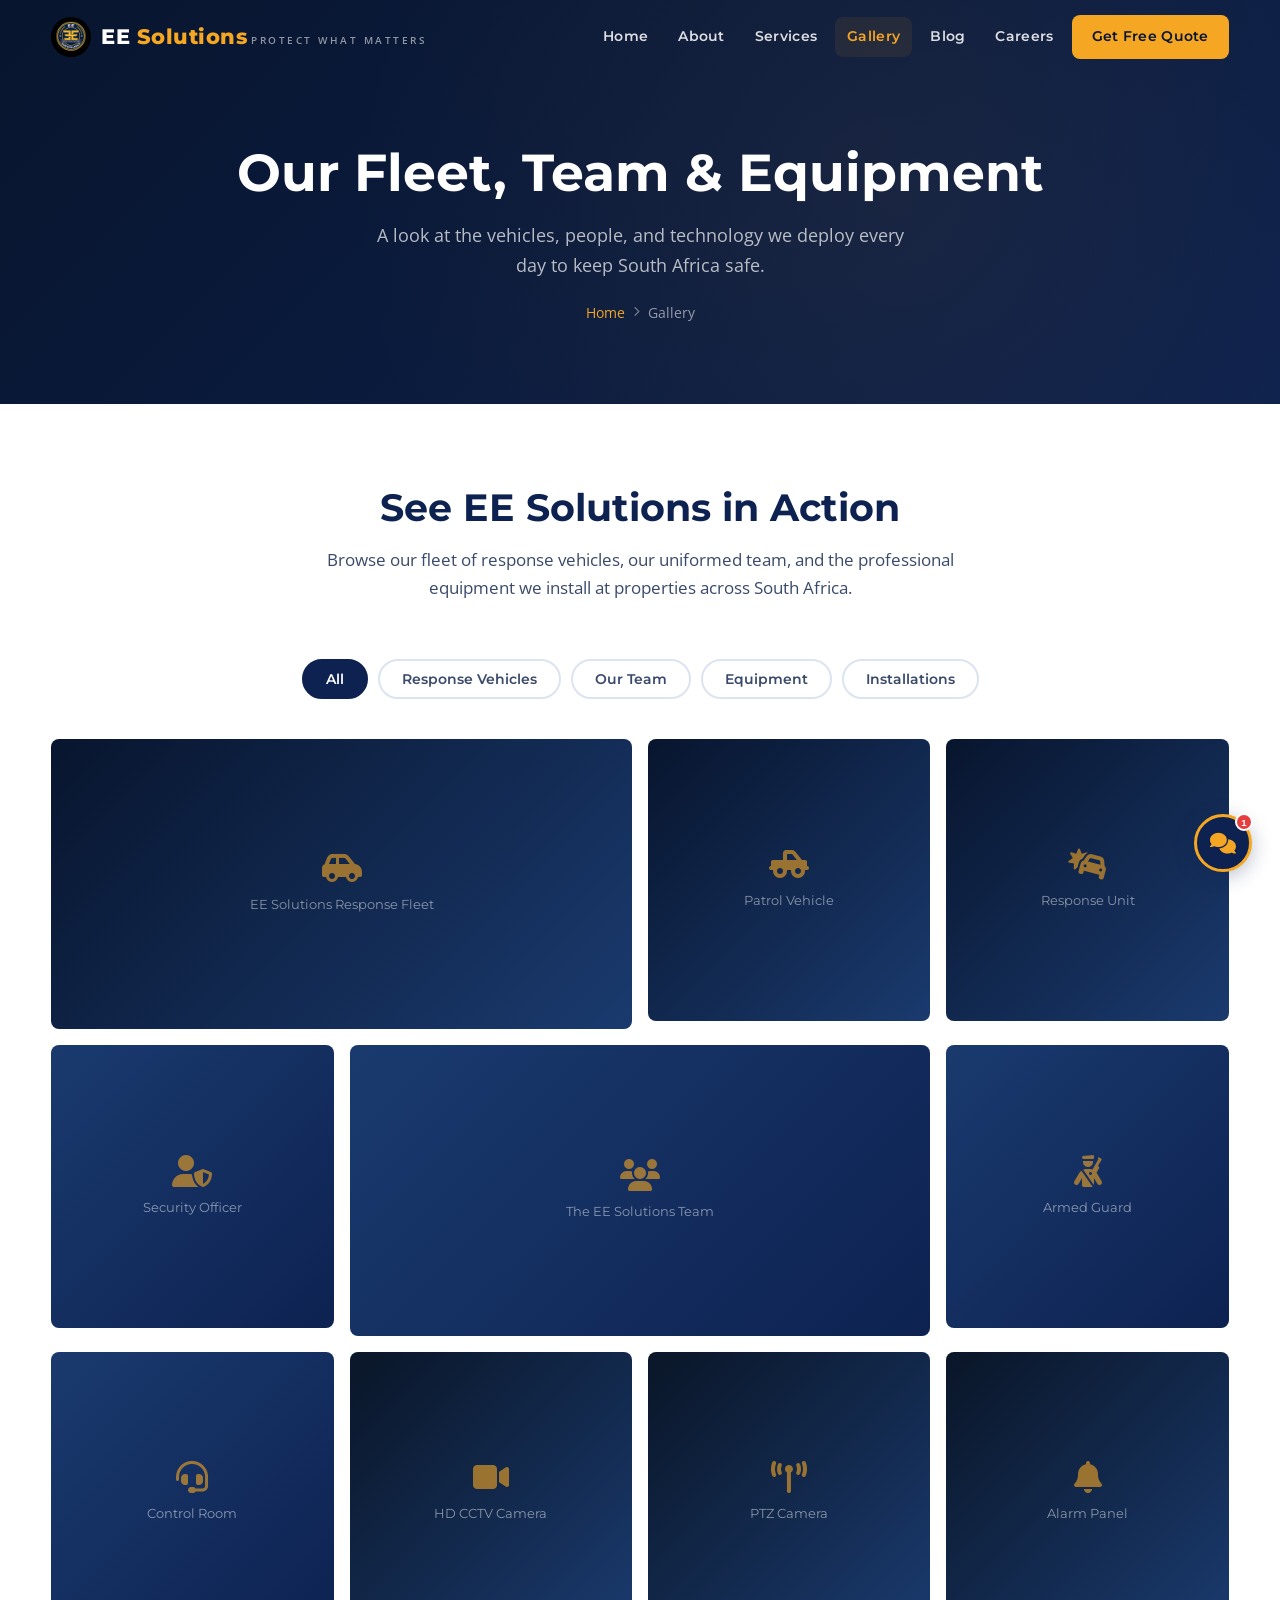
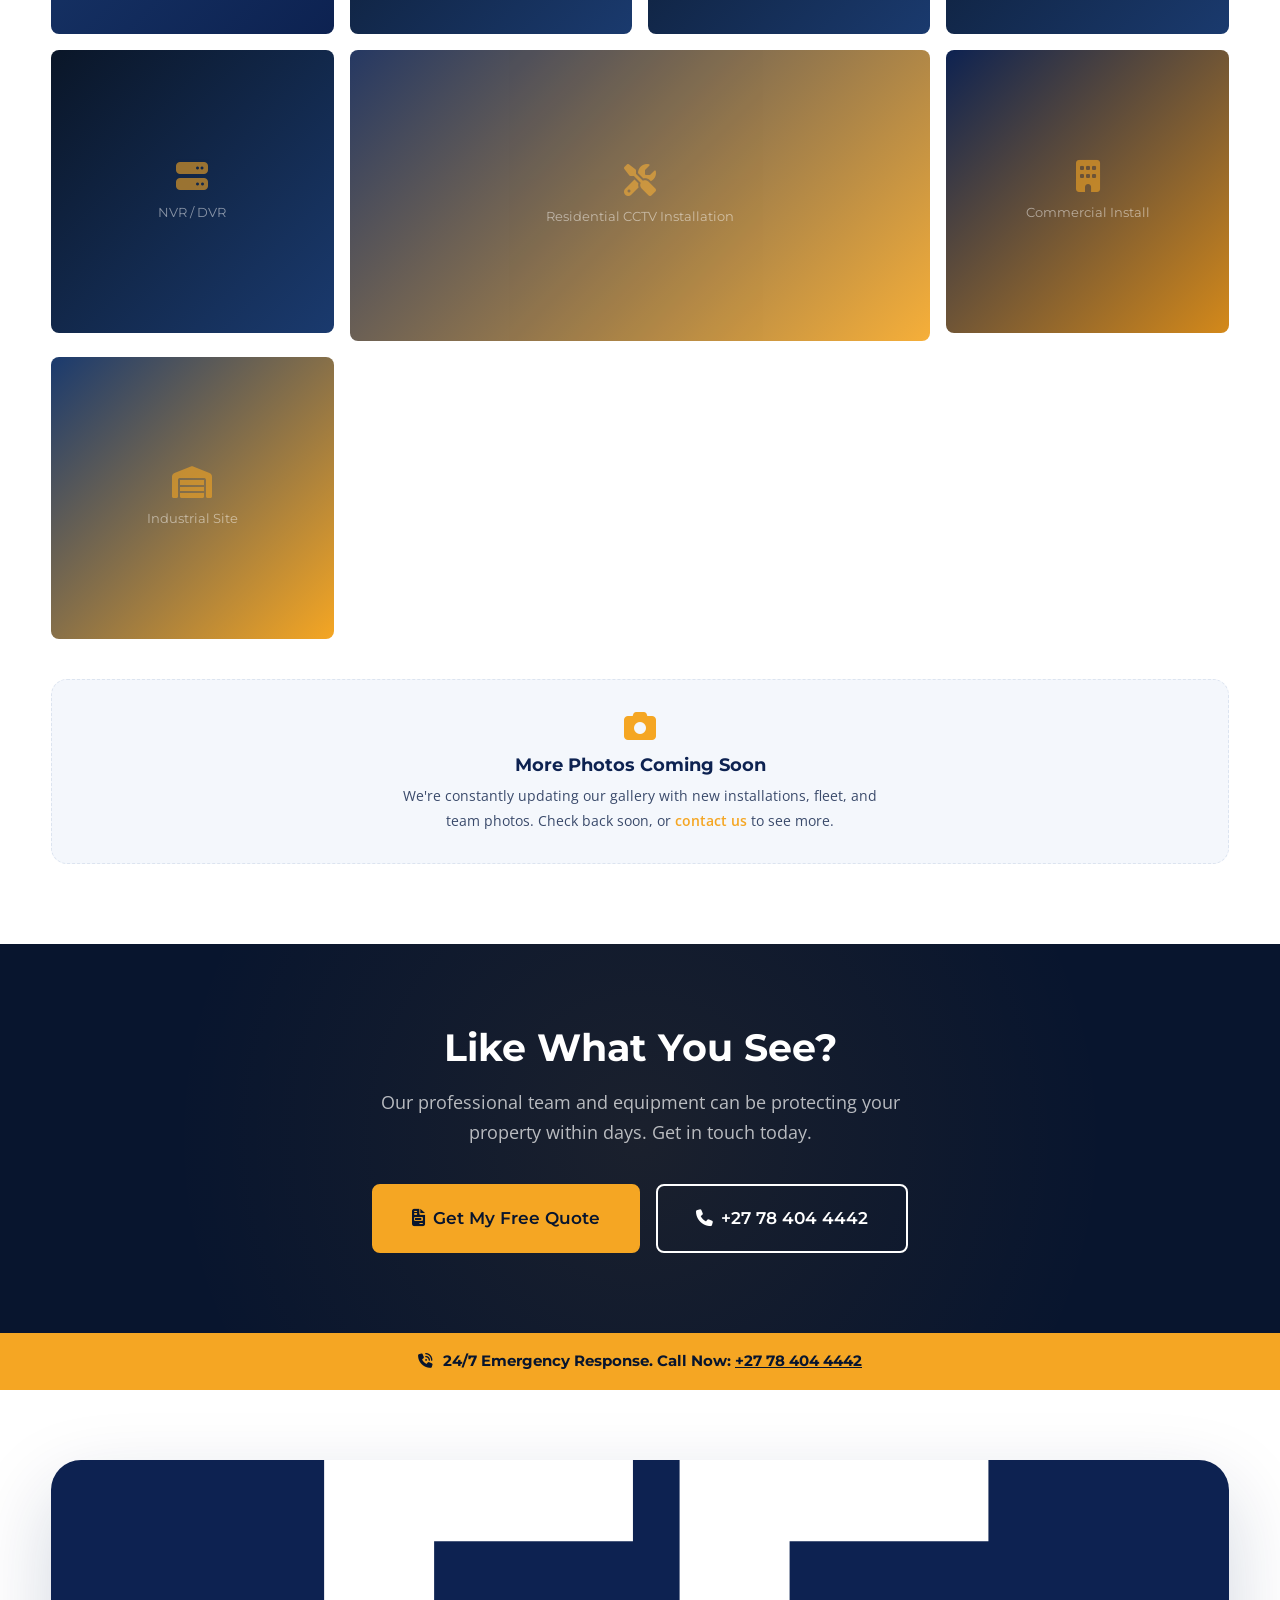
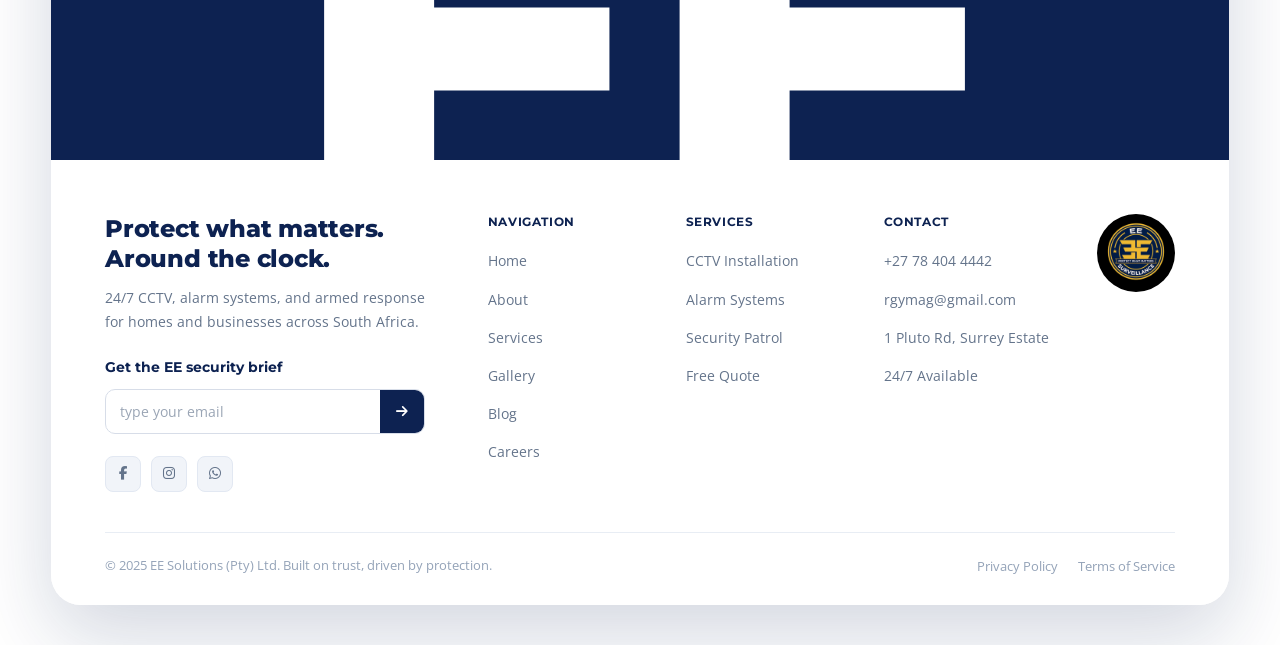
<file: gallery.html>
<!DOCTYPE html>
<html lang="en">
<head>
  <meta charset="UTF-8" />
  <link rel="icon" type="image/x-icon" href="favicon.ico">
  <link rel="apple-touch-icon" href="images/apple-touch-icon.png">
  <meta name="viewport" content="width=device-width, initial-scale=1.0" />
  <title>Gallery – Fleet, Team &amp; Equipment | EE Solutions</title>
  <meta name="description" content="View the EE Solutions gallery, our vehicles, security team, CCTV equipment, and alarm installations across South Africa." />
  <link rel="preconnect" href="https://fonts.googleapis.com" />
  <link rel="preconnect" href="https://fonts.gstatic.com" crossorigin />
  <link href="https://fonts.googleapis.com/css2?family=Montserrat:wght@400;600;700;800&family=Open+Sans:ital,wght@0,400;0,600;1,400&display=swap" rel="stylesheet" />
  <link rel="stylesheet" href="https://cdnjs.cloudflare.com/ajax/libs/font-awesome/6.5.0/css/all.min.css" />
  <link rel="stylesheet" href="css/style.css" />
  <style>
    .gallery-placeholder { min-height: 160px; }
    .gallery-item { min-height: 160px; }
    .gallery-placeholder-v { background: linear-gradient(135deg, var(--navy-dark) 0%, var(--navy-light) 100%); }
    .gallery-placeholder-t { background: linear-gradient(135deg, #1a3a6e 0%, #0d2251 100%); }
    .gallery-placeholder-e { background: linear-gradient(135deg, #0a1628 0%, #1a3a6e 100%); }
  </style>
</head>
<body>

<nav class="navbar" id="navbar">
  <div class="navbar-inner">
    <a href="index.html" class="logo">
      <img src="images/logo.png" alt="EE Surveillance" width="40" height="40">
      <div class="logo-text">
        <span class="logo-name">EE <span>Solutions</span></span>
        <span class="logo-tagline">Protect What Matters</span>
      </div>
    </a>
    <div class="nav-links">
      <a href="index.html">Home</a>
      <a href="about.html">About</a>
      <a href="services.html">Services</a>
      <a href="gallery.html">Gallery</a>
      <a href="blog.html">Blog</a>
      <a href="careers.html">Careers</a>
      <a href="contact.html" class="nav-cta">Get Free Quote</a>
    </div>
    <button class="hamburger" aria-label="Toggle menu"><span></span><span></span><span></span></button>
  </div>
</nav>
<nav class="mobile-nav">
  <a href="index.html">Home</a>
  <a href="about.html">About Us</a>
  <a href="services.html">Services</a>
  <a href="gallery.html">Gallery</a>
  <a href="blog.html">Blog &amp; News</a>
  <a href="careers.html">Careers</a>
  <a href="contact.html" class="nav-cta">Get a Free Quote</a>
</nav>

<!-- PAGE HERO -->
<section class="page-hero">
  <div class="page-hero-bg"></div>
  <div class="page-hero-pattern"></div>
  <div class="container page-hero-content">
    <h1>Our Fleet, Team &amp; Equipment</h1>
    <p>A look at the vehicles, people, and technology we deploy every day to keep South Africa safe.</p>
    <div class="breadcrumb">
      <a href="index.html">Home</a>
      <i class="fa-solid fa-chevron-right"></i>
      <span>Gallery</span>
    </div>
  </div>
</section>

<!-- GALLERY -->
<section>
  <div class="container">
    <div class="section-header fade-in">
      <h2>See EE Solutions in Action</h2>
      <p>Browse our fleet of response vehicles, our uniformed team, and the professional equipment we install at properties across South Africa.</p>
    </div>

    <div class="gallery-filters fade-in">
      <button class="filter-btn active" data-filter="all">All</button>
      <button class="filter-btn" data-filter="vehicles">Response Vehicles</button>
      <button class="filter-btn" data-filter="team">Our Team</button>
      <button class="filter-btn" data-filter="equipment">Equipment</button>
      <button class="filter-btn" data-filter="installations">Installations</button>
    </div>

    <div class="gallery-grid">
      <!-- Vehicles -->
      <div class="gallery-item wide fade-in" data-cat="vehicles">
        <div class="gallery-placeholder gallery-placeholder-v">
          <i class="fa-solid fa-car-side"></i>
          <span>EE Solutions Response Fleet</span>
        </div>
        <div class="gallery-overlay"><span class="gallery-caption">Armed Response Vehicles - GPS Tracked 24/7</span></div>
      </div>
      <div class="gallery-item fade-in" data-cat="vehicles">
        <div class="gallery-placeholder gallery-placeholder-v">
          <i class="fa-solid fa-truck-pickup"></i>
          <span>Patrol Vehicle</span>
        </div>
        <div class="gallery-overlay"><span class="gallery-caption">Patrol Unit - Surrey Estate</span></div>
      </div>
      <div class="gallery-item fade-in" data-cat="vehicles">
        <div class="gallery-placeholder gallery-placeholder-v">
          <i class="fa-solid fa-car-burst"></i>
          <span>Response Unit</span>
        </div>
        <div class="gallery-overlay"><span class="gallery-caption">Rapid Response Unit</span></div>
      </div>

      <!-- Team -->
      <div class="gallery-item fade-in" data-cat="team">
        <div class="gallery-placeholder gallery-placeholder-t">
          <i class="fa-solid fa-user-shield"></i>
          <span>Security Officer</span>
        </div>
        <div class="gallery-overlay"><span class="gallery-caption">Uniformed Security Officer - PSIRA Registered</span></div>
      </div>
      <div class="gallery-item wide fade-in" data-cat="team">
        <div class="gallery-placeholder gallery-placeholder-t">
          <i class="fa-solid fa-users"></i>
          <span>The EE Solutions Team</span>
        </div>
        <div class="gallery-overlay"><span class="gallery-caption">EE Solutions - Full Team Briefing</span></div>
      </div>
      <div class="gallery-item fade-in" data-cat="team">
        <div class="gallery-placeholder gallery-placeholder-t">
          <i class="fa-solid fa-person-military-rifle"></i>
          <span>Armed Guard</span>
        </div>
        <div class="gallery-overlay"><span class="gallery-caption">Armed Security Officer on Duty</span></div>
      </div>
      <div class="gallery-item fade-in" data-cat="team">
        <div class="gallery-placeholder gallery-placeholder-t">
          <i class="fa-solid fa-headset"></i>
          <span>Control Room</span>
        </div>
        <div class="gallery-overlay"><span class="gallery-caption">24/7 Control Room - Live Monitoring</span></div>
      </div>

      <!-- Equipment -->
      <div class="gallery-item fade-in" data-cat="equipment">
        <div class="gallery-placeholder gallery-placeholder-e">
          <i class="fa-solid fa-video"></i>
          <span>HD CCTV Camera</span>
        </div>
        <div class="gallery-overlay"><span class="gallery-caption">4K Turret Camera - Weatherproof</span></div>
      </div>
      <div class="gallery-item fade-in" data-cat="equipment">
        <div class="gallery-placeholder gallery-placeholder-e">
          <i class="fa-solid fa-tower-broadcast"></i>
          <span>PTZ Camera</span>
        </div>
        <div class="gallery-overlay"><span class="gallery-caption">Pan-Tilt-Zoom Camera - 360° Coverage</span></div>
      </div>
      <div class="gallery-item fade-in" data-cat="equipment">
        <div class="gallery-placeholder gallery-placeholder-e">
          <i class="fa-solid fa-bell"></i>
          <span>Alarm Panel</span>
        </div>
        <div class="gallery-overlay"><span class="gallery-caption">Smart Alarm Control Panel</span></div>
      </div>
      <div class="gallery-item fade-in" data-cat="equipment">
        <div class="gallery-placeholder gallery-placeholder-e">
          <i class="fa-solid fa-server"></i>
          <span>NVR / DVR</span>
        </div>
        <div class="gallery-overlay"><span class="gallery-caption">Network Video Recorder - Local Storage</span></div>
      </div>

      <!-- Installations -->
      <div class="gallery-item wide fade-in" data-cat="installations">
        <div class="gallery-placeholder" style="background: linear-gradient(135deg, #0d2251 0%, #f5a623 100%); opacity: 0.9;">
          <i class="fa-solid fa-screwdriver-wrench"></i>
          <span>Residential CCTV Installation</span>
        </div>
        <div class="gallery-overlay"><span class="gallery-caption">Completed CCTV Installation - Residential Property, Cape Town</span></div>
      </div>
      <div class="gallery-item fade-in" data-cat="installations">
        <div class="gallery-placeholder" style="background: linear-gradient(135deg, #0d2251 0%, #d4891a 100%);">
          <i class="fa-solid fa-building"></i>
          <span>Commercial Install</span>
        </div>
        <div class="gallery-overlay"><span class="gallery-caption">Commercial CCTV - Office Block, Johannesburg</span></div>
      </div>
      <div class="gallery-item fade-in" data-cat="installations">
        <div class="gallery-placeholder" style="background: linear-gradient(135deg, #1a3a6e 0%, #f5a623 100%);">
          <i class="fa-solid fa-warehouse"></i>
          <span>Industrial Site</span>
        </div>
        <div class="gallery-overlay"><span class="gallery-caption">Alarm &amp; CCTV - Industrial Warehouse, Durban</span></div>
      </div>
    </div>

    <div style="text-align:center; margin-top: 40px; background: var(--off-white); padding: 30px; border-radius: var(--radius-lg); border: 1px dashed var(--border);">
      <i class="fa-solid fa-camera" style="font-size: 2rem; color: var(--gold); margin-bottom: 12px; display:block;"></i>
      <h4 style="margin-bottom: 8px;">More Photos Coming Soon</h4>
      <p style="font-size: 0.9rem; max-width: 480px; margin: 0 auto;">We're constantly updating our gallery with new installations, fleet, and team photos. Check back soon, or <a href="contact.html" style="color: var(--gold); font-weight: 600;">contact us</a> to see more.</p>
    </div>
  </div>
</section>

<!-- CTA -->
<section class="cta-banner">
  <div class="container">
    <div class="cta-banner-content fade-in">
      <h2 style="color:var(--white);">Like What You See?</h2>
      <p>Our professional team and equipment can be protecting your property within days. Get in touch today.</p>
      <div class="cta-banner-actions">
        <a href="contact.html" class="btn btn-primary btn-lg"><i class="fa-solid fa-file-invoice"></i> Get My Free Quote</a>
        <a href="tel:+27784044442" class="btn btn-outline btn-lg"><i class="fa-solid fa-phone"></i> +27 78 404 4442</a>
      </div>
    </div>
  </div>
</section>

<div class="emergency-banner">
  <p><i class="fa-solid fa-phone-volume"></i> 24/7 Emergency Response. Call Now: <a href="tel:+27784044442">+27 78 404 4442</a></p>
</div>
<footer class="footer-negative">
  <div class="container">
    <div class="footer-neg-card">
      <div class="footer-neg-block">
        <span class="footer-wordmark">EE</span>
      </div>
      <div class="footer-neg-panel">
        <div class="footer-neg-grid">
          <div class="footer-neg-intro">
            <h3>Protect what matters.<br>Around the clock.</h3>
            <p>24/7 CCTV, alarm systems, and armed response for homes and businesses across South Africa.</p>
            <span class="footer-neg-news-label">Get the EE security brief</span>
            <form class="footer-neg-form" onsubmit="return false;">
              <input type="email" placeholder="type your email" aria-label="Email address" />
              <button type="submit" aria-label="Subscribe"><i class="fa-solid fa-arrow-right"></i></button>
            </form>
            <div class="social-links">
              <a href="#" class="social-link" aria-label="Facebook"><i class="fa-brands fa-facebook-f"></i></a>
              <a href="#" class="social-link" aria-label="Instagram"><i class="fa-brands fa-instagram"></i></a>
              <a href="#" class="social-link" aria-label="WhatsApp"><i class="fa-brands fa-whatsapp"></i></a>
            </div>
          </div>
          <div class="footer-neg-col">
            <h5>Navigation</h5>
            <ul>
              <li><a href="index.html">Home</a></li>
              <li><a href="about.html">About</a></li>
              <li><a href="services.html">Services</a></li>
              <li><a href="gallery.html">Gallery</a></li>
              <li><a href="blog.html">Blog</a></li>
              <li><a href="careers.html">Careers</a></li>
            </ul>
          </div>
          <div class="footer-neg-col">
            <h5>Services</h5>
            <ul>
              <li><a href="services.html#cctv">CCTV Installation</a></li>
              <li><a href="services.html#alarms">Alarm Systems</a></li>
              <li><a href="services.html#patrol">Security Patrol</a></li>
              <li><a href="contact.html">Free Quote</a></li>
            </ul>
          </div>
          <div class="footer-neg-col">
            <h5>Contact</h5>
            <ul>
              <li><a href="tel:+27784044442">+27 78 404 4442</a></li>
              <li><a href="mailto:rgymag@gmail.com">rgymag@gmail.com</a></li>
              <li><span>1 Pluto Rd, Surrey Estate</span></li>
              <li><span>24/7 Available</span></li>
            </ul>
          </div>
          <div class="footer-neg-badge">
            <img src="images/logo.png" alt="EE Solutions" width="78" height="78" />
          </div>
        </div>
        <div class="footer-neg-bottom">
          <p>&copy; 2025 EE Solutions (Pty) Ltd. Built on trust, driven by protection.</p>
          <div class="footer-bottom-links"><a href="#">Privacy Policy</a><a href="#">Terms of Service</a></div>
        </div>
      </div>
    </div>
  </div>
</footer>
<div class="chat-widget">
  <div class="chat-panel">
    <div class="chat-header">
      <div class="chat-avatar"><i class="fa-solid fa-headset"></i></div>
      <div class="chat-header-info"><h5>EE Solutions Support</h5><span><span class="online-dot"></span> Typically replies within 1 hour</span></div>
      <button class="chat-close"><i class="fa-solid fa-xmark"></i></button>
    </div>
    <div class="chat-messages"><div class="chat-message">Hello! Got a question about our services? We're here 24/7.</div></div>
    <div class="chat-body">
      <div class="form-group"><input type="text" name="chat-name" placeholder="Your name" /></div>
      <div class="form-group"><textarea name="chat-msg" placeholder="Type your message…"></textarea></div>
      <button class="chat-send"><i class="fa-solid fa-paper-plane"></i> Send Message</button>
    </div>
  </div>
  <button class="chat-toggle"><span class="chat-badge">1</span><i class="fa-solid fa-comments"></i></button>
</div>
<script src="js/main.js"></script>
</body>
</html>
</file>
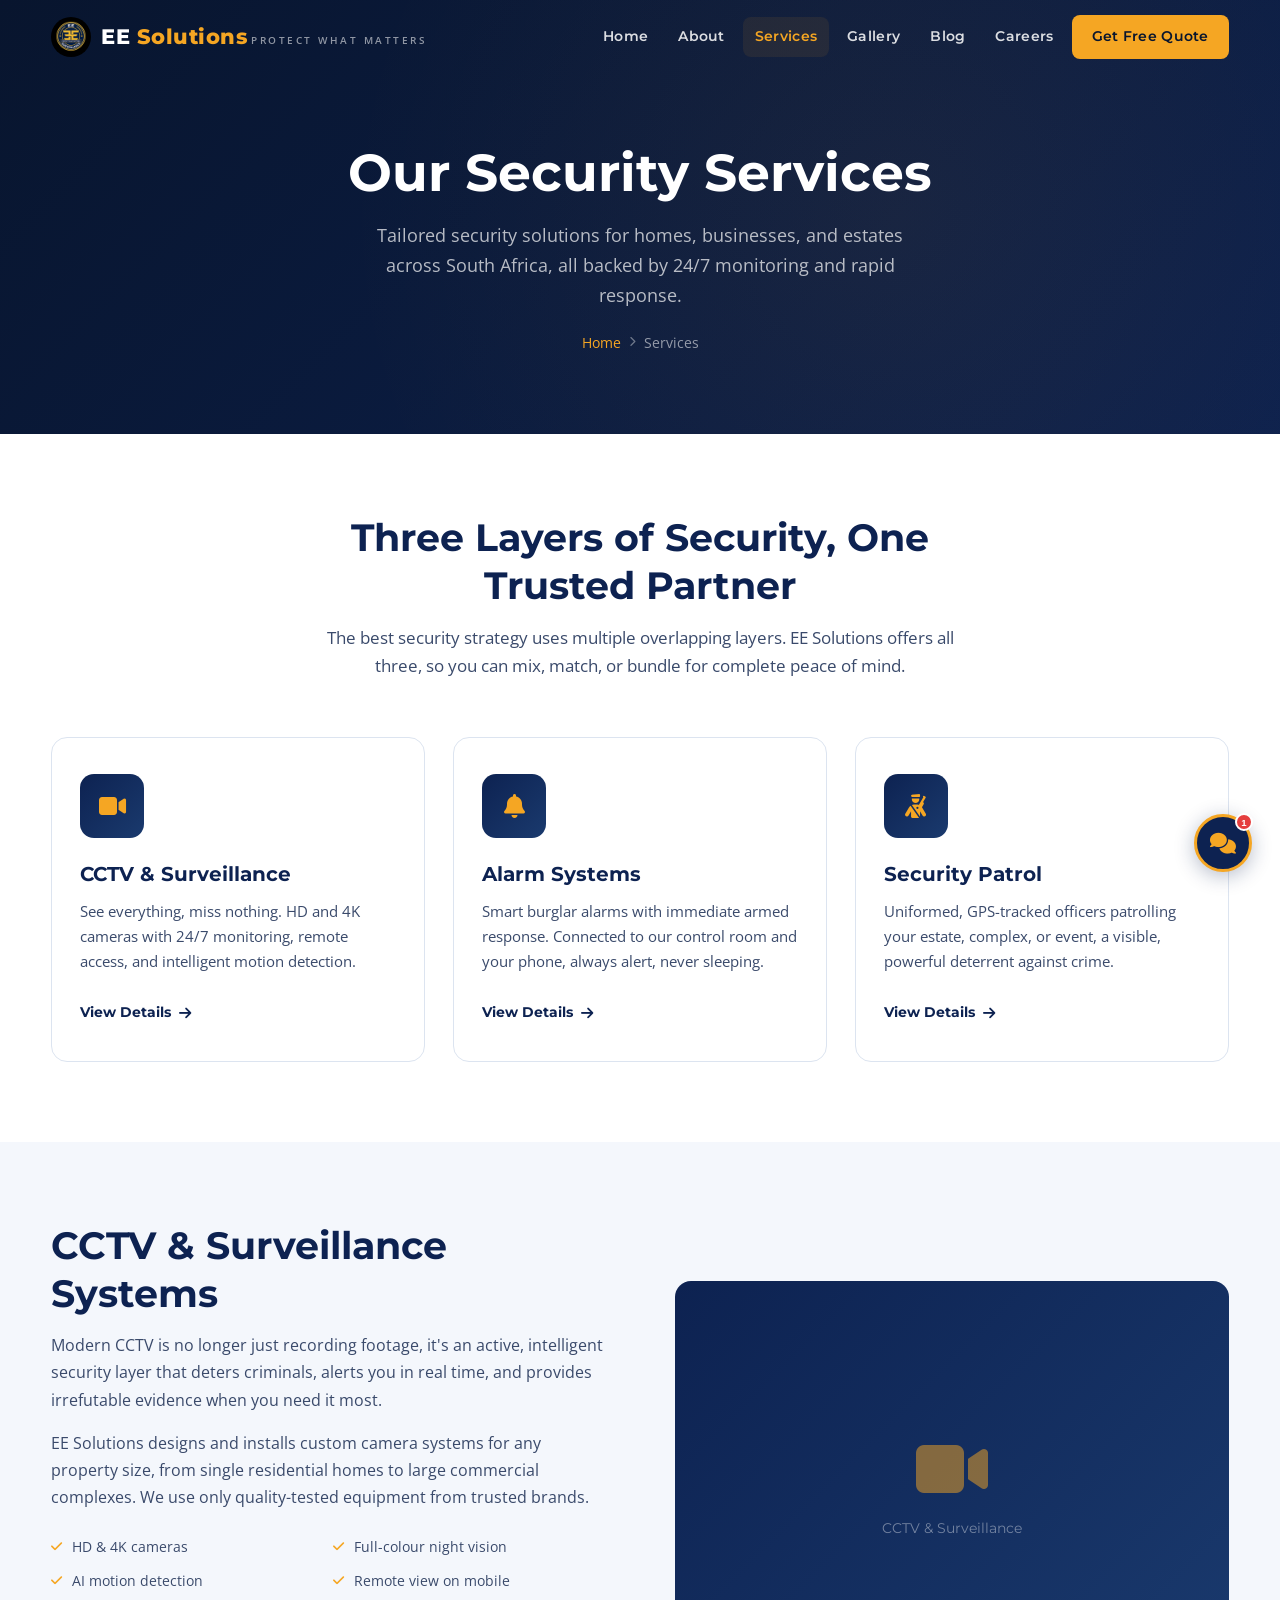
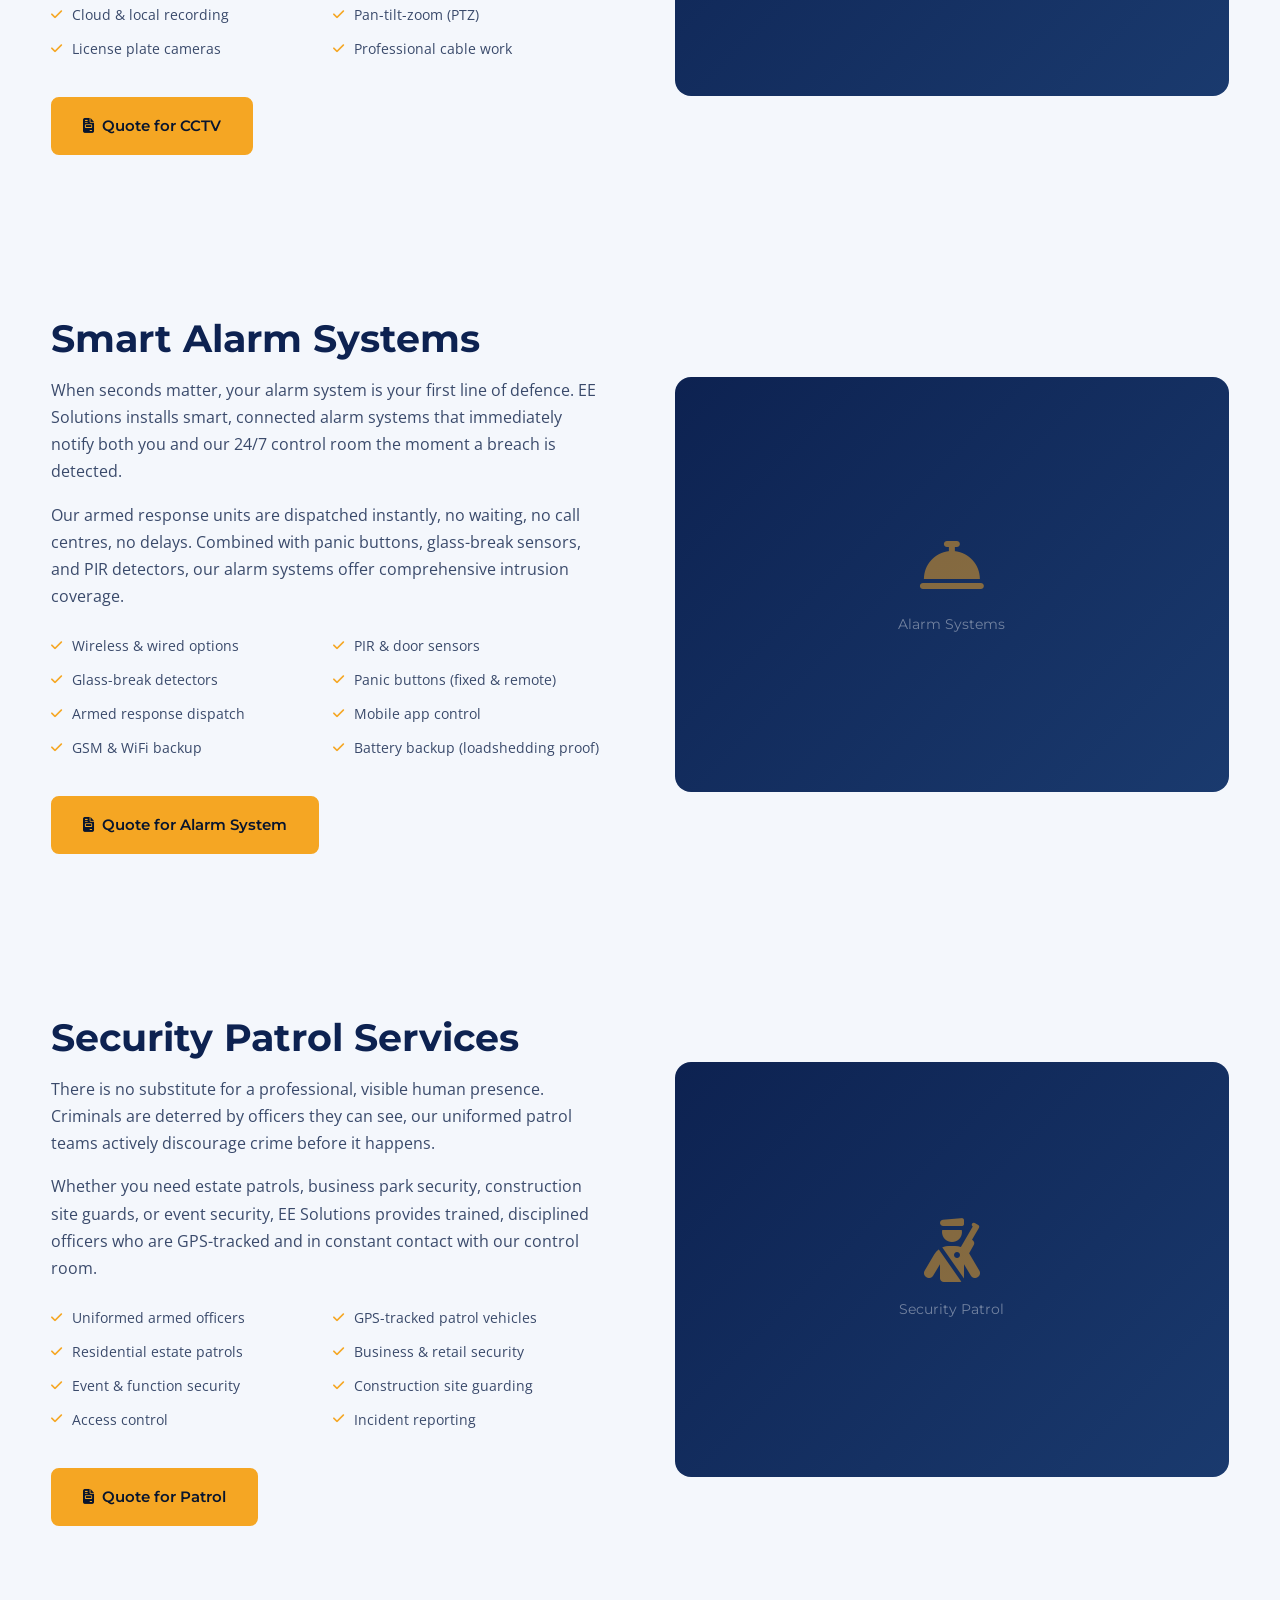
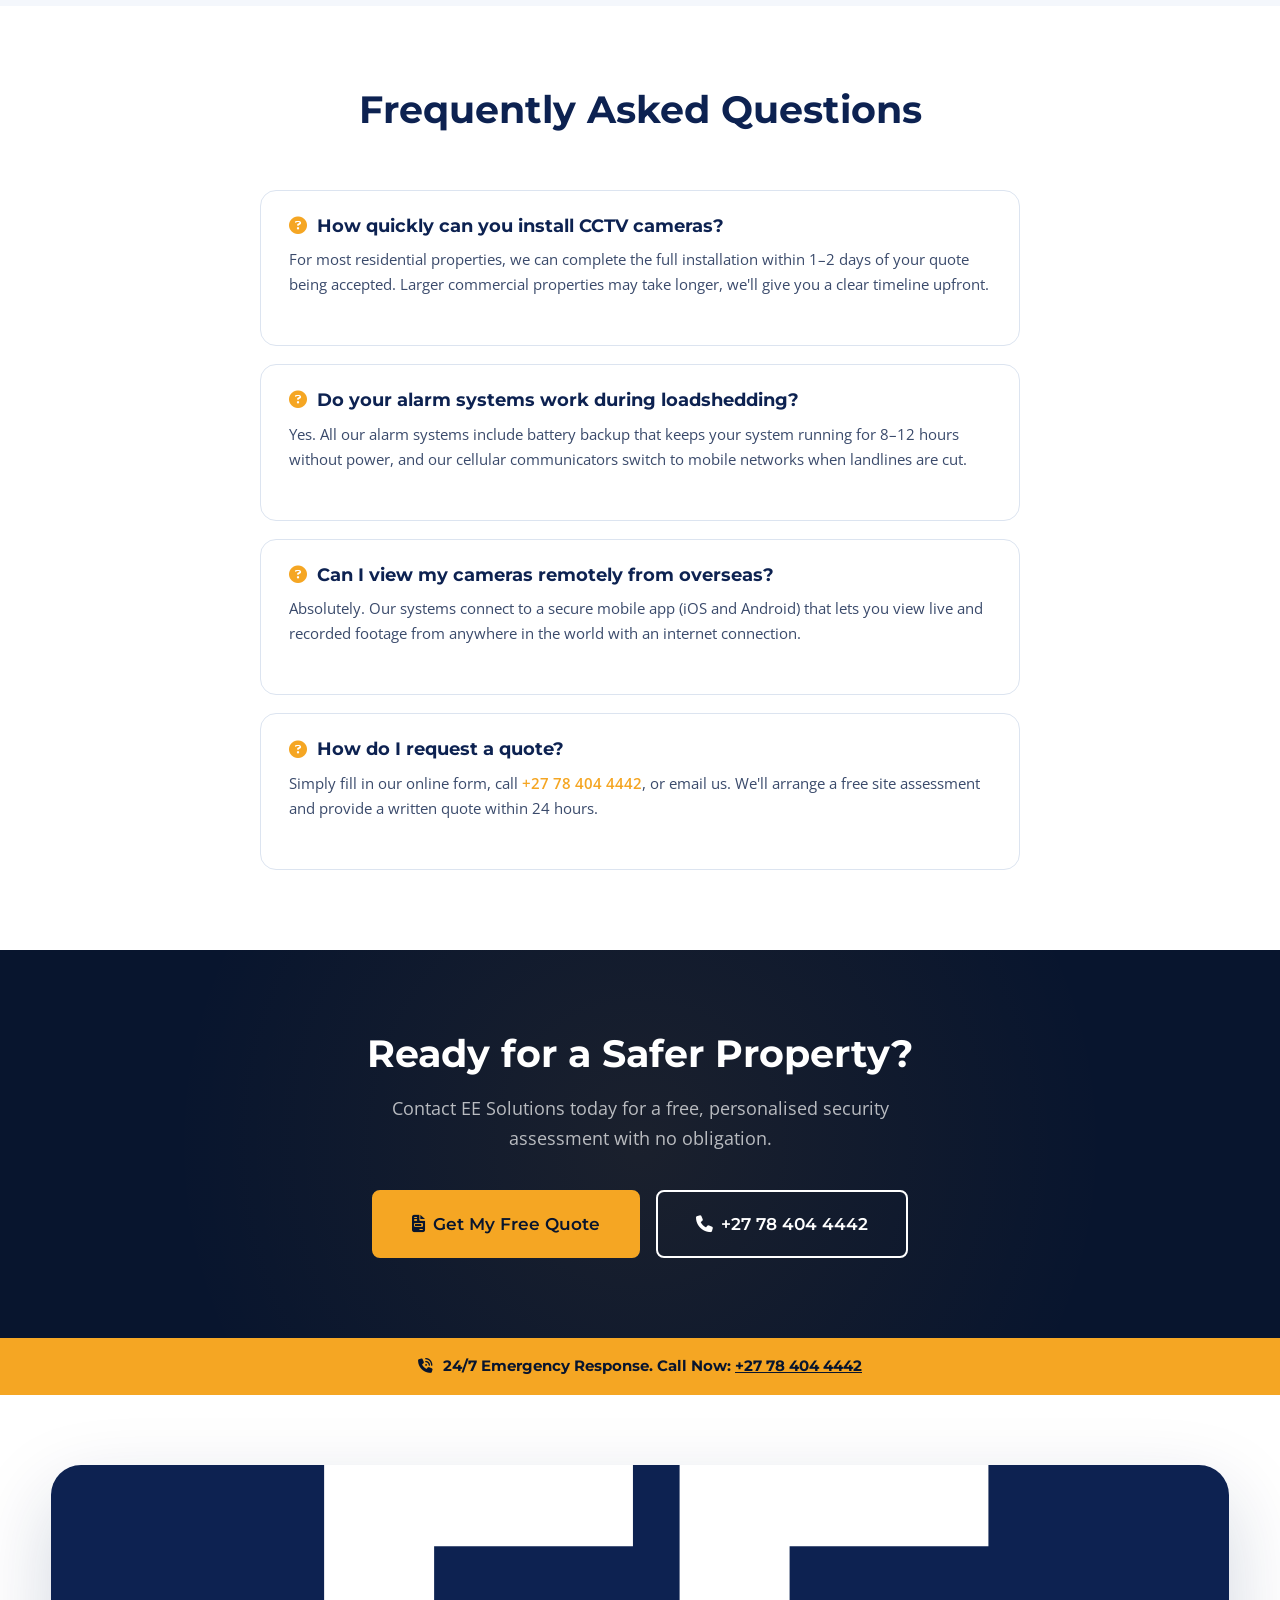
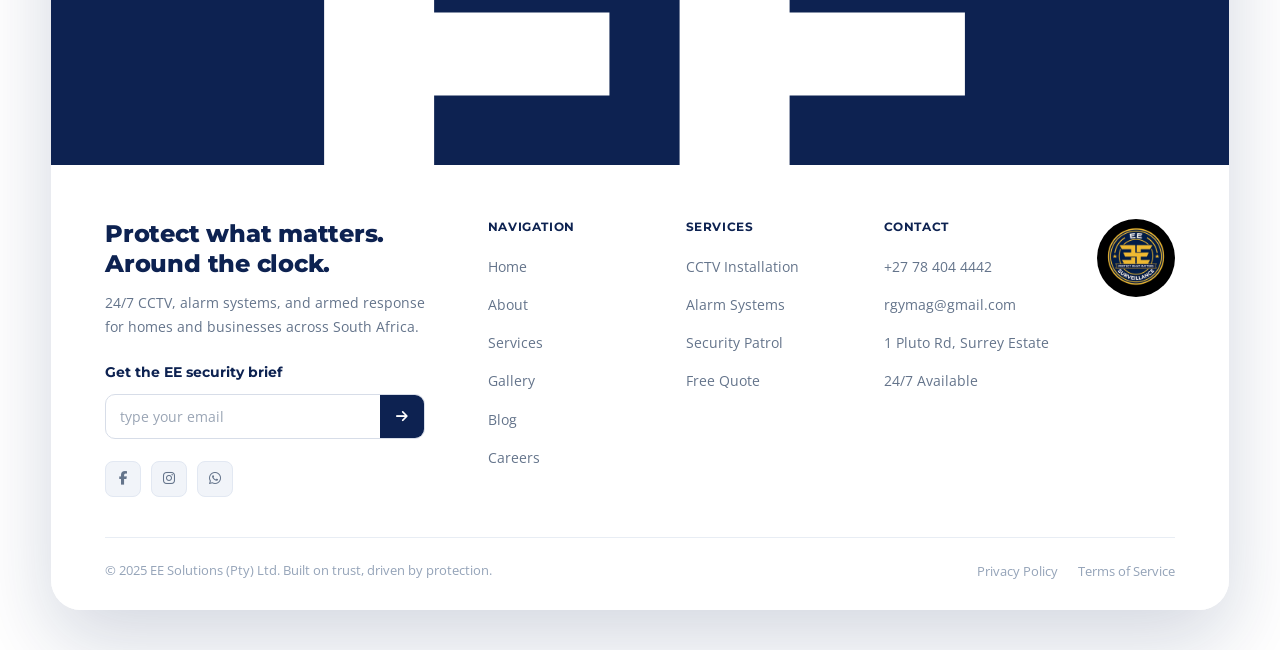
<file: services.html>
<!DOCTYPE html>
<html lang="en">
<head>
  <meta charset="UTF-8" />
  <link rel="icon" type="image/x-icon" href="favicon.ico">
  <link rel="apple-touch-icon" href="images/apple-touch-icon.png">
  <meta name="viewport" content="width=device-width, initial-scale=1.0" />
  <title>Services – CCTV, Alarms &amp; Security Patrol | EE Solutions</title>
  <meta name="description" content="EE Solutions offers professional CCTV installation, smart alarm systems, and armed security patrol across South Africa. Get a free quote today." />
  <link rel="preconnect" href="https://fonts.googleapis.com" />
  <link rel="preconnect" href="https://fonts.gstatic.com" crossorigin />
  <link href="https://fonts.googleapis.com/css2?family=Montserrat:wght@400;600;700;800&family=Open+Sans:ital,wght@0,400;0,600;1,400&display=swap" rel="stylesheet" />
  <link rel="stylesheet" href="https://cdnjs.cloudflare.com/ajax/libs/font-awesome/6.5.0/css/all.min.css" />
  <link rel="stylesheet" href="css/style.css" />
</head>
<body>

<nav class="navbar" id="navbar">
  <div class="navbar-inner">
    <a href="index.html" class="logo">
      <img src="images/logo.png" alt="EE Surveillance" width="40" height="40">
      <div class="logo-text">
        <span class="logo-name">EE <span>Solutions</span></span>
        <span class="logo-tagline">Protect What Matters</span>
      </div>
    </a>
    <div class="nav-links">
      <a href="index.html">Home</a>
      <a href="about.html">About</a>
      <a href="services.html">Services</a>
      <a href="gallery.html">Gallery</a>
      <a href="blog.html">Blog</a>
      <a href="careers.html">Careers</a>
      <a href="contact.html" class="nav-cta">Get Free Quote</a>
    </div>
    <button class="hamburger" aria-label="Toggle menu"><span></span><span></span><span></span></button>
  </div>
</nav>
<nav class="mobile-nav">
  <a href="index.html">Home</a>
  <a href="about.html">About Us</a>
  <a href="services.html">Services</a>
  <a href="gallery.html">Gallery</a>
  <a href="blog.html">Blog &amp; News</a>
  <a href="careers.html">Careers</a>
  <a href="contact.html" class="nav-cta">Get a Free Quote</a>
</nav>

<!-- PAGE HERO -->
<section class="page-hero">
  <div class="page-hero-bg"></div>
  <div class="page-hero-pattern"></div>
  <div class="container page-hero-content">
    <h1>Our Security Services</h1>
    <p>Tailored security solutions for homes, businesses, and estates across South Africa, all backed by 24/7 monitoring and rapid response.</p>
    <div class="breadcrumb">
      <a href="index.html">Home</a>
      <i class="fa-solid fa-chevron-right"></i>
      <span>Services</span>
    </div>
  </div>
</section>

<!-- SERVICES OVERVIEW -->
<section>
  <div class="container">
    <div class="section-header fade-in">
      <h2>Three Layers of Security, One Trusted Partner</h2>
      <p>The best security strategy uses multiple overlapping layers. EE Solutions offers all three, so you can mix, match, or bundle for complete peace of mind.</p>
    </div>
    <div class="services-grid">
      <a href="#cctv" class="service-card fade-in delay-1" style="text-decoration:none;">
        <div class="service-icon"><i class="fa-solid fa-video"></i></div>
        <h3>CCTV &amp; Surveillance</h3>
        <p>See everything, miss nothing. HD and 4K cameras with 24/7 monitoring, remote access, and intelligent motion detection.</p>
        <span class="service-link">View Details <i class="fa-solid fa-arrow-right"></i></span>
      </a>
      <a href="#alarms" class="service-card fade-in delay-2" style="text-decoration:none;">
        <div class="service-icon"><i class="fa-solid fa-bell"></i></div>
        <h3>Alarm Systems</h3>
        <p>Smart burglar alarms with immediate armed response. Connected to our control room and your phone, always alert, never sleeping.</p>
        <span class="service-link">View Details <i class="fa-solid fa-arrow-right"></i></span>
      </a>
      <a href="#patrol" class="service-card fade-in delay-3" style="text-decoration:none;">
        <div class="service-icon"><i class="fa-solid fa-person-military-rifle"></i></div>
        <h3>Security Patrol</h3>
        <p>Uniformed, GPS-tracked officers patrolling your estate, complex, or event, a visible, powerful deterrent against crime.</p>
        <span class="service-link">View Details <i class="fa-solid fa-arrow-right"></i></span>
      </a>
    </div>
  </div>
</section>

<!-- CCTV DETAIL -->
<section class="service-detail bg-light" id="cctv">
  <div class="container">
    <div class="service-detail-inner">
      <div class="fade-in">
        <h2>CCTV &amp; Surveillance Systems</h2>
        <p style="margin-top: 14px; margin-bottom: 16px;">Modern CCTV is no longer just recording footage, it's an active, intelligent security layer that deters criminals, alerts you in real time, and provides irrefutable evidence when you need it most.</p>
        <p style="margin-bottom: 24px;">EE Solutions designs and installs custom camera systems for any property size, from single residential homes to large commercial complexes. We use only quality-tested equipment from trusted brands.</p>
        <div class="feature-checklist">
          <div class="feature-check"><i class="fa-solid fa-check"></i>HD &amp; 4K cameras</div>
          <div class="feature-check"><i class="fa-solid fa-check"></i>Full-colour night vision</div>
          <div class="feature-check"><i class="fa-solid fa-check"></i>AI motion detection</div>
          <div class="feature-check"><i class="fa-solid fa-check"></i>Remote view on mobile</div>
          <div class="feature-check"><i class="fa-solid fa-check"></i>Cloud &amp; local recording</div>
          <div class="feature-check"><i class="fa-solid fa-check"></i>Pan-tilt-zoom (PTZ)</div>
          <div class="feature-check"><i class="fa-solid fa-check"></i>License plate cameras</div>
          <div class="feature-check"><i class="fa-solid fa-check"></i>Professional cable work</div>
        </div>
        <a href="contact.html" class="btn btn-primary" style="margin-top: 12px;">
          <i class="fa-solid fa-file-invoice"></i> Quote for CCTV
        </a>
      </div>
      <div class="service-detail-visual fade-in delay-2">
        <div class="service-detail-img-placeholder">
          <i class="fa-solid fa-video"></i>
          <span>CCTV &amp; Surveillance</span>
        </div>
      </div>
    </div>
  </div>
</section>

<!-- ALARM SYSTEMS DETAIL -->
<section class="service-detail" id="alarms">
  <div class="container">
    <div class="service-detail-inner reverse">
      <div class="service-detail-visual fade-in">
        <div class="service-detail-img-placeholder">
          <i class="fa-solid fa-bell-concierge"></i>
          <span>Alarm Systems</span>
        </div>
      </div>
      <div class="fade-in delay-2">
        <h2>Smart Alarm Systems</h2>
        <p style="margin-top: 14px; margin-bottom: 16px;">When seconds matter, your alarm system is your first line of defence. EE Solutions installs smart, connected alarm systems that immediately notify both you and our 24/7 control room the moment a breach is detected.</p>
        <p style="margin-bottom: 24px;">Our armed response units are dispatched instantly, no waiting, no call centres, no delays. Combined with panic buttons, glass-break sensors, and PIR detectors, our alarm systems offer comprehensive intrusion coverage.</p>
        <div class="feature-checklist">
          <div class="feature-check"><i class="fa-solid fa-check"></i>Wireless &amp; wired options</div>
          <div class="feature-check"><i class="fa-solid fa-check"></i>PIR &amp; door sensors</div>
          <div class="feature-check"><i class="fa-solid fa-check"></i>Glass-break detectors</div>
          <div class="feature-check"><i class="fa-solid fa-check"></i>Panic buttons (fixed &amp; remote)</div>
          <div class="feature-check"><i class="fa-solid fa-check"></i>Armed response dispatch</div>
          <div class="feature-check"><i class="fa-solid fa-check"></i>Mobile app control</div>
          <div class="feature-check"><i class="fa-solid fa-check"></i>GSM &amp; WiFi backup</div>
          <div class="feature-check"><i class="fa-solid fa-check"></i>Battery backup (loadshedding proof)</div>
        </div>
        <a href="contact.html" class="btn btn-primary" style="margin-top: 12px;">
          <i class="fa-solid fa-file-invoice"></i> Quote for Alarm System
        </a>
      </div>
    </div>
  </div>
</section>

<!-- PATROL DETAIL -->
<section class="service-detail bg-light" id="patrol">
  <div class="container">
    <div class="service-detail-inner">
      <div class="fade-in">
        <h2>Security Patrol Services</h2>
        <p style="margin-top: 14px; margin-bottom: 16px;">There is no substitute for a professional, visible human presence. Criminals are deterred by officers they can see, our uniformed patrol teams actively discourage crime before it happens.</p>
        <p style="margin-bottom: 24px;">Whether you need estate patrols, business park security, construction site guards, or event security, EE Solutions provides trained, disciplined officers who are GPS-tracked and in constant contact with our control room.</p>
        <div class="feature-checklist">
          <div class="feature-check"><i class="fa-solid fa-check"></i>Uniformed armed officers</div>
          <div class="feature-check"><i class="fa-solid fa-check"></i>GPS-tracked patrol vehicles</div>
          <div class="feature-check"><i class="fa-solid fa-check"></i>Residential estate patrols</div>
          <div class="feature-check"><i class="fa-solid fa-check"></i>Business &amp; retail security</div>
          <div class="feature-check"><i class="fa-solid fa-check"></i>Event &amp; function security</div>
          <div class="feature-check"><i class="fa-solid fa-check"></i>Construction site guarding</div>
          <div class="feature-check"><i class="fa-solid fa-check"></i>Access control</div>
          <div class="feature-check"><i class="fa-solid fa-check"></i>Incident reporting</div>
        </div>
        <a href="contact.html" class="btn btn-primary" style="margin-top: 12px;">
          <i class="fa-solid fa-file-invoice"></i> Quote for Patrol
        </a>
      </div>
      <div class="service-detail-visual fade-in delay-2">
        <div class="service-detail-img-placeholder">
          <i class="fa-solid fa-person-military-rifle"></i>
          <span>Security Patrol</span>
        </div>
      </div>
    </div>
  </div>
</section>

<!-- FAQ -->
<section>
  <div class="container">
    <div class="section-header fade-in">
      <h2>Frequently Asked Questions</h2>
    </div>
    <div style="max-width: 760px; margin: 0 auto; display: flex; flex-direction: column; gap: 18px;">
      <div class="service-card fade-in delay-1" style="padding: 24px 28px;">
        <h4 style="margin-bottom: 10px; display: flex; align-items: center; gap: 10px;"><i class="fa-solid fa-circle-question" style="color: var(--gold);"></i> How quickly can you install CCTV cameras?</h4>
        <p>For most residential properties, we can complete the full installation within 1–2 days of your quote being accepted. Larger commercial properties may take longer, we'll give you a clear timeline upfront.</p>
      </div>
      <div class="service-card fade-in delay-2" style="padding: 24px 28px;">
        <h4 style="margin-bottom: 10px; display: flex; align-items: center; gap: 10px;"><i class="fa-solid fa-circle-question" style="color: var(--gold);"></i> Do your alarm systems work during loadshedding?</h4>
        <p>Yes. All our alarm systems include battery backup that keeps your system running for 8–12 hours without power, and our cellular communicators switch to mobile networks when landlines are cut.</p>
      </div>
      <div class="service-card fade-in delay-3" style="padding: 24px 28px;">
        <h4 style="margin-bottom: 10px; display: flex; align-items: center; gap: 10px;"><i class="fa-solid fa-circle-question" style="color: var(--gold);"></i> Can I view my cameras remotely from overseas?</h4>
        <p>Absolutely. Our systems connect to a secure mobile app (iOS and Android) that lets you view live and recorded footage from anywhere in the world with an internet connection.</p>
      </div>
      <div class="service-card fade-in" style="padding: 24px 28px;">
        <h4 style="margin-bottom: 10px; display: flex; align-items: center; gap: 10px;"><i class="fa-solid fa-circle-question" style="color: var(--gold);"></i> How do I request a quote?</h4>
        <p>Simply fill in our online form, call <a href="tel:+27784044442" style="color: var(--gold); font-weight: 600;">+27 78 404 4442</a>, or email us. We'll arrange a free site assessment and provide a written quote within 24 hours.</p>
      </div>
    </div>
  </div>
</section>

<!-- CTA -->
<section class="cta-banner">
  <div class="container">
    <div class="cta-banner-content fade-in">
      <h2 style="color:var(--white);">Ready for a Safer Property?</h2>
      <p>Contact EE Solutions today for a free, personalised security assessment with no obligation.</p>
      <div class="cta-banner-actions">
        <a href="contact.html" class="btn btn-primary btn-lg"><i class="fa-solid fa-file-invoice"></i> Get My Free Quote</a>
        <a href="tel:+27784044442" class="btn btn-outline btn-lg"><i class="fa-solid fa-phone"></i> +27 78 404 4442</a>
      </div>
    </div>
  </div>
</section>

<div class="emergency-banner">
  <p><i class="fa-solid fa-phone-volume"></i> 24/7 Emergency Response. Call Now: <a href="tel:+27784044442">+27 78 404 4442</a></p>
</div>
<footer class="footer-negative">
  <div class="container">
    <div class="footer-neg-card">
      <div class="footer-neg-block">
        <span class="footer-wordmark">EE</span>
      </div>
      <div class="footer-neg-panel">
        <div class="footer-neg-grid">
          <div class="footer-neg-intro">
            <h3>Protect what matters.<br>Around the clock.</h3>
            <p>24/7 CCTV, alarm systems, and armed response for homes and businesses across South Africa.</p>
            <span class="footer-neg-news-label">Get the EE security brief</span>
            <form class="footer-neg-form" onsubmit="return false;">
              <input type="email" placeholder="type your email" aria-label="Email address" />
              <button type="submit" aria-label="Subscribe"><i class="fa-solid fa-arrow-right"></i></button>
            </form>
            <div class="social-links">
              <a href="#" class="social-link" aria-label="Facebook"><i class="fa-brands fa-facebook-f"></i></a>
              <a href="#" class="social-link" aria-label="Instagram"><i class="fa-brands fa-instagram"></i></a>
              <a href="#" class="social-link" aria-label="WhatsApp"><i class="fa-brands fa-whatsapp"></i></a>
            </div>
          </div>
          <div class="footer-neg-col">
            <h5>Navigation</h5>
            <ul>
              <li><a href="index.html">Home</a></li>
              <li><a href="about.html">About</a></li>
              <li><a href="services.html">Services</a></li>
              <li><a href="gallery.html">Gallery</a></li>
              <li><a href="blog.html">Blog</a></li>
              <li><a href="careers.html">Careers</a></li>
            </ul>
          </div>
          <div class="footer-neg-col">
            <h5>Services</h5>
            <ul>
              <li><a href="services.html#cctv">CCTV Installation</a></li>
              <li><a href="services.html#alarms">Alarm Systems</a></li>
              <li><a href="services.html#patrol">Security Patrol</a></li>
              <li><a href="contact.html">Free Quote</a></li>
            </ul>
          </div>
          <div class="footer-neg-col">
            <h5>Contact</h5>
            <ul>
              <li><a href="tel:+27784044442">+27 78 404 4442</a></li>
              <li><a href="mailto:rgymag@gmail.com">rgymag@gmail.com</a></li>
              <li><span>1 Pluto Rd, Surrey Estate</span></li>
              <li><span>24/7 Available</span></li>
            </ul>
          </div>
          <div class="footer-neg-badge">
            <img src="images/logo.png" alt="EE Solutions" width="78" height="78" />
          </div>
        </div>
        <div class="footer-neg-bottom">
          <p>&copy; 2025 EE Solutions (Pty) Ltd. Built on trust, driven by protection.</p>
          <div class="footer-bottom-links"><a href="#">Privacy Policy</a><a href="#">Terms of Service</a></div>
        </div>
      </div>
    </div>
  </div>
</footer>
<div class="chat-widget">
  <div class="chat-panel">
    <div class="chat-header">
      <div class="chat-avatar"><i class="fa-solid fa-headset"></i></div>
      <div class="chat-header-info"><h5>EE Solutions Support</h5><span><span class="online-dot"></span> Typically replies within 1 hour</span></div>
      <button class="chat-close"><i class="fa-solid fa-xmark"></i></button>
    </div>
    <div class="chat-messages"><div class="chat-message">Hello! Need help choosing the right security service? We're here 24/7.</div></div>
    <div class="chat-body">
      <div class="form-group"><input type="text" name="chat-name" placeholder="Your name" /></div>
      <div class="form-group"><textarea name="chat-msg" placeholder="Type your message…"></textarea></div>
      <button class="chat-send"><i class="fa-solid fa-paper-plane"></i> Send Message</button>
    </div>
  </div>
  <button class="chat-toggle"><span class="chat-badge">1</span><i class="fa-solid fa-comments"></i></button>
</div>
<script src="js/main.js"></script>
</body>
</html>
</file>
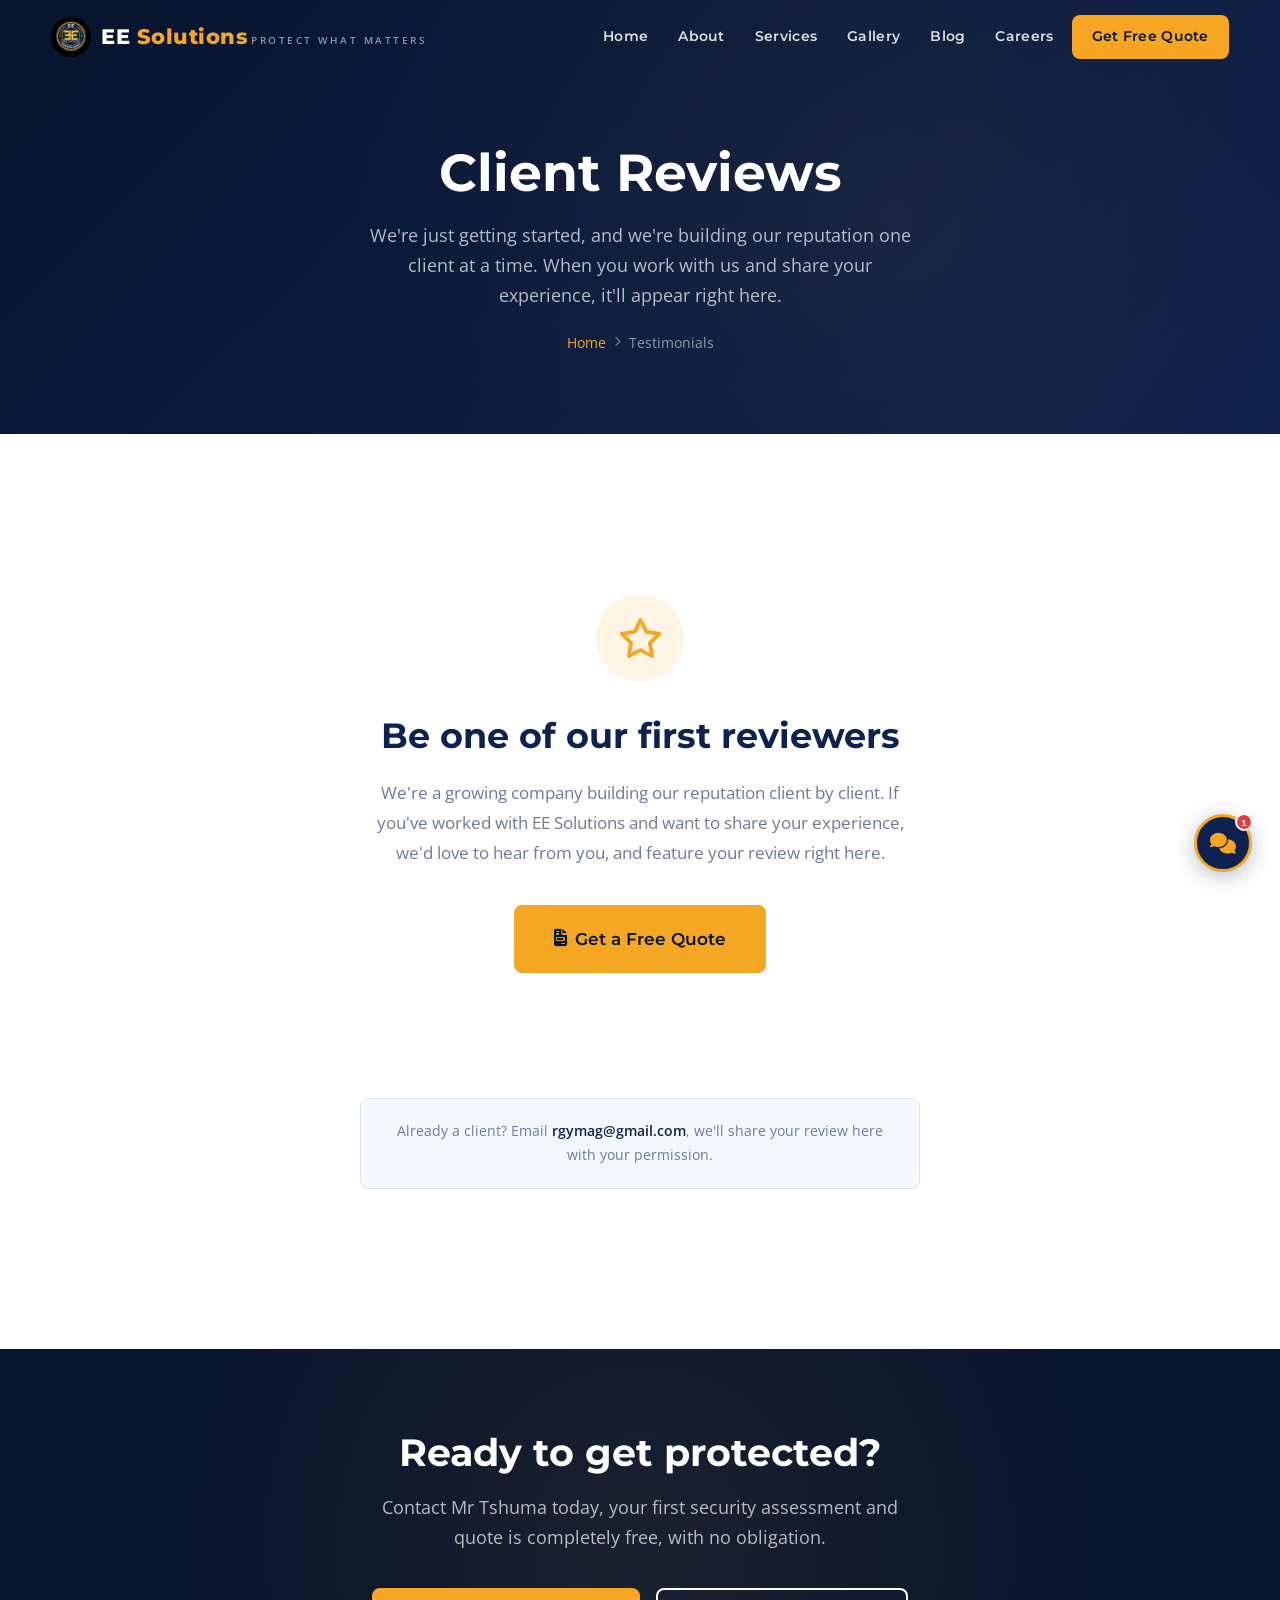
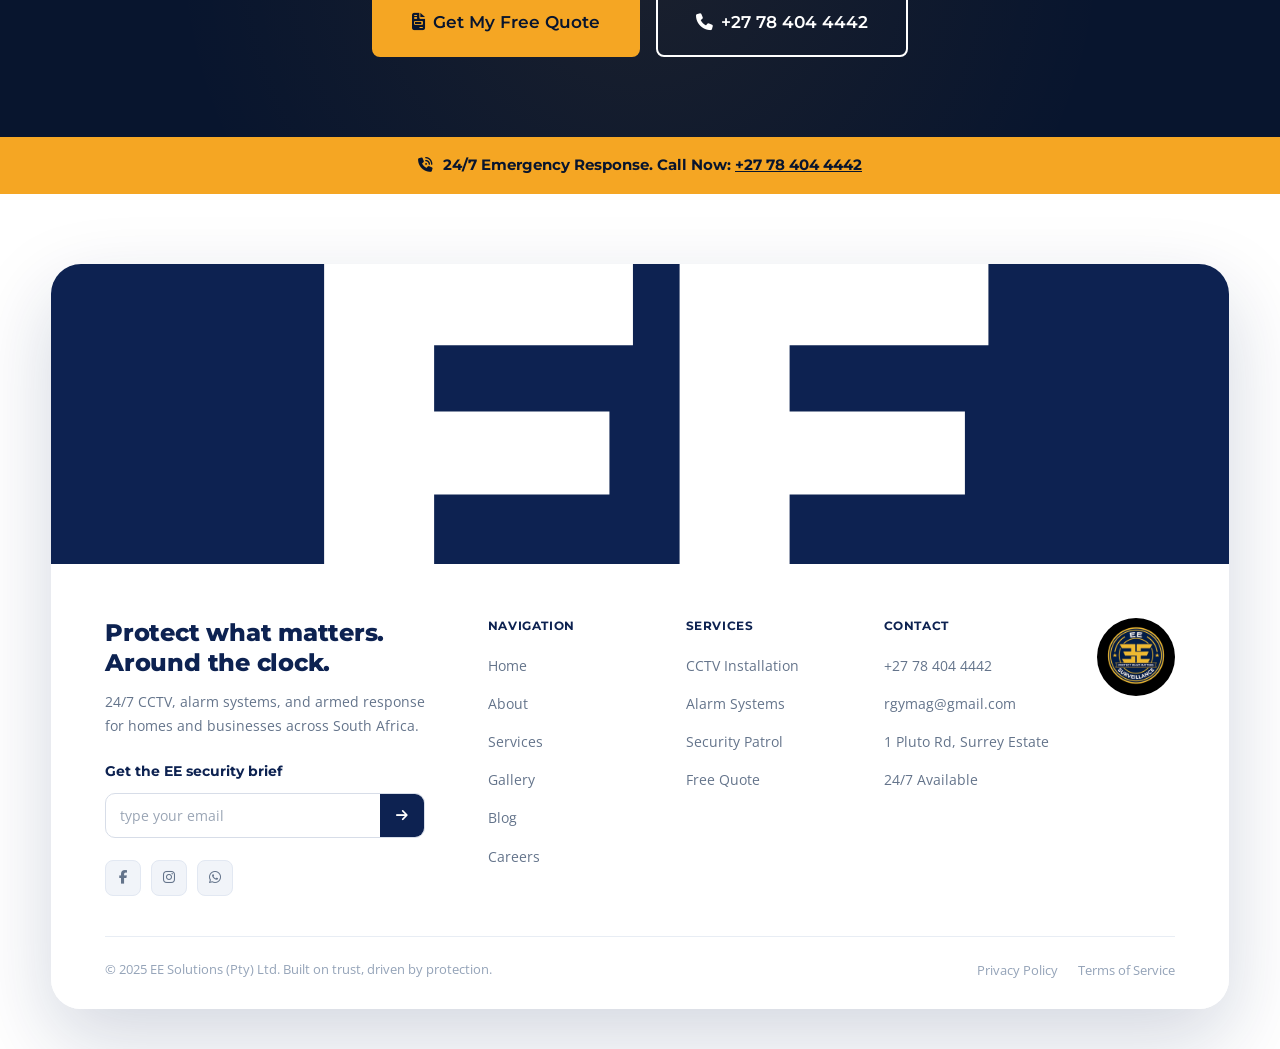
<file: testimonials.html>
<!DOCTYPE html>
<html lang="en">
<head>
  <meta charset="UTF-8" />
  <link rel="icon" type="image/x-icon" href="favicon.ico">
  <link rel="apple-touch-icon" href="images/apple-touch-icon.png">
  <meta name="viewport" content="width=device-width, initial-scale=1.0" />
  <title>Client Reviews | EE Solutions Security</title>
  <meta name="description" content="EE Solutions is building its reputation one client at a time. We're just getting started, get in touch and be among our first clients." />
  <link rel="preconnect" href="https://fonts.googleapis.com" />
  <link rel="preconnect" href="https://fonts.gstatic.com" crossorigin />
  <link href="https://fonts.googleapis.com/css2?family=Montserrat:wght@400;600;700;800&family=Open+Sans:ital,wght@0,400;0,600;1,400&display=swap" rel="stylesheet" />
  <link rel="stylesheet" href="https://cdnjs.cloudflare.com/ajax/libs/font-awesome/6.5.0/css/all.min.css" />
  <link rel="stylesheet" href="css/style.css" />
</head>
<body>

<nav class="navbar" id="navbar">
  <div class="navbar-inner">
    <a href="index.html" class="logo">
      <img src="images/logo.png" alt="EE Surveillance" width="40" height="40">
      <div class="logo-text">
        <span class="logo-name">EE <span>Solutions</span></span>
        <span class="logo-tagline">Protect What Matters</span>
      </div>
    </a>
    <div class="nav-links">
      <a href="index.html">Home</a>
      <a href="about.html">About</a>
      <a href="services.html">Services</a>
      <a href="gallery.html">Gallery</a>
      <a href="blog.html">Blog</a>
      <a href="careers.html">Careers</a>
      <a href="contact.html" class="nav-cta">Get Free Quote</a>
    </div>
    <button class="hamburger" aria-label="Toggle menu"><span></span><span></span><span></span></button>
  </div>
</nav>
<nav class="mobile-nav">
  <a href="index.html">Home</a>
  <a href="about.html">About Us</a>
  <a href="services.html">Services</a>
  <a href="gallery.html">Gallery</a>
  <a href="blog.html">Blog &amp; News</a>
  <a href="careers.html">Careers</a>
  <a href="contact.html" class="nav-cta">Get a Free Quote</a>
</nav>

<!-- PAGE HERO -->
<section class="page-hero">
  <div class="page-hero-bg"></div>
  <div class="page-hero-pattern"></div>
  <div class="container page-hero-content">
    <h1>Client Reviews</h1>
    <p>We're just getting started, and we're building our reputation one client at a time. When you work with us and share your experience, it'll appear right here.</p>
    <div class="breadcrumb">
      <a href="index.html">Home</a>
      <i class="fa-solid fa-chevron-right"></i>
      <span>Testimonials</span>
    </div>
  </div>
</section>

<section>
  <div class="container">
    <div class="reviews-empty fade-in">
      <div class="reviews-empty-icon">
        <i class="fa-regular fa-star"></i>
      </div>
      <h2>Be one of our first reviewers</h2>
      <p>We're a growing company building our reputation client by client. If you've worked with EE Solutions and want to share your experience, we'd love to hear from you, and feature your review right here.</p>
      <div class="reviews-empty-actions">
        <a href="contact.html" class="btn btn-primary btn-lg"><i class="fa-solid fa-file-invoice"></i> Get a Free Quote</a>
        <a href="mailto:rgymag@gmail.com?subject=Review%20for%20EE%20Solutions" class="btn btn-outline btn-lg"><i class="fa-regular fa-envelope"></i> Share Your Experience</a>
      </div>
      <div class="reviews-empty-note">
        <p>Already a client? Email <a href="mailto:rgymag@gmail.com">rgymag@gmail.com</a>, we'll share your review here with your permission.</p>
      </div>
    </div>
  </div>
</section>

<!-- CTA -->
<section class="cta-banner">
  <div class="container">
    <div class="cta-banner-content fade-in">
      <h2 style="color:var(--white);">Ready to get protected?</h2>
      <p>Contact Mr Tshuma today, your first security assessment and quote is completely free, with no obligation.</p>
      <div class="cta-banner-actions">
        <a href="contact.html" class="btn btn-primary btn-lg"><i class="fa-solid fa-file-invoice"></i> Get My Free Quote</a>
        <a href="tel:+27784044442" class="btn btn-outline btn-lg"><i class="fa-solid fa-phone"></i> +27 78 404 4442</a>
      </div>
    </div>
  </div>
</section>

<div class="emergency-banner">
  <p><i class="fa-solid fa-phone-volume"></i> 24/7 Emergency Response. Call Now: <a href="tel:+27784044442">+27 78 404 4442</a></p>
</div>
<footer class="footer-negative">
  <div class="container">
    <div class="footer-neg-card">
      <div class="footer-neg-block">
        <span class="footer-wordmark">EE</span>
      </div>
      <div class="footer-neg-panel">
        <div class="footer-neg-grid">
          <div class="footer-neg-intro">
            <h3>Protect what matters.<br>Around the clock.</h3>
            <p>24/7 CCTV, alarm systems, and armed response for homes and businesses across South Africa.</p>
            <span class="footer-neg-news-label">Get the EE security brief</span>
            <form class="footer-neg-form" onsubmit="return false;">
              <input type="email" placeholder="type your email" aria-label="Email address" />
              <button type="submit" aria-label="Subscribe"><i class="fa-solid fa-arrow-right"></i></button>
            </form>
            <div class="social-links">
              <a href="#" class="social-link" aria-label="Facebook"><i class="fa-brands fa-facebook-f"></i></a>
              <a href="#" class="social-link" aria-label="Instagram"><i class="fa-brands fa-instagram"></i></a>
              <a href="#" class="social-link" aria-label="WhatsApp"><i class="fa-brands fa-whatsapp"></i></a>
            </div>
          </div>
          <div class="footer-neg-col">
            <h5>Navigation</h5>
            <ul>
              <li><a href="index.html">Home</a></li>
              <li><a href="about.html">About</a></li>
              <li><a href="services.html">Services</a></li>
              <li><a href="gallery.html">Gallery</a></li>
              <li><a href="blog.html">Blog</a></li>
              <li><a href="careers.html">Careers</a></li>
            </ul>
          </div>
          <div class="footer-neg-col">
            <h5>Services</h5>
            <ul>
              <li><a href="services.html#cctv">CCTV Installation</a></li>
              <li><a href="services.html#alarms">Alarm Systems</a></li>
              <li><a href="services.html#patrol">Security Patrol</a></li>
              <li><a href="contact.html">Free Quote</a></li>
            </ul>
          </div>
          <div class="footer-neg-col">
            <h5>Contact</h5>
            <ul>
              <li><a href="tel:+27784044442">+27 78 404 4442</a></li>
              <li><a href="mailto:rgymag@gmail.com">rgymag@gmail.com</a></li>
              <li><span>1 Pluto Rd, Surrey Estate</span></li>
              <li><span>24/7 Available</span></li>
            </ul>
          </div>
          <div class="footer-neg-badge">
            <img src="images/logo.png" alt="EE Solutions" width="78" height="78" />
          </div>
        </div>
        <div class="footer-neg-bottom">
          <p>&copy; 2025 EE Solutions (Pty) Ltd. Built on trust, driven by protection.</p>
          <div class="footer-bottom-links"><a href="#">Privacy Policy</a><a href="#">Terms of Service</a></div>
        </div>
      </div>
    </div>
  </div>
</footer>
<div class="chat-widget">
  <div class="chat-panel">
    <div class="chat-header">
      <div class="chat-avatar"><i class="fa-solid fa-headset"></i></div>
      <div class="chat-header-info"><h5>EE Solutions Support</h5><span><span class="online-dot"></span> Typically replies within 1 hour</span></div>
      <button class="chat-close"><i class="fa-solid fa-xmark"></i></button>
    </div>
    <div class="chat-messages"><div class="chat-message">Hello! How can we help you today? Whether it's a quote, an emergency, or a general query, we're here 24/7.</div></div>
    <div class="chat-body">
      <div class="form-group"><input type="text" name="chat-name" placeholder="Your name" /></div>
      <div class="form-group"><textarea name="chat-msg" placeholder="Type your message…"></textarea></div>
      <button class="chat-send"><i class="fa-solid fa-paper-plane"></i> Send Message</button>
    </div>
  </div>
  <button class="chat-toggle"><span class="chat-badge">1</span><i class="fa-solid fa-comments"></i></button>
</div>
<script src="js/main.js"></script>
</body>
</html>
</file>
<file: css/style.css>
/* ============================================================
   EE Solutions – Main Stylesheet
   Colors: Navy #0d2251 | Gold #f5a623 | White #ffffff
   ============================================================ */

/* ---------- CSS Variables ---------- */
:root {
  --navy-dark:  #08152e;
  --navy:       #0d2251;
  --navy-light: #1a3a6e;
  --gold:       #f5a623;
  --gold-dark:  #d4891a;
  --gold-light: #ffd166;
  --white:      #ffffff;
  --off-white:  #f4f7fc;
  --text-dark:  #0f1c38;
  --text-mid:   #3a4a6b;
  --text-gray:  #6b7a99;
  --border:     #dce4f0;
  --shadow-sm:  0 2px 8px rgba(13,34,81,0.08);
  --shadow:     0 4px 20px rgba(13,34,81,0.12);
  --shadow-lg:  0 8px 40px rgba(13,34,81,0.18);
  --radius:     8px;
  --radius-lg:  16px;
  --transition: all 0.3s ease;
  --font-head:  'Montserrat', sans-serif;
  --font-body:  'Open Sans', sans-serif;
}

/* ---------- Reset & Base ---------- */
*, *::before, *::after { box-sizing: border-box; margin: 0; padding: 0; }

html { scroll-behavior: smooth; font-size: 16px; }

body {
  font-family: var(--font-body);
  color: var(--text-dark);
  background: var(--white);
  line-height: 1.7;
  overflow-x: hidden;
}

img { max-width: 100%; height: auto; display: block; }
a  { text-decoration: none; color: inherit; transition: var(--transition); }
ul { list-style: none; }

h1,h2,h3,h4,h5 {
  font-family: var(--font-head);
  font-weight: 700;
  line-height: 1.25;
  color: var(--navy);
}

h1 { font-size: clamp(2rem, 5vw, 3.25rem); }
h2 { font-size: clamp(1.6rem, 3.5vw, 2.4rem); }
h3 { font-size: clamp(1.1rem, 2.5vw, 1.5rem); }
h4 { font-size: 1.125rem; }
p  { color: var(--text-mid); }

.container {
  width: 92%;
  max-width: 1180px;
  margin: 0 auto;
}

section { padding: 80px 0; }

/* ---------- Buttons ---------- */
.btn {
  display: inline-flex;
  align-items: center;
  gap: 8px;
  padding: 14px 30px;
  border-radius: var(--radius);
  font-family: var(--font-head);
  font-size: 0.95rem;
  font-weight: 600;
  cursor: pointer;
  border: 2px solid transparent;
  transition: var(--transition);
  white-space: nowrap;
}

.btn-primary {
  background: var(--gold);
  color: var(--navy-dark);
  border-color: var(--gold);
}
.btn-primary:hover {
  background: var(--gold-dark);
  border-color: var(--gold-dark);
  transform: translateY(-2px);
  box-shadow: 0 6px 20px rgba(245,166,35,0.4);
}

.btn-outline {
  background: transparent;
  color: var(--white);
  border-color: var(--white);
}
.btn-outline:hover {
  background: var(--white);
  color: var(--navy);
}

.btn-navy {
  background: var(--navy);
  color: var(--white);
  border-color: var(--navy);
}
.btn-navy:hover {
  background: var(--navy-light);
  border-color: var(--navy-light);
  transform: translateY(-2px);
  box-shadow: var(--shadow);
}

.btn-lg { padding: 18px 38px; font-size: 1.05rem; }
.btn-sm { padding: 10px 20px; font-size: 0.85rem; }

/* ---------- Section Labels ---------- */
.section-label {
  display: inline-block;
  background: rgba(245,166,35,0.12);
  color: var(--gold-dark);
  font-family: var(--font-head);
  font-size: 0.78rem;
  font-weight: 700;
  letter-spacing: 2px;
  text-transform: uppercase;
  padding: 6px 16px;
  border-radius: 40px;
  margin-bottom: 14px;
}

.section-header {
  text-align: center;
  max-width: 640px;
  margin: 0 auto 56px;
}

.section-header p {
  margin-top: 14px;
  font-size: 1.05rem;
}

.divider {
  width: 56px;
  height: 4px;
  background: linear-gradient(90deg, var(--gold), var(--gold-light));
  border-radius: 2px;
  margin: 16px auto 0;
}

/* ============================================================
   NAVBAR
   ============================================================ */
.navbar {
  position: fixed;
  top: 0;
  width: 100%;
  z-index: 1000;
  padding: 0 0;
  transition: var(--transition);
}

.navbar.scrolled {
  background: var(--navy-dark);
  box-shadow: 0 2px 20px rgba(0,0,0,0.3);
}

.navbar-inner {
  display: flex;
  align-items: center;
  justify-content: space-between;
  height: 74px;
  width: 92%;
  max-width: 1180px;
  margin: 0 auto;
}

/* Logo */
.logo {
  display: flex;
  align-items: center;
  gap: 10px;
  text-decoration: none;
}

.logo-shield {
  width: 40px;
  height: 44px;
  flex-shrink: 0;
}

.logo img {
  border-radius: 50%;
  object-fit: cover;
}

.logo-text { line-height: 1.1; }

.logo-name {
  font-family: var(--font-head);
  font-size: 1.3rem;
  font-weight: 800;
  color: var(--white);
  letter-spacing: 0.5px;
}

.logo-name span { color: var(--gold); }

.logo-tagline {
  font-size: 0.6rem;
  font-weight: 600;
  letter-spacing: 2.5px;
  text-transform: uppercase;
  color: rgba(255,255,255,0.55);
}

/* Nav Links */
.nav-links {
  display: flex;
  align-items: center;
  gap: 6px;
}

.nav-links a {
  color: rgba(255,255,255,0.85);
  font-family: var(--font-head);
  font-size: 0.85rem;
  font-weight: 600;
  padding: 8px 12px;
  border-radius: var(--radius);
  transition: var(--transition);
  letter-spacing: 0.3px;
}

.nav-links a:hover,
.nav-links a.active {
  color: var(--gold);
  background: rgba(245,166,35,0.08);
}

.nav-cta {
  background: var(--gold) !important;
  color: var(--navy-dark) !important;
  padding: 10px 20px !important;
  border-radius: var(--radius) !important;
}

.nav-cta:hover {
  background: var(--gold-dark) !important;
  color: var(--navy-dark) !important;
}

/* Hamburger */
.hamburger {
  display: none;
  flex-direction: column;
  gap: 5px;
  cursor: pointer;
  padding: 6px;
  background: none;
  border: none;
}

.hamburger span {
  width: 24px;
  height: 2px;
  background: var(--white);
  border-radius: 2px;
  transition: var(--transition);
  display: block;
}

.hamburger.open span:nth-child(1) { transform: translateY(7px) rotate(45deg); }
.hamburger.open span:nth-child(2) { opacity: 0; }
.hamburger.open span:nth-child(3) { transform: translateY(-7px) rotate(-45deg); }

/* Mobile nav */
.mobile-nav {
  display: none;
  position: fixed;
  top: 74px;
  left: 0;
  width: 100%;
  background: var(--navy-dark);
  padding: 20px 0 28px;
  z-index: 999;
  border-top: 1px solid rgba(255,255,255,0.08);
  transform: translateY(-10px);
  opacity: 0;
  transition: var(--transition);
  pointer-events: none;
}

.mobile-nav.open {
  display: block;
  transform: translateY(0);
  opacity: 1;
  pointer-events: all;
}

.mobile-nav a {
  display: block;
  color: rgba(255,255,255,0.85);
  font-family: var(--font-head);
  font-size: 1rem;
  font-weight: 600;
  padding: 14px 30px;
  border-bottom: 1px solid rgba(255,255,255,0.06);
  transition: var(--transition);
}

.mobile-nav a:hover { color: var(--gold); background: rgba(245,166,35,0.06); }
.mobile-nav .nav-cta {
  margin: 20px 30px 0;
  display: block;
  text-align: center;
  background: var(--gold) !important;
  color: var(--navy-dark) !important;
  border-radius: var(--radius);
  border-bottom: none !important;
  padding: 14px 20px !important;
}

/* Navbar transparent on hero */
.navbar-transparent .navbar { background: transparent; }

/* ============================================================
   HERO SECTIONS
   ============================================================ */
.hero {
  position: relative;
  min-height: 100vh;
  display: flex;
  align-items: center;
  overflow: hidden;
  padding-top: 74px;
  background: var(--navy-dark);
}

.hero-bg {
  position: absolute;
  inset: 0;
  background-image:
    linear-gradient(135deg, rgba(8,21,46,0.95) 0%, rgba(13,34,81,0.85) 60%, rgba(26,58,110,0.75) 100%),
    url('https://images.unsplash.com/photo-1557597774-9d273605dfa9?w=1920&q=80');
  background-size: cover;
  background-position: center;
  background-repeat: no-repeat;
}

.hero-pattern {
  position: absolute;
  inset: 0;
  background-image: radial-gradient(circle at 20% 80%, rgba(245,166,35,0.08) 0%, transparent 50%),
                    radial-gradient(circle at 80% 20%, rgba(245,166,35,0.05) 0%, transparent 50%);
}

.hero-content {
  position: relative;
  z-index: 2;
  width: 92%;
  max-width: 1180px;
  margin: 0 auto;
  display: grid;
  grid-template-columns: 1fr 420px;
  gap: 60px;
  align-items: center;
  padding: 60px 0;
}

.hero-badge {
  display: inline-flex;
  align-items: center;
  gap: 8px;
  background: rgba(245,166,35,0.15);
  border: 1px solid rgba(245,166,35,0.3);
  color: var(--gold);
  font-size: 0.78rem;
  font-weight: 700;
  letter-spacing: 2px;
  text-transform: uppercase;
  padding: 8px 16px;
  border-radius: 40px;
  margin-bottom: 24px;
}

.hero-badge i { font-size: 0.7rem; }

.hero h1 {
  color: var(--white);
  margin-bottom: 20px;
}

.hero h1 span { color: var(--gold); }

.hero p {
  color: rgba(255,255,255,0.75);
  font-size: 1.1rem;
  margin-bottom: 36px;
  max-width: 540px;
}

.hero-actions {
  display: flex;
  gap: 16px;
  flex-wrap: wrap;
}

.hero-trust {
  display: flex;
  gap: 28px;
  margin-top: 48px;
  padding-top: 36px;
  border-top: 1px solid rgba(255,255,255,0.1);
}

.hero-trust-item {
  display: flex;
  align-items: center;
  gap: 10px;
}

.hero-trust-item i {
  color: var(--gold);
  font-size: 1.3rem;
}

.hero-trust-text strong {
  display: block;
  color: var(--white);
  font-family: var(--font-head);
  font-size: 0.95rem;
}

.hero-trust-text span {
  color: rgba(255,255,255,0.55);
  font-size: 0.78rem;
}

/* Hero Quote Card */
.hero-card {
  background: rgba(255,255,255,0.05);
  backdrop-filter: blur(16px);
  border: 1px solid rgba(255,255,255,0.12);
  border-radius: var(--radius-lg);
  padding: 36px;
}

.hero-card h3 {
  color: var(--white);
  font-size: 1.2rem;
  margin-bottom: 6px;
}

.hero-card p {
  color: rgba(255,255,255,0.6);
  font-size: 0.85rem;
  margin-bottom: 24px;
}

/* Sub-hero for inner pages */
.page-hero {
  position: relative;
  padding: 140px 0 80px;
  background: var(--navy-dark);
  overflow: hidden;
}

.page-hero-bg {
  position: absolute;
  inset: 0;
  background:
    linear-gradient(135deg, rgba(8,21,46,0.96) 0%, rgba(13,34,81,0.92) 100%),
    url('https://images.unsplash.com/photo-1558618666-fcd25c85cd64?w=1920&q=80');
  background-size: cover;
  background-position: center;
}

.page-hero-pattern {
  position: absolute;
  inset: 0;
  background: radial-gradient(circle at 70% 50%, rgba(245,166,35,0.06) 0%, transparent 60%);
}

.page-hero-content {
  position: relative;
  z-index: 2;
  text-align: center;
}

.page-hero h1 { color: var(--white); margin-bottom: 16px; }
.page-hero p  { color: rgba(255,255,255,0.7); font-size: 1.1rem; max-width: 560px; margin: 0 auto; }

.breadcrumb {
  display: flex;
  align-items: center;
  gap: 8px;
  justify-content: center;
  margin-top: 20px;
  font-size: 0.85rem;
}

.breadcrumb a { color: var(--gold); }
.breadcrumb i { color: rgba(255,255,255,0.4); font-size: 0.65rem; }
.breadcrumb span { color: rgba(255,255,255,0.55); }

/* ============================================================
   TRUST BAR
   ============================================================ */
.trust-bar {
  background: var(--gold);
  padding: 22px 0;
}

.trust-bar-inner {
  display: flex;
  align-items: center;
  justify-content: space-around;
  gap: 20px;
  flex-wrap: wrap;
}

.trust-item {
  display: flex;
  align-items: center;
  gap: 12px;
}

.trust-item i {
  font-size: 1.6rem;
  color: var(--navy-dark);
  opacity: 0.8;
}

.trust-item-text strong {
  display: block;
  font-family: var(--font-head);
  font-size: 1.1rem;
  font-weight: 800;
  color: var(--navy-dark);
}

.trust-item-text span {
  font-size: 0.75rem;
  color: rgba(8,21,46,0.65);
  font-weight: 600;
}

/* ============================================================
   SERVICE CARDS
   ============================================================ */
.services-grid {
  display: grid;
  grid-template-columns: repeat(3, 1fr);
  gap: 28px;
}

.service-card {
  background: var(--white);
  border-radius: var(--radius-lg);
  padding: 36px 28px;
  box-shadow: none;
  border: 1px solid var(--border);
  transition: var(--transition);
  position: relative;
  overflow: hidden;
}

.service-card::before {
  content: '';
  position: absolute;
  top: 0; left: 0;
  width: 4px; height: 100%;
  background: linear-gradient(180deg, var(--gold), var(--gold-light));
  transform: scaleY(0);
  transition: var(--transition);
  transform-origin: top;
}

.service-card:hover {
  transform: translateY(-3px);
  box-shadow: var(--shadow);
  border-color: rgba(245,166,35,0.25);
}

.service-card:hover::before { transform: scaleY(1); }

.service-icon {
  width: 64px;
  height: 64px;
  border-radius: 14px;
  background: linear-gradient(135deg, var(--navy) 0%, var(--navy-light) 100%);
  display: flex;
  align-items: center;
  justify-content: center;
  margin-bottom: 24px;
}

.service-icon i {
  color: var(--gold);
  font-size: 1.5rem;
}

.service-card h3 {
  margin-bottom: 12px;
  font-size: 1.25rem;
}

.service-card p {
  font-size: 0.92rem;
  margin-bottom: 24px;
  line-height: 1.7;
}

.service-features {
  margin-bottom: 28px;
}

.service-features li {
  display: flex;
  align-items: flex-start;
  gap: 10px;
  font-size: 0.88rem;
  color: var(--text-mid);
  padding: 5px 0;
}

.service-features li i {
  color: var(--gold);
  margin-top: 3px;
  font-size: 0.75rem;
  flex-shrink: 0;
}

.service-link {
  display: inline-flex;
  align-items: center;
  gap: 8px;
  color: var(--navy);
  font-family: var(--font-head);
  font-size: 0.88rem;
  font-weight: 700;
  transition: var(--transition);
}

.service-link:hover { color: var(--gold); gap: 12px; }

/* ============================================================
   WHY CHOOSE US
   ============================================================ */
.why-section { background: var(--off-white); }

.why-grid {
  display: grid;
  grid-template-columns: 1fr 1fr;
  gap: 60px;
  align-items: center;
}

.why-visual {
  position: relative;
}

.why-image {
  border-radius: var(--radius-lg);
  overflow: hidden;
  aspect-ratio: 4/5;
  background: var(--navy);
  background-image:
    linear-gradient(135deg, rgba(8,21,46,0.6) 0%, rgba(13,34,81,0.3) 100%),
    url('https://images.unsplash.com/photo-1609091839311-d5365f9ff1c5?w=800&q=80');
  background-size: cover;
  background-position: center;
}

.why-stat-card {
  position: absolute;
  bottom: -20px;
  right: -20px;
  background: var(--white);
  border-radius: var(--radius-lg);
  padding: 20px 24px;
  box-shadow: var(--shadow-lg);
  text-align: center;
  min-width: 140px;
}

.why-stat-card .stat-num {
  font-family: var(--font-head);
  font-size: 2rem;
  font-weight: 800;
  color: var(--gold);
  display: block;
}

.why-stat-card span {
  font-size: 0.78rem;
  color: var(--text-gray);
  font-weight: 600;
}

.why-list {
  display: flex;
  flex-direction: column;
  gap: 24px;
  margin-top: 36px;
}

.why-item {
  display: flex;
  gap: 20px;
}

.why-item-icon {
  width: 48px;
  height: 48px;
  border-radius: 12px;
  background: linear-gradient(135deg, rgba(245,166,35,0.15), rgba(245,166,35,0.05));
  border: 1px solid rgba(245,166,35,0.2);
  display: flex;
  align-items: center;
  justify-content: center;
  flex-shrink: 0;
}

.why-item-icon i { color: var(--gold); font-size: 1.1rem; }

.why-item h4 { margin-bottom: 6px; font-size: 1rem; }
.why-item p  { font-size: 0.9rem; }

/* ============================================================
   STATS SECTION
   ============================================================ */
.stats-section {
  background: linear-gradient(135deg, var(--navy-dark) 0%, var(--navy) 60%, var(--navy-light) 100%);
  padding: 70px 0;
  position: relative;
  overflow: hidden;
}

.stats-section::before {
  content: '';
  position: absolute;
  inset: 0;
  background: radial-gradient(circle at 30% 60%, rgba(245,166,35,0.06) 0%, transparent 60%);
}

.stats-grid {
  position: relative;
  display: grid;
  grid-template-columns: repeat(4, 1fr);
  gap: 30px;
  text-align: center;
}

.stat-item { padding: 20px; }

.stat-number {
  font-family: var(--font-head);
  font-size: 3rem;
  font-weight: 800;
  color: var(--gold);
  display: block;
  line-height: 1;
  margin-bottom: 8px;
}

.stat-label {
  color: rgba(255,255,255,0.7);
  font-size: 0.88rem;
  font-weight: 600;
  text-transform: uppercase;
  letter-spacing: 1px;
}

/* ============================================================
   QUOTE FORM SECTION
   ============================================================ */
.quote-section {
  background: var(--off-white);
}

.quote-inner {
  display: grid;
  grid-template-columns: 1fr 1.2fr;
  gap: 70px;
  align-items: start;
}

.quote-info h2 { margin-bottom: 16px; }
.quote-info p  { margin-bottom: 30px; }

.contact-list { display: flex; flex-direction: column; gap: 16px; }

.contact-item {
  display: flex;
  gap: 16px;
  align-items: flex-start;
}

.contact-icon {
  width: 44px;
  height: 44px;
  border-radius: 10px;
  background: var(--navy);
  display: flex;
  align-items: center;
  justify-content: center;
  flex-shrink: 0;
}

.contact-icon i { color: var(--gold); font-size: 0.95rem; }

.contact-detail strong {
  display: block;
  font-family: var(--font-head);
  font-size: 0.85rem;
  color: var(--navy);
  margin-bottom: 2px;
}

.contact-detail span, .contact-detail a {
  font-size: 0.9rem;
  color: var(--text-mid);
}

.contact-detail a:hover { color: var(--gold); }

/* ============================================================
   FORMS
   ============================================================ */
.form-card {
  background: var(--white);
  border-radius: var(--radius-lg);
  padding: 40px;
  box-shadow: var(--shadow);
  border: 1px solid var(--border);
}

.form-card h3 {
  margin-bottom: 6px;
}

.form-card > p {
  font-size: 0.88rem;
  color: var(--text-gray);
  margin-bottom: 28px;
}

.form-row { display: grid; grid-template-columns: 1fr 1fr; gap: 16px; }
.form-row.single { grid-template-columns: 1fr; }

.form-group {
  display: flex;
  flex-direction: column;
  gap: 6px;
  margin-bottom: 16px;
}

.form-group label {
  font-family: var(--font-head);
  font-size: 0.82rem;
  font-weight: 600;
  color: var(--navy);
  letter-spacing: 0.3px;
}

.form-group label span { color: var(--gold); }

.form-group input,
.form-group select,
.form-group textarea {
  width: 100%;
  padding: 12px 16px;
  border: 1.5px solid var(--border);
  border-radius: var(--radius);
  font-family: var(--font-body);
  font-size: 0.92rem;
  color: var(--text-dark);
  background: var(--off-white);
  transition: var(--transition);
  outline: none;
  appearance: none;
}

.form-group input:focus,
.form-group select:focus,
.form-group textarea:focus {
  border-color: var(--gold);
  background: var(--white);
  box-shadow: 0 0 0 3px rgba(245,166,35,0.12);
}

.form-group textarea { resize: vertical; min-height: 110px; }

.form-group select {
  background-image: url("data:image/svg+xml,%3Csvg xmlns='http://www.w3.org/2000/svg' width='12' height='8' viewBox='0 0 12 8'%3E%3Cpath fill='%236b7a99' d='M6 8L0 0h12z'/%3E%3C/svg%3E");
  background-repeat: no-repeat;
  background-position: right 14px center;
  padding-right: 36px;
  cursor: pointer;
}

.form-group input.error,
.form-group select.error,
.form-group textarea.error {
  border-color: #e53e3e;
  background: #fff5f5;
}

.form-error-msg {
  font-size: 0.78rem;
  color: #e53e3e;
  margin-top: 2px;
}

.form-success {
  display: none;
  background: #f0fdf4;
  border: 1.5px solid #86efac;
  border-radius: var(--radius);
  padding: 20px;
  text-align: center;
  margin-top: 20px;
}

.form-success i { font-size: 2rem; color: #16a34a; margin-bottom: 8px; display: block; }
.form-success h4 { color: #15803d; margin-bottom: 6px; }
.form-success p  { font-size: 0.88rem; color: #166534; }

.form-submit { width: 100%; margin-top: 8px; justify-content: center; }

/* ============================================================
   TESTIMONIALS
   ============================================================ */
.testimonials-section { background: var(--off-white); }

.testimonials-grid {
  display: grid;
  grid-template-columns: repeat(3, 1fr);
  gap: 24px;
}

.testimonial-card {
  background: var(--white);
  border-radius: var(--radius-lg);
  padding: 32px;
  box-shadow: var(--shadow-sm);
  border: 1px solid var(--border);
  position: relative;
}

.testimonial-card::before {
  content: '\201C';
  position: absolute;
  top: 20px; right: 28px;
  font-size: 5rem;
  line-height: 1;
  color: var(--gold);
  opacity: 0.15;
  font-family: Georgia, serif;
}

.stars {
  display: flex;
  gap: 3px;
  margin-bottom: 16px;
}

.stars i { color: var(--gold); font-size: 0.85rem; }

.testimonial-text {
  font-size: 0.92rem;
  line-height: 1.8;
  color: var(--text-mid);
  margin-bottom: 24px;
  font-style: italic;
}

.testimonial-author {
  display: flex;
  align-items: center;
  gap: 14px;
}

.author-avatar {
  width: 46px;
  height: 46px;
  border-radius: 50%;
  background: linear-gradient(135deg, var(--navy) 0%, var(--navy-light) 100%);
  display: flex;
  align-items: center;
  justify-content: center;
  flex-shrink: 0;
}

.author-avatar span {
  color: var(--gold);
  font-family: var(--font-head);
  font-size: 1rem;
  font-weight: 700;
}

.author-name {
  font-family: var(--font-head);
  font-size: 0.92rem;
  font-weight: 700;
  color: var(--navy);
  display: block;
}

.author-location {
  font-size: 0.78rem;
  color: var(--text-gray);
}

/* ============================================================
   CTA BANNER
   ============================================================ */
.cta-banner {
  background: linear-gradient(135deg, var(--navy-dark) 0%, var(--navy) 50%, var(--navy-light) 100%);
  padding: 80px 0;
  text-align: center;
  position: relative;
  overflow: hidden;
}

.cta-banner::before {
  content: '';
  position: absolute;
  inset: 0;
  background: radial-gradient(circle at 50% 50%, rgba(245,166,35,0.08) 0%, transparent 70%);
}

.cta-banner-content { position: relative; z-index: 1; }
.cta-banner h2 { color: var(--white); margin-bottom: 16px; }
.cta-banner p  { color: rgba(255,255,255,0.7); font-size: 1.1rem; max-width: 560px; margin: 0 auto 36px; }
.cta-banner-actions { display: flex; gap: 16px; justify-content: center; flex-wrap: wrap; }

/* ============================================================
   BLOG / NEWS
   ============================================================ */
.blog-grid {
  display: grid;
  grid-template-columns: repeat(3, 1fr);
  gap: 28px;
}

.blog-card {
  background: var(--white);
  border-radius: var(--radius-lg);
  overflow: hidden;
  box-shadow: var(--shadow-sm);
  border: 1px solid var(--border);
  transition: var(--transition);
}

.blog-card:hover {
  transform: translateY(-4px);
  box-shadow: var(--shadow);
}

.blog-image {
  height: 200px;
  background: var(--navy);
  overflow: hidden;
  position: relative;
}

.blog-image img {
  width: 100%;
  height: 100%;
  object-fit: cover;
  transition: transform 0.4s ease;
}

.blog-card:hover .blog-image img { transform: scale(1.05); }

.blog-cat {
  position: absolute;
  top: 14px; left: 14px;
  background: var(--gold);
  color: var(--navy-dark);
  font-family: var(--font-head);
  font-size: 0.7rem;
  font-weight: 700;
  padding: 4px 10px;
  border-radius: 4px;
  text-transform: uppercase;
  letter-spacing: 0.5px;
}

.blog-body { padding: 24px; }
.blog-meta {
  display: flex;
  gap: 16px;
  font-size: 0.78rem;
  color: var(--text-gray);
  margin-bottom: 12px;
}
.blog-meta i { color: var(--gold); margin-right: 4px; }
.blog-card h4 { margin-bottom: 10px; font-size: 1rem; line-height: 1.4; }
.blog-card p  { font-size: 0.88rem; margin-bottom: 18px; }
.blog-read-more {
  display: inline-flex;
  align-items: center;
  gap: 6px;
  color: var(--navy);
  font-family: var(--font-head);
  font-size: 0.85rem;
  font-weight: 700;
}
.blog-read-more:hover { color: var(--gold); gap: 10px; }

/* ============================================================
   GALLERY
   ============================================================ */
.gallery-filters {
  display: flex;
  gap: 10px;
  justify-content: center;
  margin-bottom: 40px;
  flex-wrap: wrap;
}

.filter-btn {
  padding: 10px 22px;
  border-radius: 40px;
  font-family: var(--font-head);
  font-size: 0.85rem;
  font-weight: 600;
  border: 2px solid var(--border);
  background: var(--white);
  color: var(--text-mid);
  cursor: pointer;
  transition: var(--transition);
}

.filter-btn.active,
.filter-btn:hover {
  background: var(--navy);
  border-color: var(--navy);
  color: var(--white);
}

.gallery-grid {
  display: grid;
  grid-template-columns: repeat(4, 1fr);
  gap: 16px;
}

.gallery-item {
  border-radius: var(--radius);
  overflow: hidden;
  position: relative;
  aspect-ratio: 1;
  cursor: pointer;
}

.gallery-item.wide { grid-column: span 2; aspect-ratio: 2/1; }

.gallery-img {
  width: 100%;
  height: 100%;
  object-fit: cover;
  transition: transform 0.4s ease;
}

.gallery-item:hover .gallery-img { transform: scale(1.06); }

.gallery-overlay {
  position: absolute;
  inset: 0;
  background: linear-gradient(to top, rgba(8,21,46,0.8) 0%, transparent 60%);
  opacity: 0;
  transition: var(--transition);
  display: flex;
  align-items: flex-end;
  padding: 20px;
}

.gallery-item:hover .gallery-overlay { opacity: 1; }

.gallery-caption {
  color: var(--white);
  font-family: var(--font-head);
  font-size: 0.85rem;
  font-weight: 600;
}

/* Placeholder gallery items */
.gallery-placeholder {
  width: 100%;
  height: 100%;
  display: flex;
  flex-direction: column;
  align-items: center;
  justify-content: center;
  gap: 10px;
  background: linear-gradient(135deg, var(--navy) 0%, var(--navy-light) 100%);
  color: rgba(255,255,255,0.5);
  font-size: 0.8rem;
  font-family: var(--font-head);
  text-align: center;
  padding: 20px;
}

.gallery-placeholder i { font-size: 2rem; color: var(--gold); opacity: 0.6; }

/* ============================================================
   TEAM / ABOUT
   ============================================================ */
.team-grid {
  display: grid;
  grid-template-columns: repeat(3, 1fr);
  gap: 28px;
}

.team-card {
  background: var(--white);
  border-radius: var(--radius-lg);
  overflow: hidden;
  box-shadow: var(--shadow-sm);
  border: 1px solid var(--border);
  transition: var(--transition);
  text-align: center;
}

.team-card:hover {
  transform: translateY(-4px);
  box-shadow: var(--shadow);
}

.team-photo {
  height: 220px;
  background: linear-gradient(135deg, var(--navy) 0%, var(--navy-light) 100%);
  display: flex;
  align-items: center;
  justify-content: center;
  position: relative;
  overflow: hidden;
}

.team-photo i { font-size: 4rem; color: rgba(245,166,35,0.4); }

.team-photo-badge {
  position: absolute;
  bottom: 14px; right: 14px;
  background: var(--gold);
  color: var(--navy-dark);
  font-family: var(--font-head);
  font-size: 0.65rem;
  font-weight: 700;
  padding: 4px 10px;
  border-radius: 4px;
  text-transform: uppercase;
  letter-spacing: 0.5px;
}

.team-info { padding: 24px 20px; }
.team-info h4 { margin-bottom: 4px; font-size: 1.05rem; }
.team-role {
  font-size: 0.8rem;
  color: var(--gold-dark);
  font-weight: 700;
  font-family: var(--font-head);
  text-transform: uppercase;
  letter-spacing: 0.5px;
  margin-bottom: 12px;
  display: block;
}
.team-info p { font-size: 0.85rem; }

/* Values */
.values-grid {
  display: grid;
  grid-template-columns: repeat(3, 1fr);
  gap: 24px;
}

.value-card {
  background: var(--white);
  border-radius: var(--radius-lg);
  padding: 32px 24px;
  border: 1px solid var(--border);
  box-shadow: var(--shadow-sm);
  text-align: center;
}

.value-icon {
  width: 60px;
  height: 60px;
  border-radius: 50%;
  background: linear-gradient(135deg, var(--navy), var(--navy-light));
  display: flex;
  align-items: center;
  justify-content: center;
  margin: 0 auto 20px;
}

.value-icon i { color: var(--gold); font-size: 1.3rem; }
.value-card h4 { margin-bottom: 10px; }
.value-card p  { font-size: 0.88rem; }

/* Mission/Vision boxes */
.mv-grid {
  display: grid;
  grid-template-columns: repeat(2, 1fr);
  gap: 24px;
  margin-bottom: 60px;
}

.mv-box {
  border-radius: var(--radius-lg);
  padding: 36px;
  position: relative;
  overflow: hidden;
}

.mv-box.mission { background: var(--navy); }
.mv-box.vision  { background: linear-gradient(135deg, var(--gold) 0%, var(--gold-dark) 100%); }

.mv-box h3 { margin-bottom: 12px; }
.mv-box.mission h3 { color: var(--gold); }
.mv-box.vision  h3 { color: var(--navy-dark); }
.mv-box.mission p  { color: rgba(255,255,255,0.75); }
.mv-box.vision  p  { color: rgba(8,21,46,0.8); }

.mv-box i {
  position: absolute;
  bottom: -10px; right: 20px;
  font-size: 5rem;
  opacity: 0.08;
}
.mv-box.mission i { color: var(--gold); }
.mv-box.vision  i { color: var(--navy-dark); }

/* ============================================================
   CAREERS
   ============================================================ */
.jobs-grid {
  display: flex;
  flex-direction: column;
  gap: 20px;
  margin-bottom: 60px;
}

.job-card {
  background: var(--white);
  border-radius: var(--radius-lg);
  padding: 28px 32px;
  border: 1.5px solid var(--border);
  box-shadow: var(--shadow-sm);
  display: flex;
  align-items: center;
  justify-content: space-between;
  gap: 20px;
  transition: var(--transition);
}

.job-card:hover {
  border-color: var(--gold);
  box-shadow: var(--shadow);
}

.job-main { flex: 1; }

.job-title {
  font-family: var(--font-head);
  font-size: 1.1rem;
  font-weight: 700;
  color: var(--navy);
  margin-bottom: 8px;
}

.job-tags {
  display: flex;
  gap: 8px;
  flex-wrap: wrap;
}

.job-tag {
  display: inline-flex;
  align-items: center;
  gap: 5px;
  background: var(--off-white);
  border: 1px solid var(--border);
  color: var(--text-mid);
  font-size: 0.78rem;
  font-weight: 600;
  padding: 4px 10px;
  border-radius: 20px;
}

.job-tag i { color: var(--gold); font-size: 0.65rem; }

.job-type {
  background: rgba(245,166,35,0.1);
  border-color: rgba(245,166,35,0.2);
  color: var(--gold-dark);
}

/* Perks grid */
.perks-grid {
  display: grid;
  grid-template-columns: repeat(3, 1fr);
  gap: 20px;
}

.perk-item {
  display: flex;
  align-items: flex-start;
  gap: 14px;
  padding: 20px;
  background: var(--off-white);
  border-radius: var(--radius);
  border: 1px solid var(--border);
}

.perk-item i { color: var(--gold); font-size: 1.2rem; margin-top: 2px; flex-shrink: 0; }
.perk-item h5 { margin-bottom: 4px; font-size: 0.92rem; }
.perk-item p  { font-size: 0.82rem; }

/* ============================================================
   MAP / CONTACT PAGE
   ============================================================ */
.contact-cards {
  display: grid;
  grid-template-columns: repeat(4, 1fr);
  gap: 20px;
  margin-bottom: 60px;
}

.contact-card {
  background: var(--white);
  border-radius: var(--radius-lg);
  padding: 28px 20px;
  border: 1px solid var(--border);
  box-shadow: var(--shadow-sm);
  text-align: center;
  transition: var(--transition);
}

.contact-card:hover {
  border-color: rgba(245,166,35,0.3);
  box-shadow: var(--shadow);
  transform: translateY(-3px);
}

.contact-card-icon {
  width: 56px;
  height: 56px;
  border-radius: 14px;
  background: var(--navy);
  display: flex;
  align-items: center;
  justify-content: center;
  margin: 0 auto 16px;
}

.contact-card-icon i { color: var(--gold); font-size: 1.2rem; }
.contact-card h4 { font-size: 0.9rem; margin-bottom: 8px; }
.contact-card p, .contact-card a {
  font-size: 0.88rem;
  color: var(--text-mid);
  display: block;
  line-height: 1.6;
}
.contact-card a:hover { color: var(--gold); }

.map-container {
  border-radius: var(--radius-lg);
  overflow: hidden;
  box-shadow: var(--shadow);
  height: 400px;
}

.map-container iframe {
  width: 100%;
  height: 100%;
  border: none;
}

/* ============================================================
   SERVICES PAGE DETAIL
   ============================================================ */
.service-detail {
  padding: 80px 0;
}

.service-detail:nth-child(even) { background: var(--off-white); }

.service-detail-inner {
  display: grid;
  grid-template-columns: 1fr 1fr;
  gap: 70px;
  align-items: center;
}

.service-detail-inner.reverse { direction: rtl; }
.service-detail-inner.reverse > * { direction: ltr; }

.service-detail-visual {
  border-radius: var(--radius-lg);
  overflow: hidden;
  aspect-ratio: 4/3;
  background: var(--navy);
}

.service-detail-visual img {
  width: 100%;
  height: 100%;
  object-fit: cover;
}

.service-detail-img-placeholder {
  width: 100%;
  height: 100%;
  display: flex;
  flex-direction: column;
  align-items: center;
  justify-content: center;
  gap: 16px;
  background: linear-gradient(135deg, var(--navy) 0%, var(--navy-light) 100%);
  color: rgba(255,255,255,0.4);
  font-size: 0.85rem;
  font-family: var(--font-head);
}

.service-detail-img-placeholder i { font-size: 4rem; color: var(--gold); opacity: 0.5; }

.feature-checklist {
  display: grid;
  grid-template-columns: 1fr 1fr;
  gap: 10px;
  margin: 24px 0;
}

.feature-check {
  display: flex;
  align-items: center;
  gap: 10px;
  font-size: 0.88rem;
  color: var(--text-mid);
}

.feature-check i { color: var(--gold); font-size: 0.8rem; }

/* ============================================================
   FOOTER
   ============================================================ */
footer {
  background: var(--navy-dark);
  color: rgba(255,255,255,0.7);
  padding: 70px 0 0;
}

.footer-grid {
  display: grid;
  grid-template-columns: 1.6fr 1fr 1fr 1fr;
  gap: 40px;
  margin-bottom: 50px;
}

.footer-brand p {
  font-size: 0.88rem;
  line-height: 1.8;
  margin: 16px 0 24px;
  color: rgba(255,255,255,0.55);
}

.social-links {
  display: flex;
  gap: 10px;
}

.social-link {
  width: 36px;
  height: 36px;
  border-radius: 8px;
  background: rgba(255,255,255,0.06);
  border: 1px solid rgba(255,255,255,0.08);
  display: flex;
  align-items: center;
  justify-content: center;
  color: rgba(255,255,255,0.55);
  font-size: 0.85rem;
  transition: var(--transition);
}

.social-link:hover {
  background: var(--gold);
  border-color: var(--gold);
  color: var(--navy-dark);
  transform: translateY(-2px);
}

.footer-col h5 {
  color: var(--white);
  font-family: var(--font-head);
  font-size: 0.9rem;
  font-weight: 700;
  letter-spacing: 0.5px;
  margin-bottom: 20px;
  text-transform: uppercase;
}

.footer-col ul li {
  margin-bottom: 10px;
}

.footer-col ul li a {
  color: rgba(255,255,255,0.55);
  font-size: 0.88rem;
  display: flex;
  align-items: center;
  gap: 6px;
  transition: var(--transition);
}

.footer-col ul li a:hover { color: var(--gold); padding-left: 4px; }
.footer-col ul li a i { font-size: 0.65rem; color: var(--gold); opacity: 0.7; }

.footer-contact-item {
  display: flex;
  gap: 12px;
  margin-bottom: 14px;
  align-items: flex-start;
}

.footer-contact-item i {
  color: var(--gold);
  font-size: 0.85rem;
  margin-top: 3px;
  flex-shrink: 0;
}

.footer-contact-item span {
  color: rgba(255,255,255,0.55);
  font-size: 0.85rem;
  line-height: 1.6;
}

.footer-contact-item a {
  color: rgba(255,255,255,0.55);
  font-size: 0.85rem;
  transition: var(--transition);
}

.footer-contact-item a:hover { color: var(--gold); }

.footer-bottom {
  border-top: 1px solid rgba(255,255,255,0.07);
  padding: 24px 0;
  display: flex;
  align-items: center;
  justify-content: space-between;
  gap: 16px;
  flex-wrap: wrap;
}

.footer-bottom p {
  font-size: 0.82rem;
  color: rgba(255,255,255,0.35);
}

.footer-bottom-links {
  display: flex;
  gap: 20px;
}

.footer-bottom-links a {
  font-size: 0.82rem;
  color: rgba(255,255,255,0.35);
  transition: var(--transition);
}

.footer-bottom-links a:hover { color: var(--gold); }

/* ============================================================
   NEGATIVE FOOTER (oversized wordmark + white panel)
   ============================================================ */
.footer-negative {
  background: transparent;
  padding: 70px 0 40px;
}

.footer-neg-card {
  border-radius: 30px;
  overflow: hidden;
  box-shadow: 0 30px 80px rgba(13, 34, 81, 0.18);
  background: #fff;
}

.footer-neg-block {
  position: relative;
  height: clamp(180px, 24vw, 300px);
  background: var(--navy);
  overflow: hidden;
}

.footer-wordmark {
  position: absolute;
  left: 50%;
  bottom: -0.3em;
  transform: translateX(-50%);
  font-family: var(--font-head);
  font-weight: 800;
  font-size: clamp(240px, 44vw, 600px);
  line-height: 1;
  letter-spacing: -0.04em;
  color: #fff;
  white-space: nowrap;
  user-select: none;
  pointer-events: none;
}

.footer-neg-panel {
  background: #fff;
  padding: 54px 54px 28px;
}

.footer-neg-grid {
  display: grid;
  grid-template-columns: 2.2fr 1fr 1fr 1.1fr auto;
  gap: 44px;
  align-items: start;
}

.footer-neg-intro h3 {
  font-family: var(--font-head);
  font-size: 1.5rem;
  font-weight: 800;
  line-height: 1.25;
  color: var(--navy);
  letter-spacing: -0.01em;
}

.footer-neg-intro > p {
  font-size: 0.88rem;
  line-height: 1.7;
  color: #64748b;
  margin: 12px 0 22px;
}

.footer-neg-news-label {
  display: block;
  font-family: var(--font-head);
  font-size: 0.85rem;
  font-weight: 700;
  color: var(--navy);
  margin-bottom: 10px;
}

.footer-neg-form {
  display: flex;
  align-items: center;
  border: 1px solid #d7dde8;
  border-radius: 10px;
  overflow: hidden;
  max-width: 320px;
  margin-bottom: 22px;
  transition: var(--transition);
}

.footer-neg-form:focus-within { border-color: var(--gold); }

.footer-neg-form input {
  flex: 1;
  border: none;
  outline: none;
  padding: 12px 14px;
  font-size: 0.85rem;
  font-family: var(--font-body);
  color: var(--navy);
  background: transparent;
}

.footer-neg-form input::placeholder { color: #9aa5b5; }

.footer-neg-form button {
  border: none;
  background: var(--navy);
  color: #fff;
  padding: 0 16px;
  align-self: stretch;
  cursor: pointer;
  transition: var(--transition);
}

.footer-neg-form button:hover { background: var(--gold); color: var(--navy); }

.footer-neg-intro .social-links .social-link {
  background: #f1f4f9;
  border-color: #e2e8f2;
  color: #64748b;
}

.footer-neg-intro .social-links .social-link:hover {
  background: var(--gold);
  border-color: var(--gold);
  color: var(--navy);
}

.footer-neg-col h5 {
  color: var(--navy);
  font-family: var(--font-head);
  font-size: 0.78rem;
  font-weight: 700;
  letter-spacing: 0.6px;
  text-transform: uppercase;
  margin-bottom: 18px;
}

.footer-neg-col ul li { margin-bottom: 11px; }

.footer-neg-col ul li a,
.footer-neg-col ul li span {
  color: #64748b;
  font-size: 0.86rem;
  transition: var(--transition);
}

.footer-neg-col ul li a:hover { color: var(--gold); }

.footer-neg-badge {
  display: flex;
  align-items: flex-start;
  justify-content: center;
}

.footer-neg-badge img {
  width: 78px;
  height: 78px;
  border-radius: 50%;
  object-fit: cover;
}

.footer-neg-bottom {
  border-top: 1px solid #e8edf4;
  margin-top: 40px;
  padding-top: 22px;
  display: flex;
  align-items: center;
  justify-content: space-between;
  gap: 16px;
  flex-wrap: wrap;
}

.footer-neg-bottom p {
  font-size: 0.8rem;
  color: #94a3b8;
}

.footer-neg-bottom .footer-bottom-links a {
  color: #94a3b8;
}

.footer-neg-bottom .footer-bottom-links a:hover { color: var(--gold); }

@media (max-width: 860px) {
  .footer-neg-grid {
    grid-template-columns: 1fr 1fr;
    gap: 32px;
  }
  .footer-neg-intro { grid-column: 1 / -1; }
  .footer-neg-badge {
    grid-column: 1 / -1;
    justify-content: flex-start;
  }
  .footer-neg-panel { padding: 40px 28px 24px; }
}

@media (max-width: 520px) {
  .footer-neg-grid { grid-template-columns: 1fr; }
  .footer-neg-card { border-radius: 20px; }
}

/* Emergency banner above footer */
.emergency-banner {
  background: var(--gold);
  padding: 16px 0;
  text-align: center;
}

.emergency-banner p {
  color: var(--navy-dark);
  font-family: var(--font-head);
  font-size: 0.92rem;
  font-weight: 700;
}

.emergency-banner a {
  color: var(--navy-dark);
  text-decoration: underline;
}

.emergency-banner i { margin-right: 6px; }

/* ============================================================
   LIVE CHAT WIDGET
   ============================================================ */
.chat-widget {
  position: fixed;
  bottom: 28px;
  right: 28px;
  z-index: 9999;
}

.chat-toggle {
  width: 58px;
  height: 58px;
  border-radius: 50%;
  background: var(--navy);
  border: 3px solid var(--gold);
  display: flex;
  align-items: center;
  justify-content: center;
  cursor: pointer;
  box-shadow: 0 4px 20px rgba(13,34,81,0.3);
  transition: var(--transition);
  position: relative;
}

.chat-toggle:hover {
  background: var(--gold);
  border-color: var(--gold);
  transform: scale(1.05);
}

.chat-toggle:hover i { color: var(--navy-dark); }

.chat-toggle i {
  color: var(--gold);
  font-size: 1.3rem;
  transition: var(--transition);
}

.chat-badge {
  position: absolute;
  top: -4px; right: -4px;
  width: 18px;
  height: 18px;
  border-radius: 50%;
  background: #e53e3e;
  border: 2px solid var(--white);
  display: flex;
  align-items: center;
  justify-content: center;
  font-size: 0.6rem;
  font-weight: 700;
  color: var(--white);
}

.chat-panel {
  position: absolute;
  bottom: 70px;
  right: 0;
  width: 320px;
  background: var(--white);
  border-radius: var(--radius-lg);
  box-shadow: 0 10px 40px rgba(13,34,81,0.2);
  overflow: hidden;
  display: none;
  animation: slideUp 0.3s ease;
}

.chat-panel.open { display: block; }

@keyframes slideUp {
  from { opacity: 0; transform: translateY(10px); }
  to   { opacity: 1; transform: translateY(0); }
}

.chat-header {
  background: var(--navy);
  padding: 16px 20px;
  display: flex;
  align-items: center;
  gap: 12px;
}

.chat-avatar {
  width: 38px;
  height: 38px;
  border-radius: 50%;
  background: var(--gold);
  display: flex;
  align-items: center;
  justify-content: center;
}

.chat-avatar i { color: var(--navy-dark); font-size: 1rem; }

.chat-header-info h5 {
  color: var(--white);
  font-size: 0.9rem;
  font-family: var(--font-head);
}

.chat-header-info span {
  font-size: 0.72rem;
  color: rgba(255,255,255,0.55);
  display: flex;
  align-items: center;
  gap: 5px;
}

.online-dot {
  width: 6px;
  height: 6px;
  border-radius: 50%;
  background: #48bb78;
  display: inline-block;
  animation: pulse-dot 2s infinite;
}

@keyframes pulse-dot {
  0%, 100% { opacity: 1; }
  50% { opacity: 0.4; }
}

.chat-close {
  margin-left: auto;
  background: none;
  border: none;
  color: rgba(255,255,255,0.5);
  cursor: pointer;
  font-size: 1.1rem;
  transition: var(--transition);
  padding: 4px;
}

.chat-close:hover { color: var(--white); }

.chat-messages {
  padding: 20px;
  min-height: 100px;
  max-height: 160px;
  overflow-y: auto;
}

.chat-message {
  background: var(--off-white);
  border-radius: 12px 12px 12px 0;
  padding: 12px 14px;
  font-size: 0.85rem;
  color: var(--text-mid);
  line-height: 1.5;
  margin-bottom: 8px;
  max-width: 85%;
}

.chat-body { padding: 0 20px 20px; }
.chat-body .form-group { margin-bottom: 10px; }
.chat-body .form-group input,
.chat-body .form-group textarea {
  padding: 10px 12px;
  font-size: 0.85rem;
}
.chat-body textarea { min-height: 70px; }

.chat-send {
  width: 100%;
  padding: 11px;
  background: var(--navy);
  color: var(--white);
  border: none;
  border-radius: var(--radius);
  font-family: var(--font-head);
  font-size: 0.88rem;
  font-weight: 600;
  cursor: pointer;
  display: flex;
  align-items: center;
  justify-content: center;
  gap: 8px;
  transition: var(--transition);
}

.chat-send:hover { background: var(--navy-light); }

/* ============================================================
   SCROLL TO TOP
   ============================================================ */
.scroll-top {
  position: fixed;
  bottom: 100px;
  right: 28px;
  width: 42px;
  height: 42px;
  border-radius: 50%;
  background: var(--gold);
  color: var(--navy-dark);
  border: none;
  cursor: pointer;
  display: flex;
  align-items: center;
  justify-content: center;
  font-size: 0.9rem;
  box-shadow: var(--shadow);
  opacity: 0;
  transform: translateY(10px);
  transition: var(--transition);
  z-index: 998;
}

.scroll-top.visible { opacity: 1; transform: translateY(0); }
.scroll-top:hover { background: var(--gold-dark); transform: translateY(-2px); }

/* ============================================================
   BACKGROUND VARIANTS
   ============================================================ */
.bg-white   { background: var(--white); }
.bg-light   { background: var(--off-white); }
.bg-navy    { background: var(--navy); }
.bg-dark    { background: var(--navy-dark); }
.text-white { color: var(--white) !important; }
.text-gold  { color: var(--gold) !important; }
.text-navy  { color: var(--navy) !important; }
.text-center { text-align: center; }
.mt-0 { margin-top: 0 !important; }

/* ============================================================
   ANIMATIONS
   ============================================================ */
/* CSS fallback: if JS never adds .visible, reveal after 2.5s */
@keyframes reveal-safe { to { opacity: 1; transform: none; } }

.fade-in {
  opacity: 0;
  transform: translateY(20px);
  transition: opacity 0.55s ease, transform 0.55s ease;
  animation: reveal-safe 0.55s ease 2.5s forwards;
}

.fade-in.visible {
  opacity: 1;
  transform: translateY(0);
  animation: none;
}

.delay-1 { transition-delay: 0.1s; }
.delay-2 { transition-delay: 0.2s; }
.delay-3 { transition-delay: 0.3s; }
.delay-4 { transition-delay: 0.4s; }

/* ============================================================
   SECTION INTRO — simpler, left-aligned alternative to .section-header
   ============================================================ */
.section-intro {
  margin-bottom: 52px;
}

.section-intro h2 {
  margin-bottom: 12px;
  text-align: left;
}

.section-intro p {
  font-size: 1.02rem;
  max-width: 640px;
  text-align: left;
}

.section-intro.centered { text-align: center; }
.section-intro.centered h2 { text-align: center; }
.section-intro.centered p  { text-align: center; margin: 0 auto; }

/* Tighter testimonial cards */
.testimonial-card {
  box-shadow: none;
  border-width: 1px;
}

.testimonial-card:hover {
  box-shadow: var(--shadow-sm);
  transform: translateY(-2px);
}

/* Blog card hover — less aggressive */
.blog-card:hover {
  transform: translateY(-2px);
  box-shadow: var(--shadow-sm);
}

/* CTA banner — less gradient-heavy */
.cta-banner {
  background: var(--navy-dark);
}

/* Why section image height fix */
.why-image {
  min-height: 400px;
  aspect-ratio: auto;
}

/* ============================================================
   REVIEWS EMPTY STATE
   ============================================================ */
.reviews-placeholder {
  text-align: center;
  padding: 64px 40px;
  background: var(--off-white);
  border-radius: var(--radius-lg);
  border: 2px dashed var(--border);
}
.reviews-placeholder-icon {
  width: 72px;
  height: 72px;
  border-radius: 50%;
  background: rgba(245,166,35,0.12);
  display: flex;
  align-items: center;
  justify-content: center;
  margin: 0 auto 24px;
}
.reviews-placeholder-icon i { font-size: 2rem; color: var(--gold); }
.reviews-placeholder h2 { font-size: clamp(1.4rem, 3vw, 2rem); margin-bottom: 14px; }
.reviews-placeholder > p { color: var(--text-gray); max-width: 520px; margin: 0 auto 32px; line-height: 1.75; }
.reviews-placeholder-actions { display: flex; gap: 16px; justify-content: center; flex-wrap: wrap; }

.reviews-empty {
  text-align: center;
  padding: 80px 40px;
  max-width: 640px;
  margin: 0 auto;
}
.reviews-empty-icon {
  width: 88px;
  height: 88px;
  border-radius: 50%;
  background: rgba(245,166,35,0.12);
  display: flex;
  align-items: center;
  justify-content: center;
  margin: 0 auto 32px;
}
.reviews-empty-icon i { font-size: 2.5rem; color: var(--gold); }
.reviews-empty h2 { font-size: clamp(1.6rem, 3.5vw, 2.2rem); margin-bottom: 20px; }
.reviews-empty > p { color: var(--text-gray); line-height: 1.8; margin-bottom: 36px; font-size: 1.05rem; }
.reviews-empty-actions { display: flex; gap: 16px; justify-content: center; flex-wrap: wrap; margin-bottom: 40px; }
.reviews-empty-note {
  background: var(--off-white);
  border-radius: var(--radius);
  padding: 20px 28px;
  border: 1px solid var(--border);
}
.reviews-empty-note p { font-size: 0.9rem; color: var(--text-gray); margin: 0; }
.reviews-empty-note a { color: var(--navy); font-weight: 600; }

/* ============================================================
   RESPONSIVE
   ============================================================ */
@media (max-width: 1024px) {
  .hero-content     { grid-template-columns: 1fr; }
  .hero-card        { max-width: 480px; }
  .footer-grid      { grid-template-columns: 1fr 1fr; gap: 30px; }
  .contact-cards    { grid-template-columns: repeat(2, 1fr); }
  .gallery-grid     { grid-template-columns: repeat(3, 1fr); }
  .gallery-item.wide { grid-column: span 1; aspect-ratio: 1; }
  .stats-grid       { grid-template-columns: repeat(2, 1fr); }
}

@media (max-width: 768px) {
  section { padding: 60px 0; }

  .nav-links { display: none; }
  .hamburger { display: flex; }

  .hero-content {
    grid-template-columns: 1fr;
    padding: 40px 0;
  }
  .hero-card { display: none; }
  .hero-trust { flex-wrap: wrap; gap: 16px; }

  .services-grid     { grid-template-columns: 1fr; }
  .testimonials-grid { grid-template-columns: 1fr; }
  .blog-grid         { grid-template-columns: 1fr; }
  .team-grid         { grid-template-columns: 1fr; }
  .values-grid       { grid-template-columns: 1fr; }
  .why-grid          { grid-template-columns: 1fr; }
  .mv-grid           { grid-template-columns: 1fr; }
  .perks-grid        { grid-template-columns: 1fr; }
  .gallery-grid      { grid-template-columns: repeat(2, 1fr); }
  .contact-cards     { grid-template-columns: 1fr 1fr; }
  .stats-grid        { grid-template-columns: repeat(2, 1fr); }
  .feature-checklist { grid-template-columns: 1fr; }
  .service-detail-inner { grid-template-columns: 1fr; gap: 36px; }
  .service-detail-inner.reverse { direction: ltr; }
  .quote-inner       { grid-template-columns: 1fr; gap: 40px; }
  .form-row          { grid-template-columns: 1fr; }
  .trust-bar-inner   { flex-wrap: wrap; gap: 16px; justify-content: flex-start; }
  .job-card          { flex-direction: column; align-items: flex-start; }
  .footer-grid       { grid-template-columns: 1fr; }
  .footer-bottom     { flex-direction: column; text-align: center; }

  .chat-panel { width: 290px; right: -4px; }

  h1 { font-size: 2rem; }
  h2 { font-size: 1.6rem; }
}

@media (max-width: 480px) {
  .hero-actions { flex-direction: column; }
  .btn-lg { padding: 14px 28px; font-size: 0.95rem; }
  .contact-cards { grid-template-columns: 1fr; }
  .gallery-grid  { grid-template-columns: 1fr 1fr; }
  .cta-banner-actions { flex-direction: column; align-items: center; }
}
</file>
